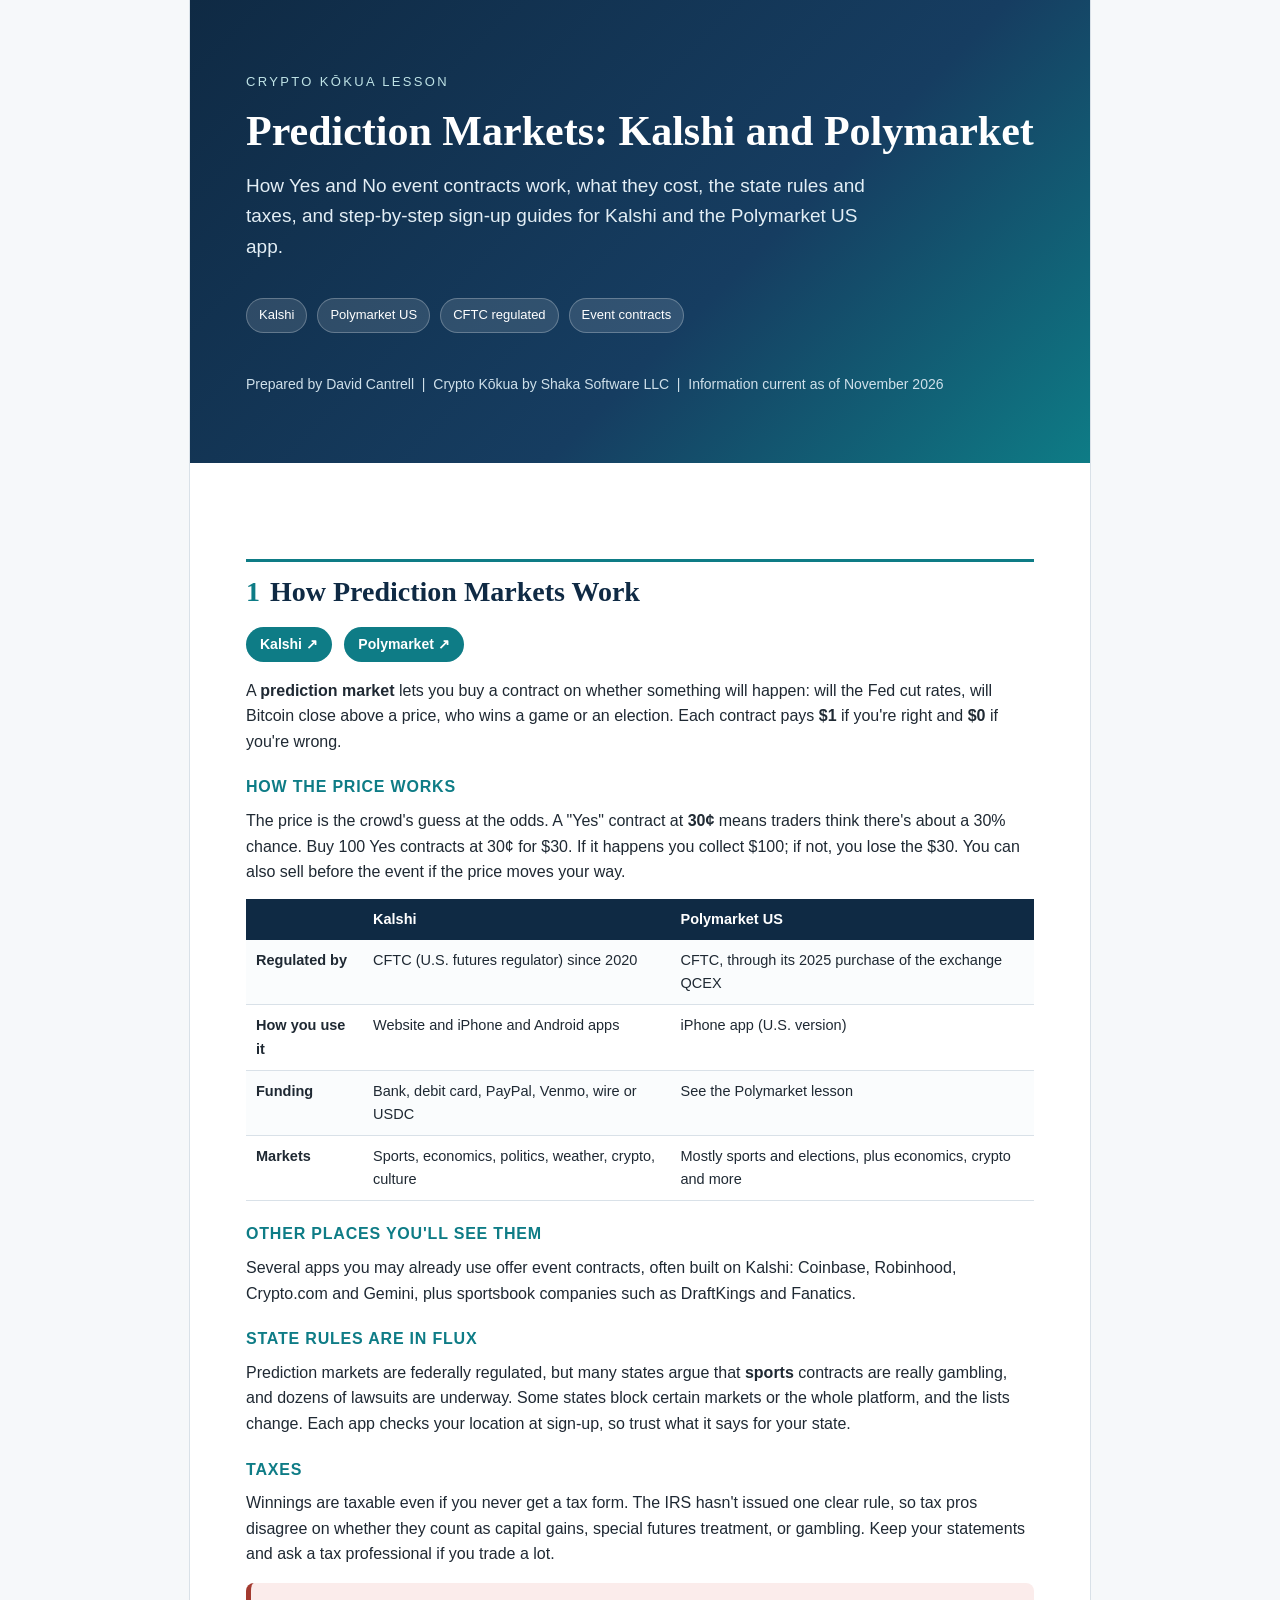
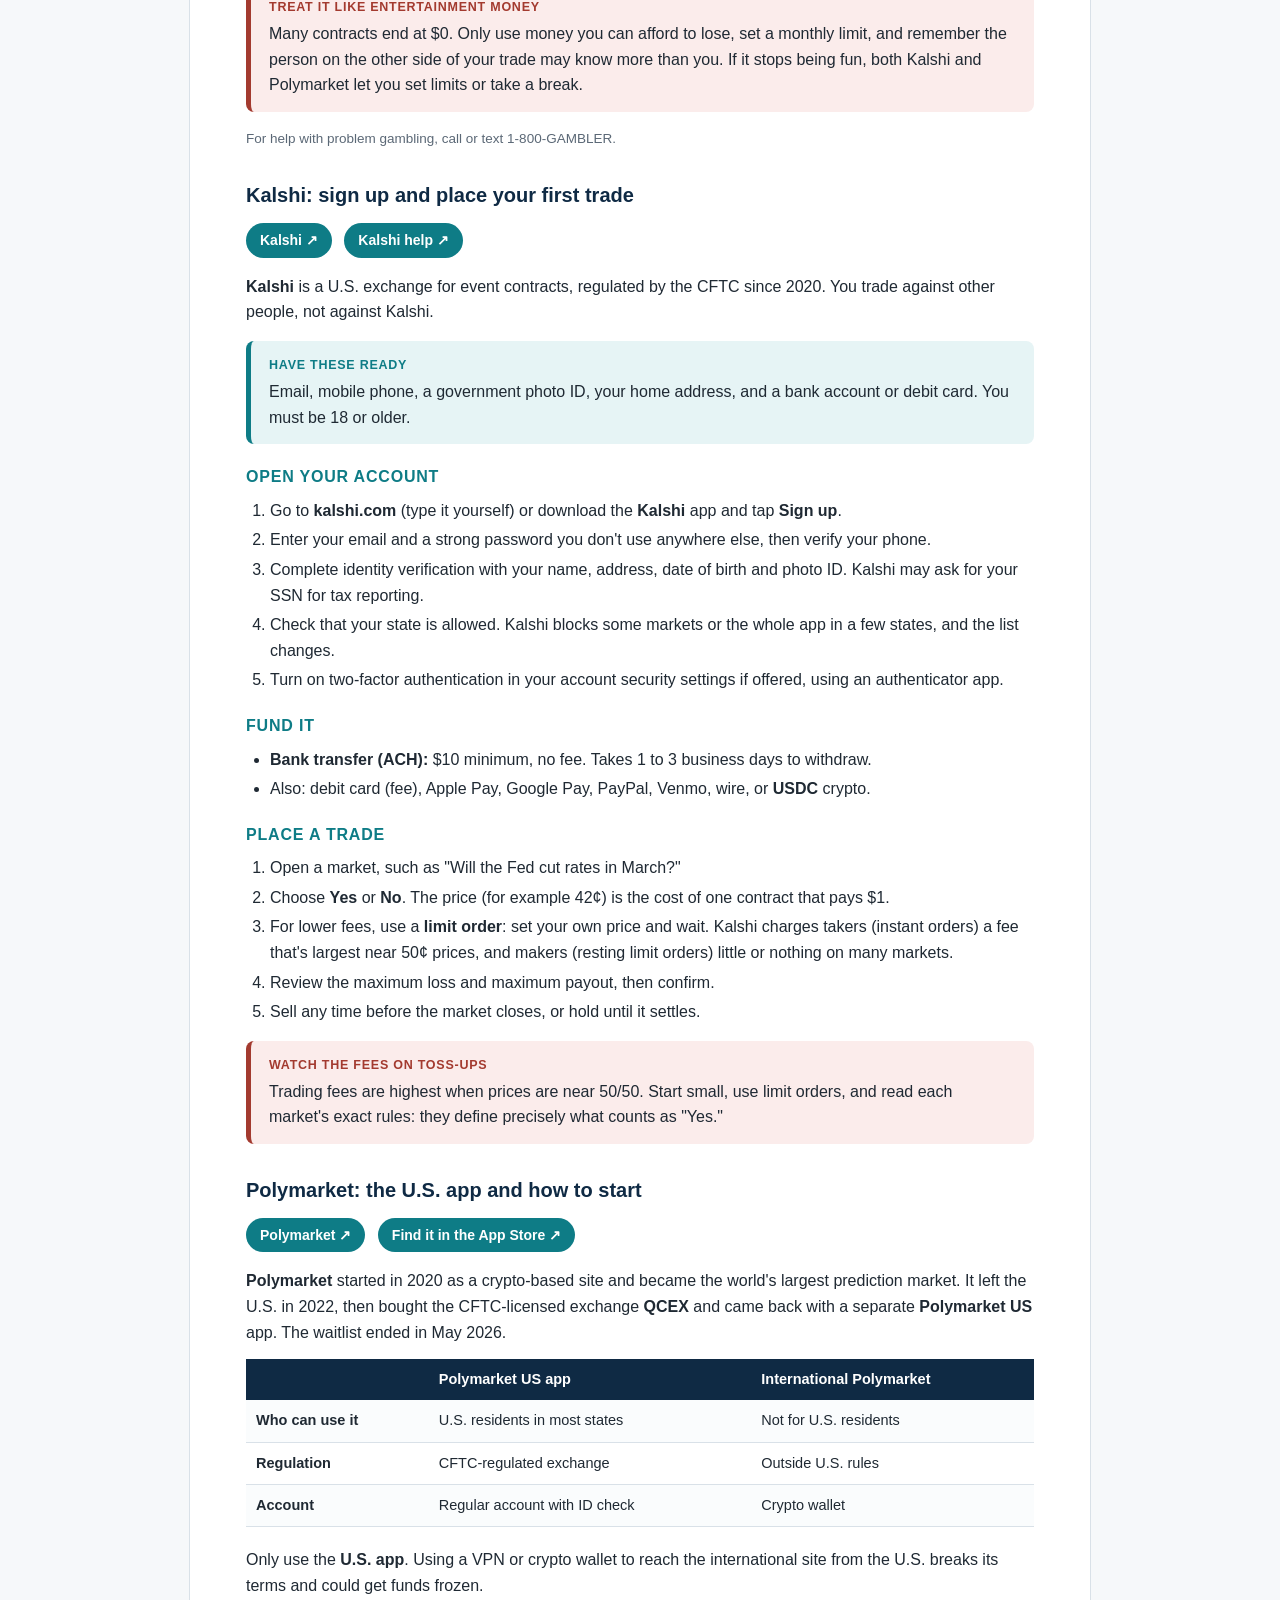
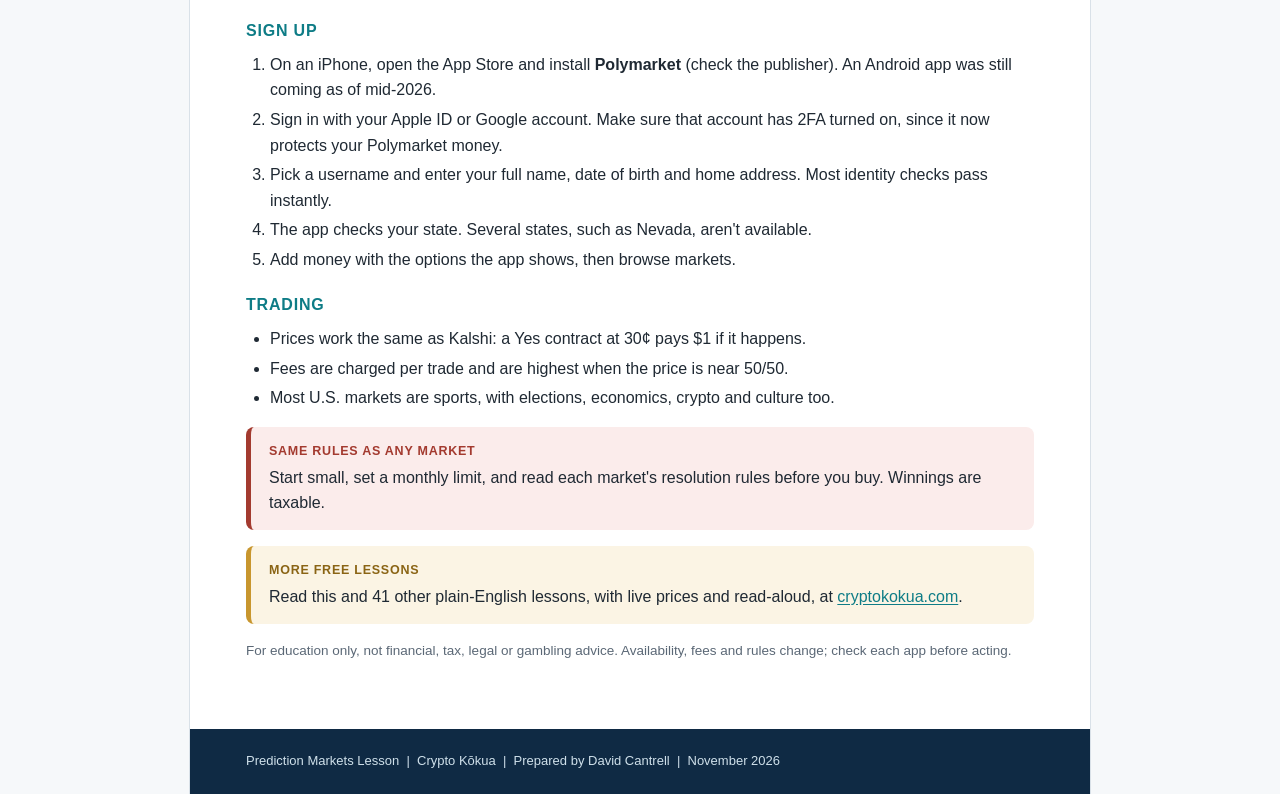
<file: downloads/Crypto_Kokua_Prediction_Markets_Lesson.html>
<!DOCTYPE html>

<html lang="en">
<head>
<meta charset="utf-8"/>
<meta content="width=device-width, initial-scale=1" name="viewport"/>
<title>Prediction Markets: Kalshi and Polymarket | Crypto Kōkua</title>
<style>
  :root{
    --navy:#0f2a44; --teal:#0e7c86; --teal-l:#e6f4f5; --gold:#c8962e; --gold-l:#fbf4e4;
    --red:#a33a2f; --red-l:#fbeceb; --ink:#1f2933; --muted:#5b6876; --line:#d9e1e8; --bg:#f6f8fa;
  }
  *{box-sizing:border-box}
  html{scroll-behavior:smooth}
  body{margin:0;font-family:"Segoe UI",Roboto,"Helvetica Neue",Arial,sans-serif;color:var(--ink);background:var(--bg);line-height:1.6;font-size:16px}
  .page{max-width:900px;margin:0 auto;background:#fff;box-shadow:0 0 0 1px var(--line)}
  .cover{background:linear-gradient(135deg,var(--navy) 0%,#163d61 60%,var(--teal) 100%);color:#fff;padding:72px 56px 56px}
  .cover .eyebrow{letter-spacing:.18em;text-transform:uppercase;font-size:13px;color:#bfe3e6;margin:0 0 14px}
  .cover h1{font-family:Georgia,"Times New Roman",serif;font-size:42px;line-height:1.15;margin:0 0 16px;font-weight:700}
  .cover .sub{font-size:19px;color:#e3eef5;max-width:640px;margin:0 0 36px}
  .cover .meta{display:flex;flex-wrap:wrap;gap:10px}
  .cover .chip{background:rgba(255,255,255,.12);border:1px solid rgba(255,255,255,.25);padding:6px 12px;border-radius:999px;font-size:13px}
  .cover .prepared{margin-top:40px;font-size:14px;color:#cfe0ea}
  main{padding:40px 56px 56px}
  h2{font-family:Georgia,"Times New Roman",serif;color:var(--navy);font-size:28px;margin:56px 0 8px;padding-top:8px;border-top:3px solid var(--teal)}
  h2 .num{color:var(--teal);margin-right:10px}
  h3{color:var(--navy);font-size:20px;margin:30px 0 6px}
  h4{color:var(--teal);font-size:16px;margin:20px 0 4px;text-transform:uppercase;letter-spacing:.05em}
  p{margin:8px 0 12px}
  .lead{font-size:17px;color:var(--muted)}
  ul,ol{padding-left:24px;margin:8px 0 14px}
  li{margin:4px 0}
  a{color:var(--teal);text-decoration:underline;text-underline-offset:2px}
  .toc a,.profile .hd a{text-decoration:none}
  .profile .hd a{color:#fff}
  .profile .hd span a{color:#bfe3e6}
  .go{display:inline-block;margin:4px 8px 4px 0;padding:6px 14px;border-radius:999px;background:var(--teal);color:#fff !important;text-decoration:none !important;font-weight:600;font-size:14px}
  table{width:100%;border-collapse:collapse;margin:14px 0 20px;font-size:14.5px}
  th{background:var(--navy);color:#fff;text-align:left;padding:9px 10px;font-weight:600}
  td{padding:9px 10px;border-bottom:1px solid var(--line);vertical-align:top}
  tr:nth-child(even) td{background:#fafcfd}
  .box{border-radius:8px;padding:14px 18px;margin:16px 0;border-left:5px solid}
  .tip{background:var(--teal-l);border-color:var(--teal)}
  .warn{background:var(--red-l);border-color:var(--red)}
  .note{background:var(--gold-l);border-color:var(--gold)}
  .box strong.label{display:block;text-transform:uppercase;letter-spacing:.06em;font-size:12.5px;margin-bottom:4px}
  .tip strong.label{color:var(--teal)} .warn strong.label{color:var(--red)} .note strong.label{color:#8a6414}
  .toc{background:var(--bg);border:1px solid var(--line);border-radius:10px;padding:20px 26px;margin:10px 0 0}
  .toc h3{margin-top:0}
  .toc ol{columns:2;column-gap:36px;margin:0}
  .toc li{break-inside:avoid}
  .toc a{text-decoration:none;color:var(--ink)}
  .toc a:hover{color:var(--teal)}
  .steps{counter-reset:s;list-style:none;padding-left:0}
  .steps>li{counter-increment:s;position:relative;padding:4px 0 8px 44px;margin:6px 0}
  .steps>li::before{content:counter(s);position:absolute;left:0;top:3px;width:30px;height:30px;border-radius:50%;background:var(--teal);color:#fff;font-weight:700;display:flex;align-items:center;justify-content:center;font-size:14px}
  .grid2{display:grid;grid-template-columns:1fr 1fr;gap:16px;margin:14px 0}
  .card{border:1px solid var(--line);border-radius:10px;padding:16px 18px;background:#fff}
  .card h4{margin-top:0}
  .profile{border:1px solid var(--line);border-radius:12px;overflow:hidden;margin:22px 0}
  .profile .hd{background:var(--navy);color:#fff;padding:14px 20px;display:flex;justify-content:space-between;align-items:baseline;flex-wrap:wrap;gap:8px}
  .profile .hd h3{color:#fff;margin:0;font-size:21px}
  .profile .hd span{font-size:13px;color:#bfe3e6}
  .profile .bd{padding:6px 20px 14px}
  .kv{display:grid;grid-template-columns:170px 1fr;gap:4px 14px;margin:10px 0}
  .kv div:nth-child(odd){font-weight:600;color:var(--navy)}
  .small{font-size:13.5px;color:var(--muted)}
  .disclaimer{margin-top:48px;padding:18px 22px;background:var(--bg);border:1px solid var(--line);border-radius:8px;font-size:13.5px;color:var(--muted)}
  footer{padding:22px 56px;background:var(--navy);color:#cfe0ea;font-size:13px}
  @media (max-width:720px){
    .cover,main,footer{padding-left:22px;padding-right:22px}
    .cover h1{font-size:32px}
    .toc ol{columns:1}
    .grid2{grid-template-columns:1fr}
    .kv{grid-template-columns:1fr}
    table{font-size:13px}
  }
  @media print{
    body{background:#fff;font-size:11.5pt}
    .page{box-shadow:none;max-width:none}
    .cover{-webkit-print-color-adjust:exact;print-color-adjust:exact;page-break-after:always;min-height:96vh}
    th,.box,.profile .hd,footer,.steps>li::before{-webkit-print-color-adjust:exact;print-color-adjust:exact}
    h2{page-break-before:always;margin-top:0}
    h2.nobreak{page-break-before:avoid}
    h3,h4{page-break-after:avoid}
    tr,.box,.card{page-break-inside:avoid}
    thead{display:table-header-group}
    a{color:var(--teal);text-decoration:underline}
  }
</style>
</head>
<body>
<div class="page">
<header class="cover">
<p class="eyebrow">Crypto Kōkua Lesson</p>
<h1>Prediction Markets: Kalshi and Polymarket</h1>
<p class="sub">How Yes and No event contracts work, what they cost, the state rules and taxes, and step-by-step sign-up guides for Kalshi and the Polymarket US app.</p>
<div class="meta"><span class="chip">Kalshi</span><span class="chip">Polymarket US</span><span class="chip">CFTC regulated</span><span class="chip">Event contracts</span></div>
<p class="prepared">Prepared by David Cantrell  |  Crypto Kōkua by Shaka Software LLC  |  Information current as of November 2026</p>
</header>
<main>
<h2 id="p1"><span class="num">1</span>How Prediction Markets Work</h2>
<p><a class="go" href="https://kalshi.com">Kalshi ↗</a> <a class="go" href="https://polymarket.com">Polymarket ↗</a></p>

<p>A <strong>prediction market</strong> lets you buy a contract on whether something will happen: will the Fed cut rates, will Bitcoin close above a price, who wins a game or an election. Each contract pays <strong>$1</strong> if you're right and <strong>$0</strong> if you're wrong.</p>
<h4>How the price works</h4><p>The price is the crowd's guess at the odds. A "Yes" contract at <strong>30¢</strong> means traders think there's about a 30% chance. Buy 100 Yes contracts at 30¢ for $30. If it happens you collect $100; if not, you lose the $30. You can also sell before the event if the price moves your way.</p>
<table><tr><th></th><th>Kalshi</th><th>Polymarket US</th></tr>
<tr><td><strong>Regulated by</strong></td><td>CFTC (U.S. futures regulator) since 2020</td><td>CFTC, through its 2025 purchase of the exchange QCEX</td></tr>
<tr><td><strong>How you use it</strong></td><td>Website and iPhone and Android apps</td><td>iPhone app (U.S. version)</td></tr>
<tr><td><strong>Funding</strong></td><td>Bank, debit card, PayPal, Venmo, wire or USDC</td><td>See the Polymarket lesson</td></tr>
<tr><td><strong>Markets</strong></td><td>Sports, economics, politics, weather, crypto, culture</td><td>Mostly sports and elections, plus economics, crypto and more</td></tr></table>
<h4>Other places you'll see them</h4><p>Several apps you may already use offer event contracts, often built on Kalshi: Coinbase, Robinhood, Crypto.com and Gemini, plus sportsbook companies such as DraftKings and Fanatics.</p>
<h4>State rules are in flux</h4><p>Prediction markets are federally regulated, but many states argue that <strong>sports</strong> contracts are really gambling, and dozens of lawsuits are underway. Some states block certain markets or the whole platform, and the lists change. Each app checks your location at sign-up, so trust what it says for your state.</p>
<h4>Taxes</h4><p>Winnings are taxable even if you never get a tax form. The IRS hasn't issued one clear rule, so tax pros disagree on whether they count as capital gains, special futures treatment, or gambling. Keep your statements and ask a tax professional if you trade a lot.</p>
<div class="box warn"><strong class="label">Treat it like entertainment money</strong>Many contracts end at $0. Only use money you can afford to lose, set a monthly limit, and remember the person on the other side of your trade may know more than you. If it stops being fun, both Kalshi and Polymarket let you set limits or take a break.</div>
<p class="small">For help with problem gambling, call or text 1-800-GAMBLER.</p>
<h3>Kalshi: sign up and place your first trade</h3>
<p><a class="go" href="https://kalshi.com">Kalshi ↗</a> <a class="go" href="https://help.kalshi.com">Kalshi help ↗</a></p>

<p><strong>Kalshi</strong> is a U.S. exchange for event contracts, regulated by the CFTC since 2020. You trade against other people, not against Kalshi.</p>
<div class="box tip"><strong class="label">Have these ready</strong>Email, mobile phone, a government photo ID, your home address, and a bank account or debit card. You must be 18 or older.</div>
<h4>Open your account</h4><ol><li>Go to <strong>kalshi.com</strong> (type it yourself) or download the <strong>Kalshi</strong> app and tap <strong>Sign up</strong>.</li><li>Enter your email and a strong password you don't use anywhere else, then verify your phone.</li><li>Complete identity verification with your name, address, date of birth and photo ID. Kalshi may ask for your SSN for tax reporting.</li><li>Check that your state is allowed. Kalshi blocks some markets or the whole app in a few states, and the list changes.</li><li>Turn on two-factor authentication in your account security settings if offered, using an authenticator app.</li></ol>
<h4>Fund it</h4><ul><li><strong>Bank transfer (ACH):</strong> $10 minimum, no fee. Takes 1 to 3 business days to withdraw.</li><li>Also: debit card (fee), Apple Pay, Google Pay, PayPal, Venmo, wire, or <strong>USDC</strong> crypto.</li></ul>
<h4>Place a trade</h4><ol><li>Open a market, such as "Will the Fed cut rates in March?"</li><li>Choose <strong>Yes</strong> or <strong>No</strong>. The price (for example 42¢) is the cost of one contract that pays $1.</li><li>For lower fees, use a <strong>limit order</strong>: set your own price and wait. Kalshi charges takers (instant orders) a fee that's largest near 50¢ prices, and makers (resting limit orders) little or nothing on many markets.</li><li>Review the maximum loss and maximum payout, then confirm.</li><li>Sell any time before the market closes, or hold until it settles.</li></ol>
<div class="box warn"><strong class="label">Watch the fees on toss-ups</strong>Trading fees are highest when prices are near 50/50. Start small, use limit orders, and read each market's exact rules: they define precisely what counts as "Yes."</div>
<h3>Polymarket: the U.S. app and how to start</h3>
<p><a class="go" href="https://polymarket.com">Polymarket ↗</a> <a class="go" href="https://apps.apple.com/us/search?term=polymarket">Find it in the App Store ↗</a></p>

<p><strong>Polymarket</strong> started in 2020 as a crypto-based site and became the world's largest prediction market. It left the U.S. in 2022, then bought the CFTC-licensed exchange <strong>QCEX</strong> and came back with a separate <strong>Polymarket US</strong> app. The waitlist ended in May 2026.</p>
<table><tr><th></th><th>Polymarket US app</th><th>International Polymarket</th></tr>
<tr><td><strong>Who can use it</strong></td><td>U.S. residents in most states</td><td>Not for U.S. residents</td></tr>
<tr><td><strong>Regulation</strong></td><td>CFTC-regulated exchange</td><td>Outside U.S. rules</td></tr>
<tr><td><strong>Account</strong></td><td>Regular account with ID check</td><td>Crypto wallet</td></tr></table>
<p>Only use the <strong>U.S. app</strong>. Using a VPN or crypto wallet to reach the international site from the U.S. breaks its terms and could get funds frozen.</p>
<h4>Sign up</h4><ol><li>On an iPhone, open the App Store and install <strong>Polymarket</strong> (check the publisher). An Android app was still coming as of mid-2026.</li><li>Sign in with your Apple ID or Google account. Make sure that account has 2FA turned on, since it now protects your Polymarket money.</li><li>Pick a username and enter your full name, date of birth and home address. Most identity checks pass instantly.</li><li>The app checks your state. Several states, such as Nevada, aren't available.</li><li>Add money with the options the app shows, then browse markets.</li></ol>
<h4>Trading</h4><ul><li>Prices work the same as Kalshi: a Yes contract at 30¢ pays $1 if it happens.</li><li>Fees are charged per trade and are highest when the price is near 50/50.</li><li>Most U.S. markets are sports, with elections, economics, crypto and culture too.</li></ul>
<div class="box warn"><strong class="label">Same rules as any market</strong>Start small, set a monthly limit, and read each market's resolution rules before you buy. Winnings are taxable.</div>

<div class="box note"><strong class="label">More free lessons</strong>Read this and 41 other plain-English lessons, with live prices and read-aloud, at <a href="https://www.cryptokokua.com">cryptokokua.com</a>.</div>
<p class="small">For education only, not financial, tax, legal or gambling advice. Availability, fees and rules change; check each app before acting.</p>
</main>
<footer>Prediction Markets Lesson  |  Crypto Kōkua  |  Prepared by David Cantrell  |  November 2026</footer>
</div>
</body></html>
</file>
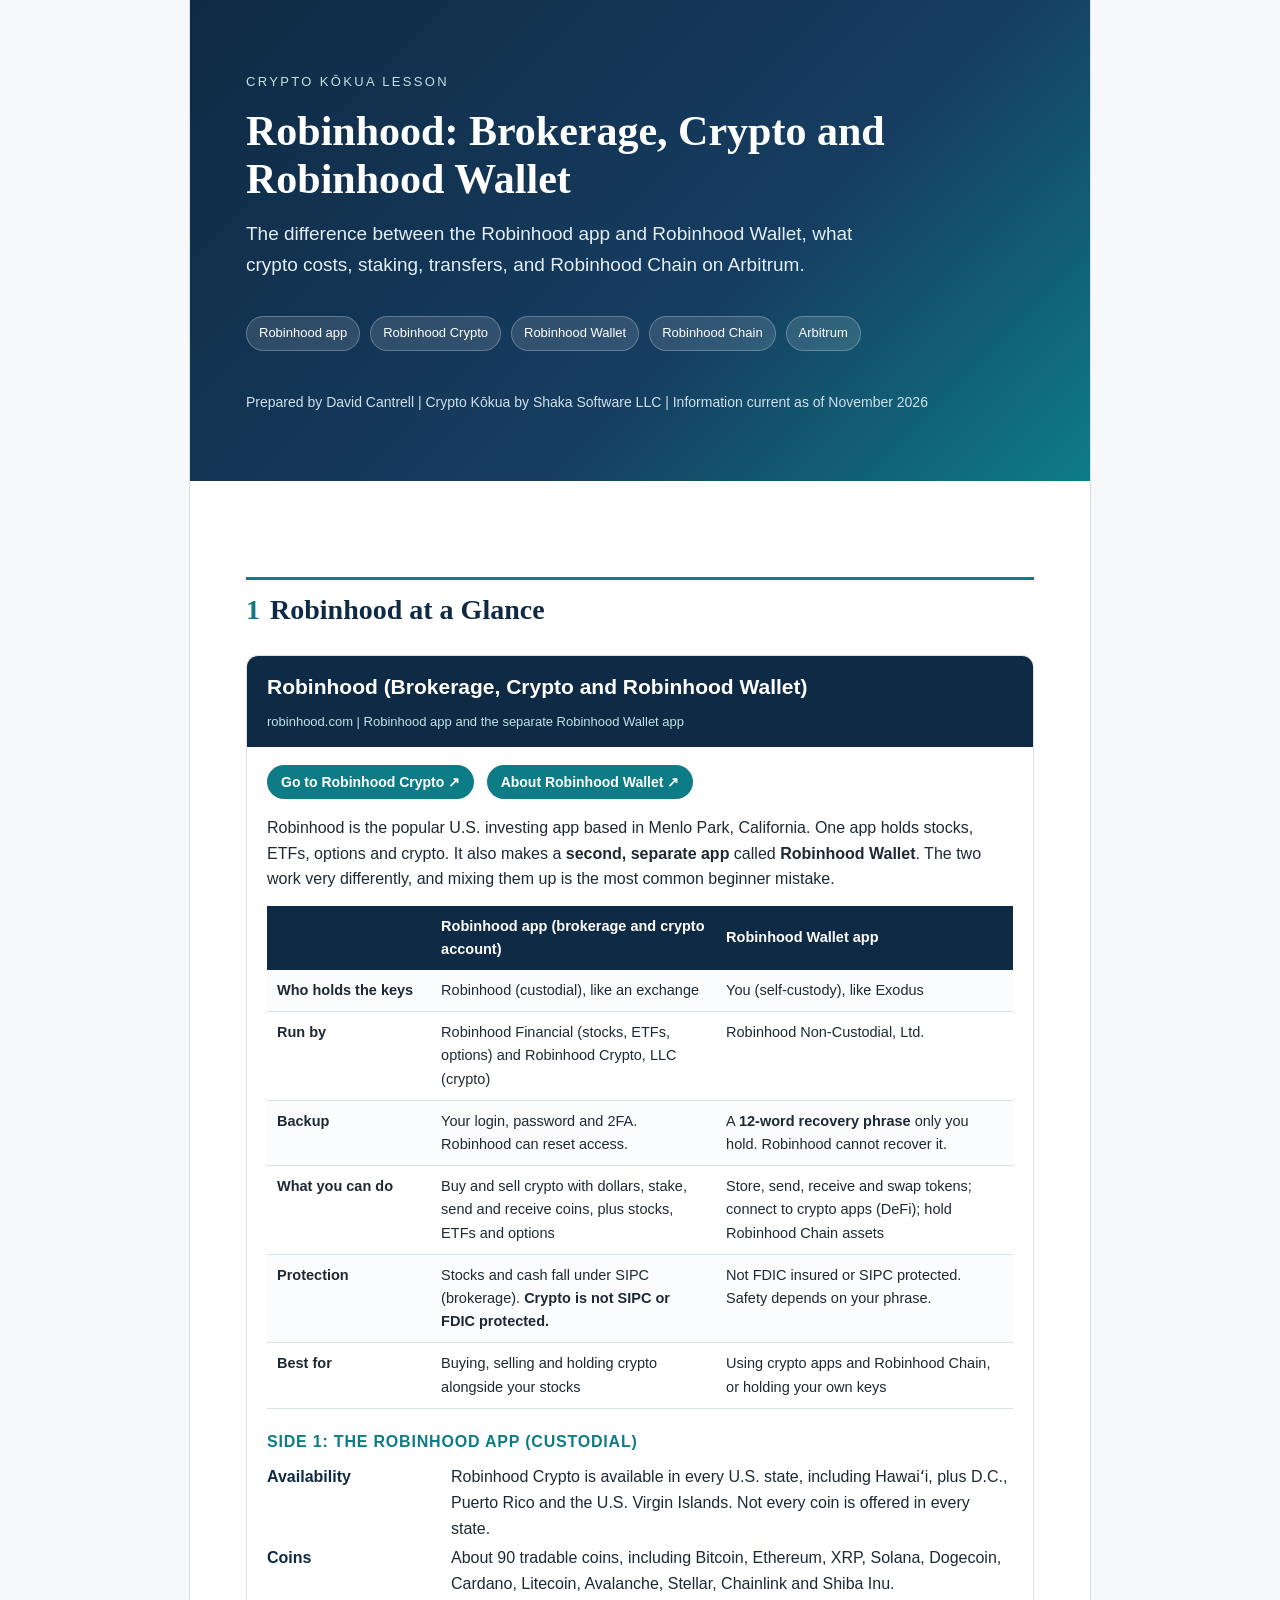
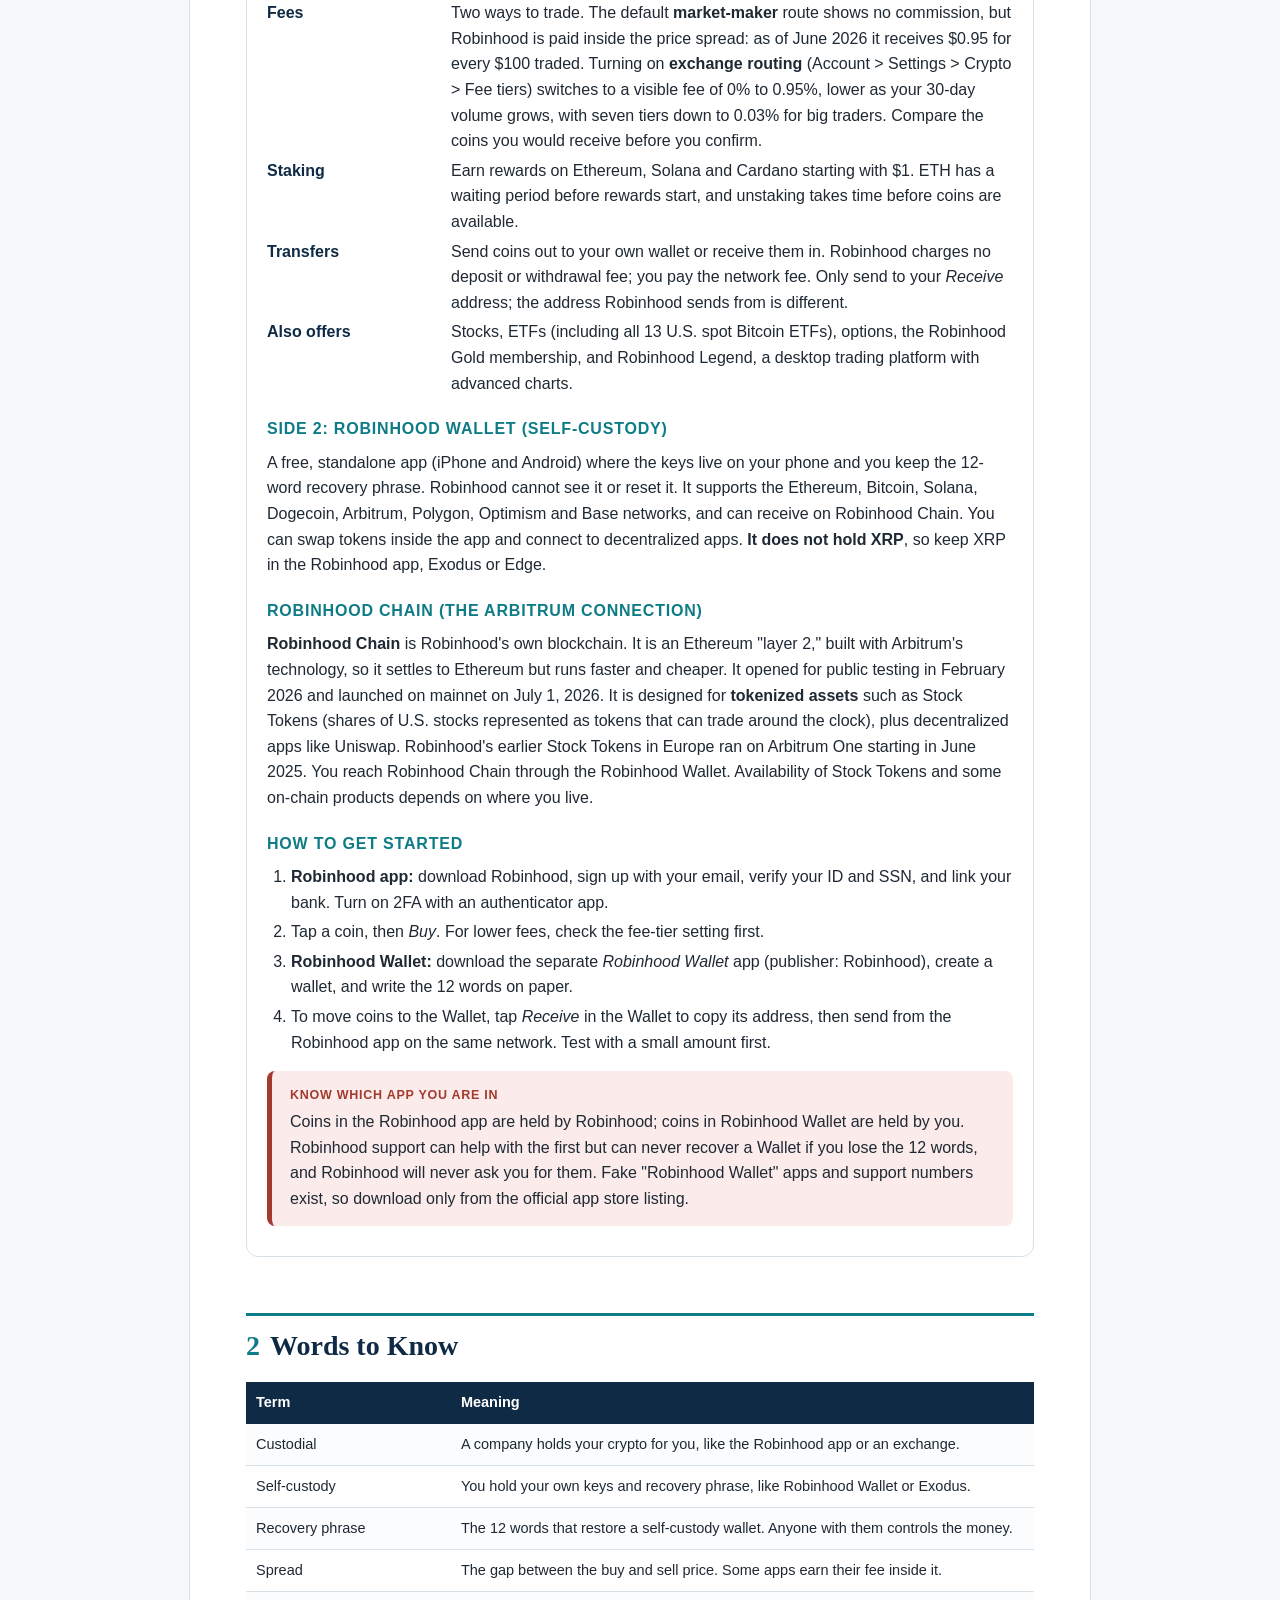
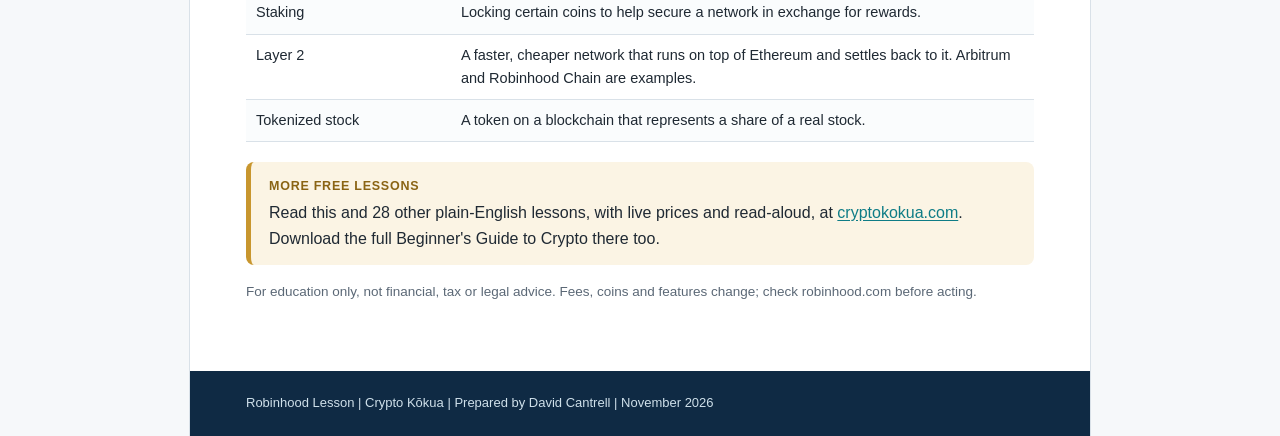
<file: downloads/Crypto_Kokua_Robinhood_Lesson.html>
<!DOCTYPE html>

<html lang="en">
<head>
<meta charset="utf-8"/>
<meta content="width=device-width, initial-scale=1" name="viewport"/>
<title>Robinhood: Brokerage, Crypto and Robinhood Wallet | Crypto Kōkua</title>
<style>
  :root{
    --navy:#0f2a44; --teal:#0e7c86; --teal-l:#e6f4f5; --gold:#c8962e; --gold-l:#fbf4e4;
    --red:#a33a2f; --red-l:#fbeceb; --ink:#1f2933; --muted:#5b6876; --line:#d9e1e8; --bg:#f6f8fa;
  }
  *{box-sizing:border-box}
  html{scroll-behavior:smooth}
  body{margin:0;font-family:"Segoe UI",Roboto,"Helvetica Neue",Arial,sans-serif;color:var(--ink);background:var(--bg);line-height:1.6;font-size:16px}
  .page{max-width:900px;margin:0 auto;background:#fff;box-shadow:0 0 0 1px var(--line)}
  .cover{background:linear-gradient(135deg,var(--navy) 0%,#163d61 60%,var(--teal) 100%);color:#fff;padding:72px 56px 56px}
  .cover .eyebrow{letter-spacing:.18em;text-transform:uppercase;font-size:13px;color:#bfe3e6;margin:0 0 14px}
  .cover h1{font-family:Georgia,"Times New Roman",serif;font-size:42px;line-height:1.15;margin:0 0 16px;font-weight:700}
  .cover .sub{font-size:19px;color:#e3eef5;max-width:640px;margin:0 0 36px}
  .cover .meta{display:flex;flex-wrap:wrap;gap:10px}
  .cover .chip{background:rgba(255,255,255,.12);border:1px solid rgba(255,255,255,.25);padding:6px 12px;border-radius:999px;font-size:13px}
  .cover .prepared{margin-top:40px;font-size:14px;color:#cfe0ea}
  main{padding:40px 56px 56px}
  h2{font-family:Georgia,"Times New Roman",serif;color:var(--navy);font-size:28px;margin:56px 0 8px;padding-top:8px;border-top:3px solid var(--teal)}
  h2 .num{color:var(--teal);margin-right:10px}
  h3{color:var(--navy);font-size:20px;margin:30px 0 6px}
  h4{color:var(--teal);font-size:16px;margin:20px 0 4px;text-transform:uppercase;letter-spacing:.05em}
  p{margin:8px 0 12px}
  .lead{font-size:17px;color:var(--muted)}
  ul,ol{padding-left:24px;margin:8px 0 14px}
  li{margin:4px 0}
  a{color:var(--teal);text-decoration:underline;text-underline-offset:2px}
  .toc a,.profile .hd a{text-decoration:none}
  .profile .hd a{color:#fff}
  .profile .hd span a{color:#bfe3e6}
  .go{display:inline-block;margin:4px 8px 4px 0;padding:6px 14px;border-radius:999px;background:var(--teal);color:#fff !important;text-decoration:none !important;font-weight:600;font-size:14px}
  table{width:100%;border-collapse:collapse;margin:14px 0 20px;font-size:14.5px}
  th{background:var(--navy);color:#fff;text-align:left;padding:9px 10px;font-weight:600}
  td{padding:9px 10px;border-bottom:1px solid var(--line);vertical-align:top}
  tr:nth-child(even) td{background:#fafcfd}
  .box{border-radius:8px;padding:14px 18px;margin:16px 0;border-left:5px solid}
  .tip{background:var(--teal-l);border-color:var(--teal)}
  .warn{background:var(--red-l);border-color:var(--red)}
  .note{background:var(--gold-l);border-color:var(--gold)}
  .box strong.label{display:block;text-transform:uppercase;letter-spacing:.06em;font-size:12.5px;margin-bottom:4px}
  .tip strong.label{color:var(--teal)} .warn strong.label{color:var(--red)} .note strong.label{color:#8a6414}
  .toc{background:var(--bg);border:1px solid var(--line);border-radius:10px;padding:20px 26px;margin:10px 0 0}
  .toc h3{margin-top:0}
  .toc ol{columns:2;column-gap:36px;margin:0}
  .toc li{break-inside:avoid}
  .toc a{text-decoration:none;color:var(--ink)}
  .toc a:hover{color:var(--teal)}
  .steps{counter-reset:s;list-style:none;padding-left:0}
  .steps>li{counter-increment:s;position:relative;padding:4px 0 8px 44px;margin:6px 0}
  .steps>li::before{content:counter(s);position:absolute;left:0;top:3px;width:30px;height:30px;border-radius:50%;background:var(--teal);color:#fff;font-weight:700;display:flex;align-items:center;justify-content:center;font-size:14px}
  .grid2{display:grid;grid-template-columns:1fr 1fr;gap:16px;margin:14px 0}
  .card{border:1px solid var(--line);border-radius:10px;padding:16px 18px;background:#fff}
  .card h4{margin-top:0}
  .profile{border:1px solid var(--line);border-radius:12px;overflow:hidden;margin:22px 0}
  .profile .hd{background:var(--navy);color:#fff;padding:14px 20px;display:flex;justify-content:space-between;align-items:baseline;flex-wrap:wrap;gap:8px}
  .profile .hd h3{color:#fff;margin:0;font-size:21px}
  .profile .hd span{font-size:13px;color:#bfe3e6}
  .profile .bd{padding:6px 20px 14px}
  .kv{display:grid;grid-template-columns:170px 1fr;gap:4px 14px;margin:10px 0}
  .kv div:nth-child(odd){font-weight:600;color:var(--navy)}
  .small{font-size:13.5px;color:var(--muted)}
  .disclaimer{margin-top:48px;padding:18px 22px;background:var(--bg);border:1px solid var(--line);border-radius:8px;font-size:13.5px;color:var(--muted)}
  footer{padding:22px 56px;background:var(--navy);color:#cfe0ea;font-size:13px}
  @media (max-width:720px){
    .cover,main,footer{padding-left:22px;padding-right:22px}
    .cover h1{font-size:32px}
    .toc ol{columns:1}
    .grid2{grid-template-columns:1fr}
    .kv{grid-template-columns:1fr}
    table{font-size:13px}
  }
  @media print{
    body{background:#fff;font-size:11.5pt}
    .page{box-shadow:none;max-width:none}
    .cover{-webkit-print-color-adjust:exact;print-color-adjust:exact;page-break-after:always;min-height:96vh}
    th,.box,.profile .hd,footer,.steps>li::before{-webkit-print-color-adjust:exact;print-color-adjust:exact}
    h2{page-break-before:always;margin-top:0}
    h2.nobreak{page-break-before:avoid}
    h3,h4{page-break-after:avoid}
    tr,.box,.card{page-break-inside:avoid}
    thead{display:table-header-group}
    a{color:var(--teal);text-decoration:underline}
  }
</style>
</head>
<body>
<div class="page">
<header class="cover">
<p class="eyebrow">Crypto Kōkua Lesson</p>
<h1>Robinhood: Brokerage, Crypto and Robinhood Wallet</h1>
<p class="sub">The difference between the Robinhood app and Robinhood Wallet, what crypto costs, staking, transfers, and Robinhood Chain on Arbitrum.</p>
<div class="meta"><span class="chip">Robinhood app</span><span class="chip">Robinhood Crypto</span><span class="chip">Robinhood Wallet</span><span class="chip">Robinhood Chain</span><span class="chip">Arbitrum</span></div>
<p class="prepared">Prepared by David Cantrell  |  Crypto Kōkua by Shaka Software LLC  |  Information current as of November 2026</p>
</header>
<main>
<h2 id="r1"><span class="num">1</span>Robinhood at a Glance</h2>
<div class="profile"><div class="hd"><h3><a href="https://robinhood.com">Robinhood (Brokerage, Crypto and Robinhood Wallet)</a></h3><span><a href="https://robinhood.com">robinhood.com</a>  |  Robinhood app and the separate Robinhood Wallet app</span></div><div class="bd"><p><a class="go" href="https://robinhood.com/us/en/about/crypto/">Go to Robinhood Crypto ↗</a> <a class="go" href="https://robinhood.com/us/en/support/articles/robinhood-wallet/">About Robinhood Wallet ↗</a></p>
<p>Robinhood is the popular U.S. investing app based in Menlo Park, California. One app holds stocks, ETFs, options and crypto. It also makes a <strong>second, separate app</strong> called <strong>Robinhood Wallet</strong>. The two work very differently, and mixing them up is the most common beginner mistake.</p>
<table>
<tr><th style="width:22%"></th><th>Robinhood app (brokerage and crypto account)</th><th>Robinhood Wallet app</th></tr>
<tr><td><strong>Who holds the keys</strong></td><td>Robinhood (custodial), like an exchange</td><td>You (self-custody), like Exodus</td></tr>
<tr><td><strong>Run by</strong></td><td>Robinhood Financial (stocks, ETFs, options) and Robinhood Crypto, LLC (crypto)</td><td>Robinhood Non-Custodial, Ltd.</td></tr>
<tr><td><strong>Backup</strong></td><td>Your login, password and 2FA. Robinhood can reset access.</td><td>A <strong>12-word recovery phrase</strong> only you hold. Robinhood cannot recover it.</td></tr>
<tr><td><strong>What you can do</strong></td><td>Buy and sell crypto with dollars, stake, send and receive coins, plus stocks, ETFs and options</td><td>Store, send, receive and swap tokens; connect to crypto apps (DeFi); hold Robinhood Chain assets</td></tr>
<tr><td><strong>Protection</strong></td><td>Stocks and cash fall under SIPC (brokerage). <strong>Crypto is not SIPC or FDIC protected.</strong></td><td>Not FDIC insured or SIPC protected. Safety depends on your phrase.</td></tr>
<tr><td><strong>Best for</strong></td><td>Buying, selling and holding crypto alongside your stocks</td><td>Using crypto apps and Robinhood Chain, or holding your own keys</td></tr>
</table>
<h4>Side 1: the Robinhood app (custodial)</h4>
<div class="kv">
<div>Availability</div><div>Robinhood Crypto is available in every U.S. state, including Hawaiʻi, plus D.C., Puerto Rico and the U.S. Virgin Islands. Not every coin is offered in every state.</div>
<div>Coins</div><div>About 90 tradable coins, including Bitcoin, Ethereum, XRP, Solana, Dogecoin, Cardano, Litecoin, Avalanche, Stellar, Chainlink and Shiba Inu.</div>
<div>Fees</div><div>Two ways to trade. The default <strong>market-maker</strong> route shows no commission, but Robinhood is paid inside the price spread: as of June 2026 it receives $0.95 for every $100 traded. Turning on <strong>exchange routing</strong> (Account &gt; Settings &gt; Crypto &gt; Fee tiers) switches to a visible fee of 0% to 0.95%, lower as your 30-day volume grows, with seven tiers down to 0.03% for big traders. Compare the coins you would receive before you confirm.</div>
<div>Staking</div><div>Earn rewards on Ethereum, Solana and Cardano starting with $1. ETH has a waiting period before rewards start, and unstaking takes time before coins are available.</div>
<div>Transfers</div><div>Send coins out to your own wallet or receive them in. Robinhood charges no deposit or withdrawal fee; you pay the network fee. Only send to your <em>Receive</em> address; the address Robinhood sends from is different.</div>
<div>Also offers</div><div>Stocks, ETFs (including all 13 U.S. spot Bitcoin ETFs), options, the Robinhood Gold membership, and Robinhood Legend, a desktop trading platform with advanced charts.</div>
</div>
<h4>Side 2: Robinhood Wallet (self-custody)</h4>
<p>A free, standalone app (iPhone and Android) where the keys live on your phone and you keep the 12-word recovery phrase. Robinhood cannot see it or reset it. It supports the Ethereum, Bitcoin, Solana, Dogecoin, Arbitrum, Polygon, Optimism and Base networks, and can receive on Robinhood Chain. You can swap tokens inside the app and connect to decentralized apps. <strong>It does not hold XRP</strong>, so keep XRP in the Robinhood app, Exodus or Edge.</p>
<h4>Robinhood Chain (the Arbitrum connection)</h4>
<p><strong>Robinhood Chain</strong> is Robinhood's own blockchain. It is an Ethereum "layer 2," built with Arbitrum's technology, so it settles to Ethereum but runs faster and cheaper. It opened for public testing in February 2026 and launched on mainnet on July 1, 2026. It is designed for <strong>tokenized assets</strong> such as Stock Tokens (shares of U.S. stocks represented as tokens that can trade around the clock), plus decentralized apps like Uniswap. Robinhood's earlier Stock Tokens in Europe ran on Arbitrum One starting in June 2025. You reach Robinhood Chain through the Robinhood Wallet. Availability of Stock Tokens and some on-chain products depends on where you live.</p>
<h4>How to get started</h4>
<ol><li><strong>Robinhood app:</strong> download Robinhood, sign up with your email, verify your ID and SSN, and link your bank. Turn on 2FA with an authenticator app.</li><li>Tap a coin, then <em>Buy</em>. For lower fees, check the fee-tier setting first.</li><li><strong>Robinhood Wallet:</strong> download the separate <em>Robinhood Wallet</em> app (publisher: Robinhood), create a wallet, and write the 12 words on paper.</li><li>To move coins to the Wallet, tap <em>Receive</em> in the Wallet to copy its address, then send from the Robinhood app on the same network. Test with a small amount first.</li></ol>
<div class="box warn"><strong class="label">Know which app you are in</strong>Coins in the Robinhood app are held by Robinhood; coins in Robinhood Wallet are held by you. Robinhood support can help with the first but can never recover a Wallet if you lose the 12 words, and Robinhood will never ask you for them. Fake "Robinhood Wallet" apps and support numbers exist, so download only from the official app store listing.</div>
</div></div>

<h2 id="r2"><span class="num">2</span>Words to Know</h2>
<table>
<tr><th style="width:26%">Term</th><th>Meaning</th></tr>
<tr><td>Custodial</td><td>A company holds your crypto for you, like the Robinhood app or an exchange.</td></tr>
<tr><td>Self-custody</td><td>You hold your own keys and recovery phrase, like Robinhood Wallet or Exodus.</td></tr>
<tr><td>Recovery phrase</td><td>The 12 words that restore a self-custody wallet. Anyone with them controls the money.</td></tr>
<tr><td>Spread</td><td>The gap between the buy and sell price. Some apps earn their fee inside it.</td></tr>
<tr><td>Staking</td><td>Locking certain coins to help secure a network in exchange for rewards.</td></tr>
<tr><td>Layer 2</td><td>A faster, cheaper network that runs on top of Ethereum and settles back to it. Arbitrum and Robinhood Chain are examples.</td></tr>
<tr><td>Tokenized stock</td><td>A token on a blockchain that represents a share of a real stock.</td></tr>
</table>
<div class="box note"><strong class="label">More free lessons</strong>Read this and 28 other plain-English lessons, with live prices and read-aloud, at <a href="https://www.cryptokokua.com">cryptokokua.com</a>. Download the full Beginner's Guide to Crypto there too.</div>
<p class="small">For education only, not financial, tax or legal advice. Fees, coins and features change; check robinhood.com before acting.</p>
</main>
<footer>Robinhood Lesson  |  Crypto Kōkua  |  Prepared by David Cantrell  |  November 2026</footer>
</div>
</body></html>
</file>
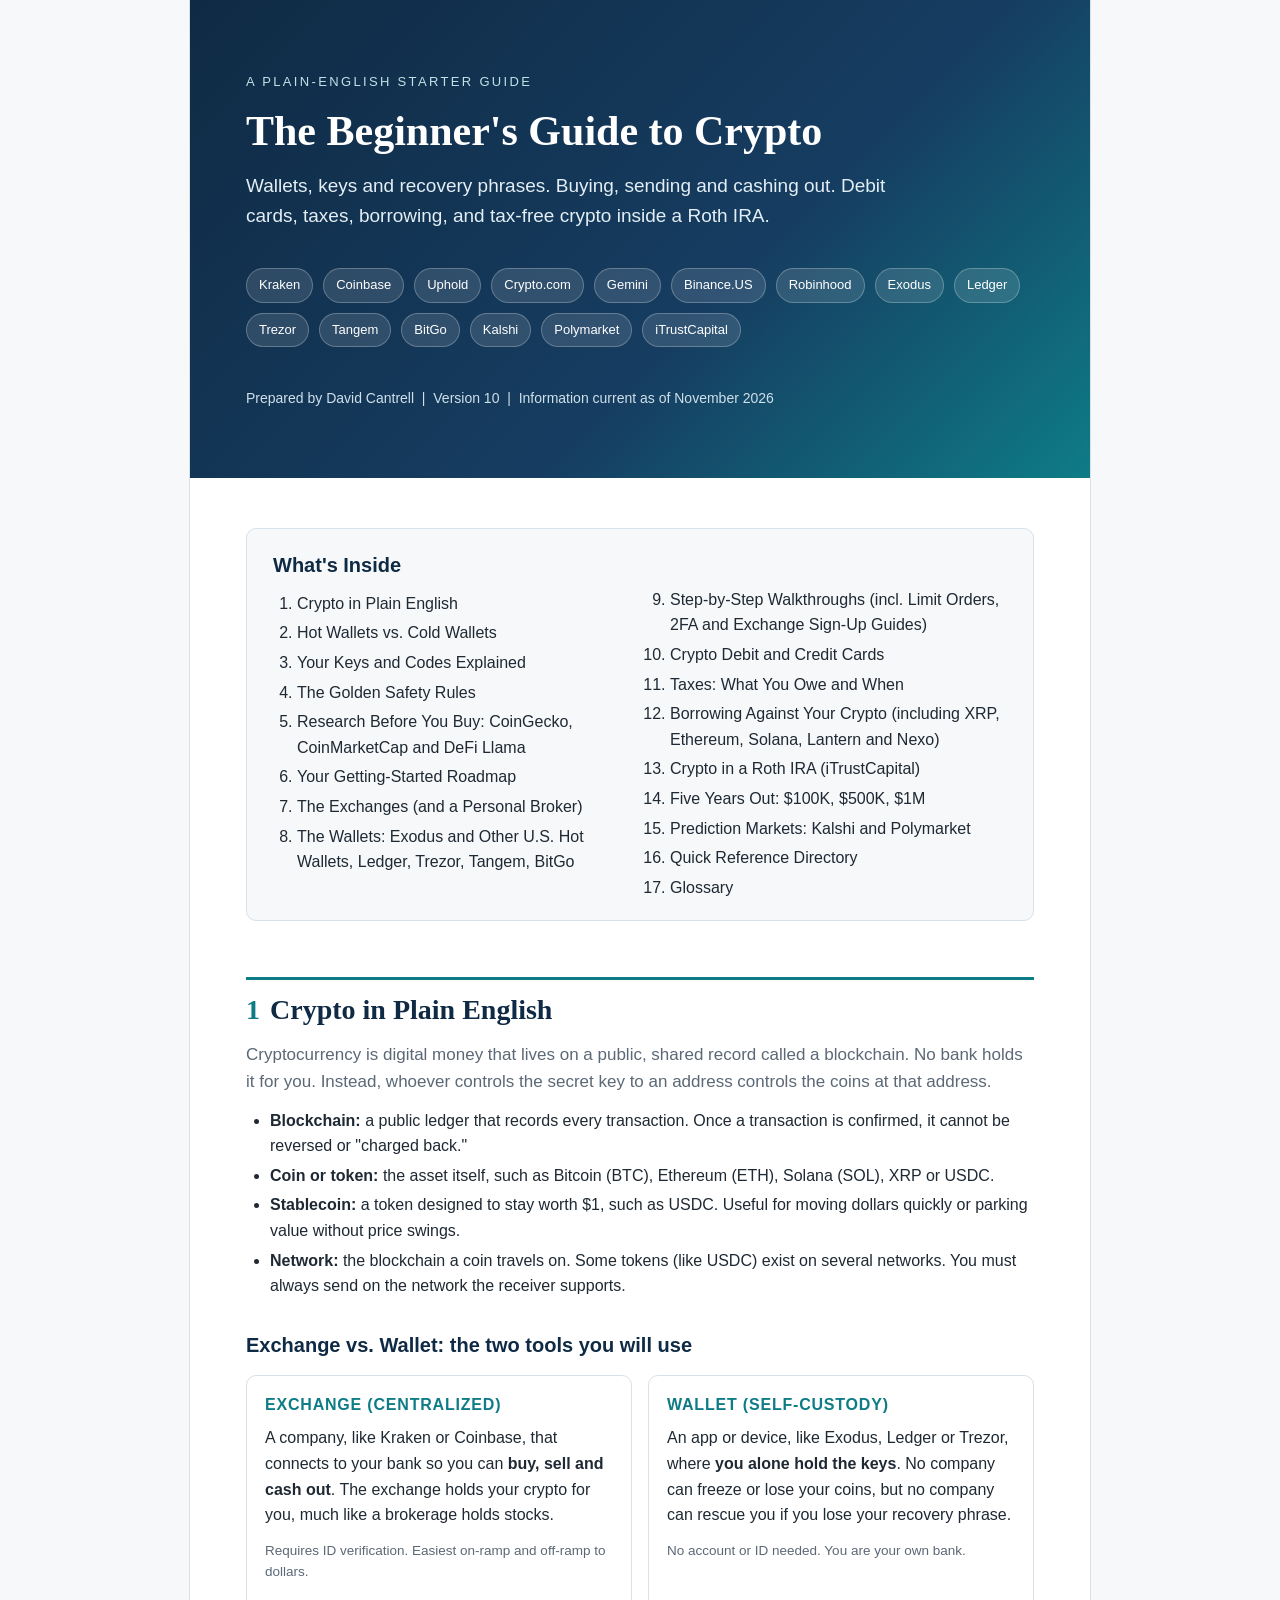
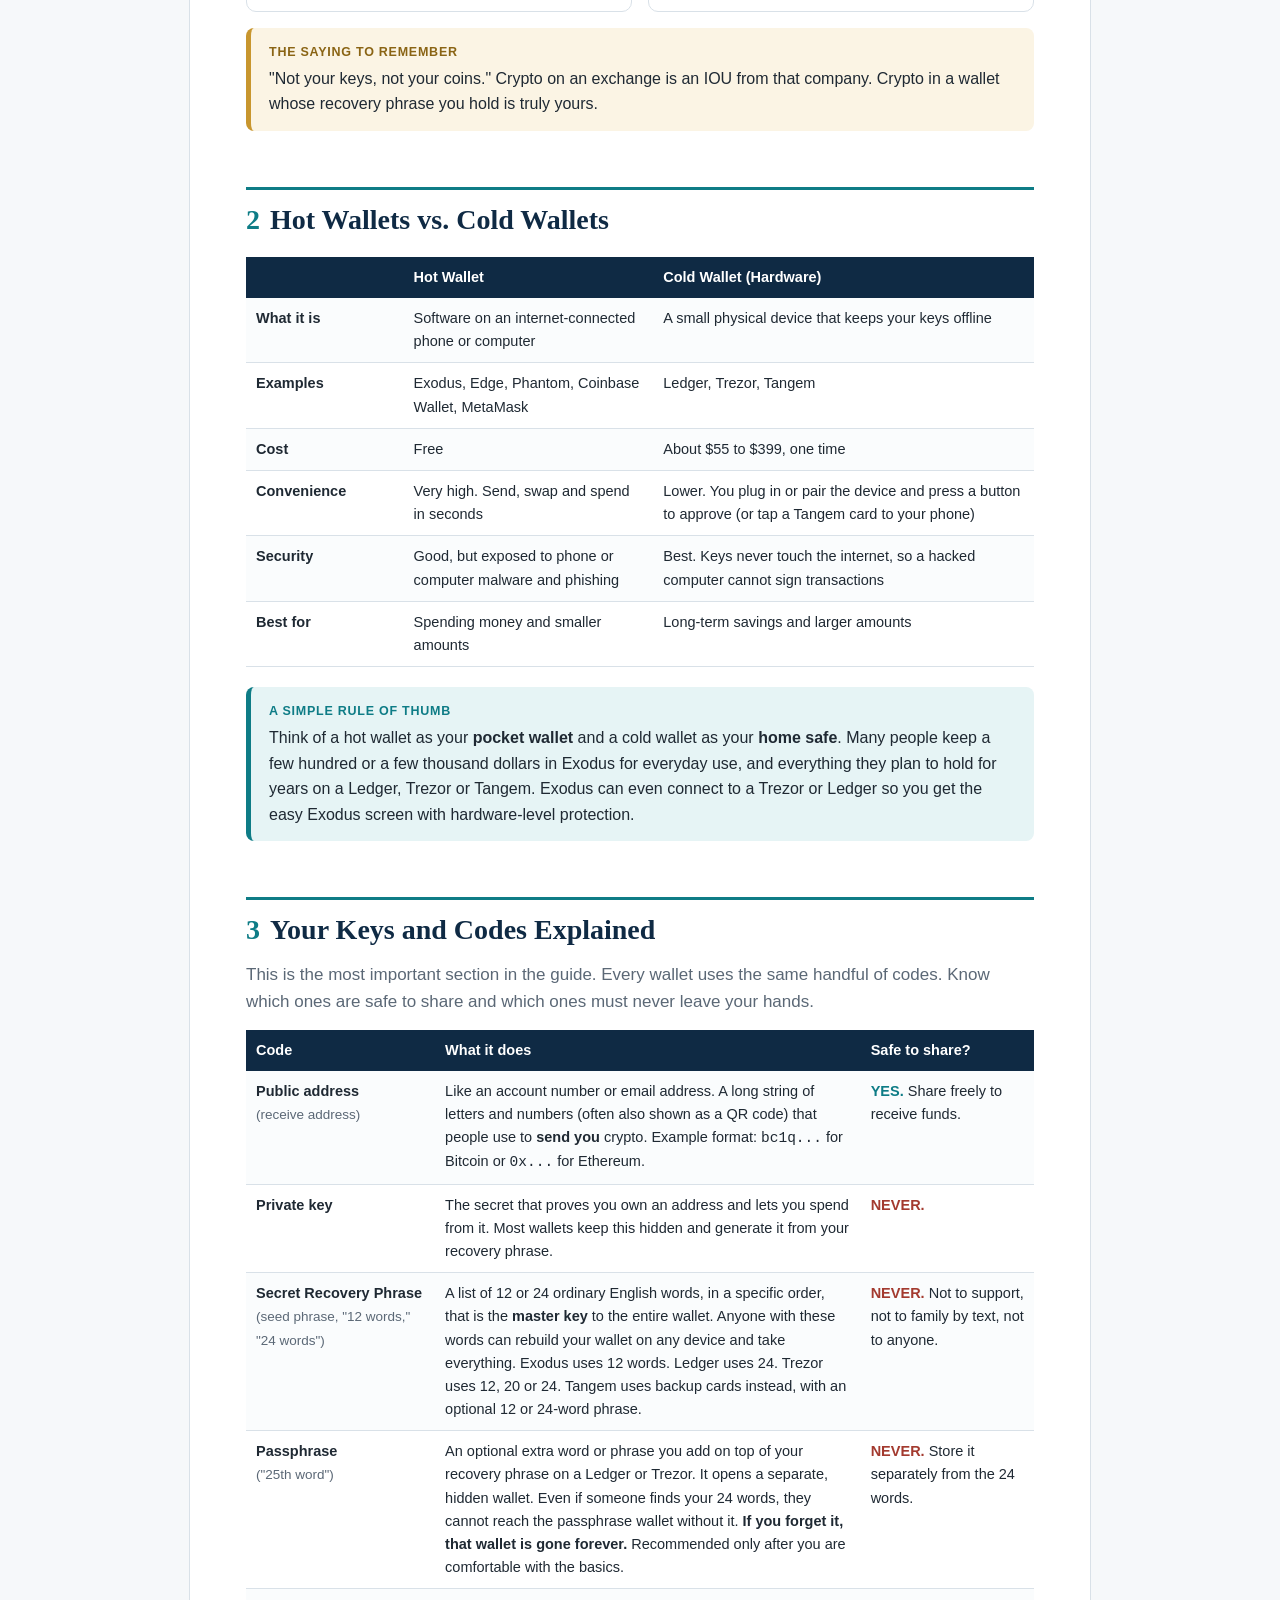
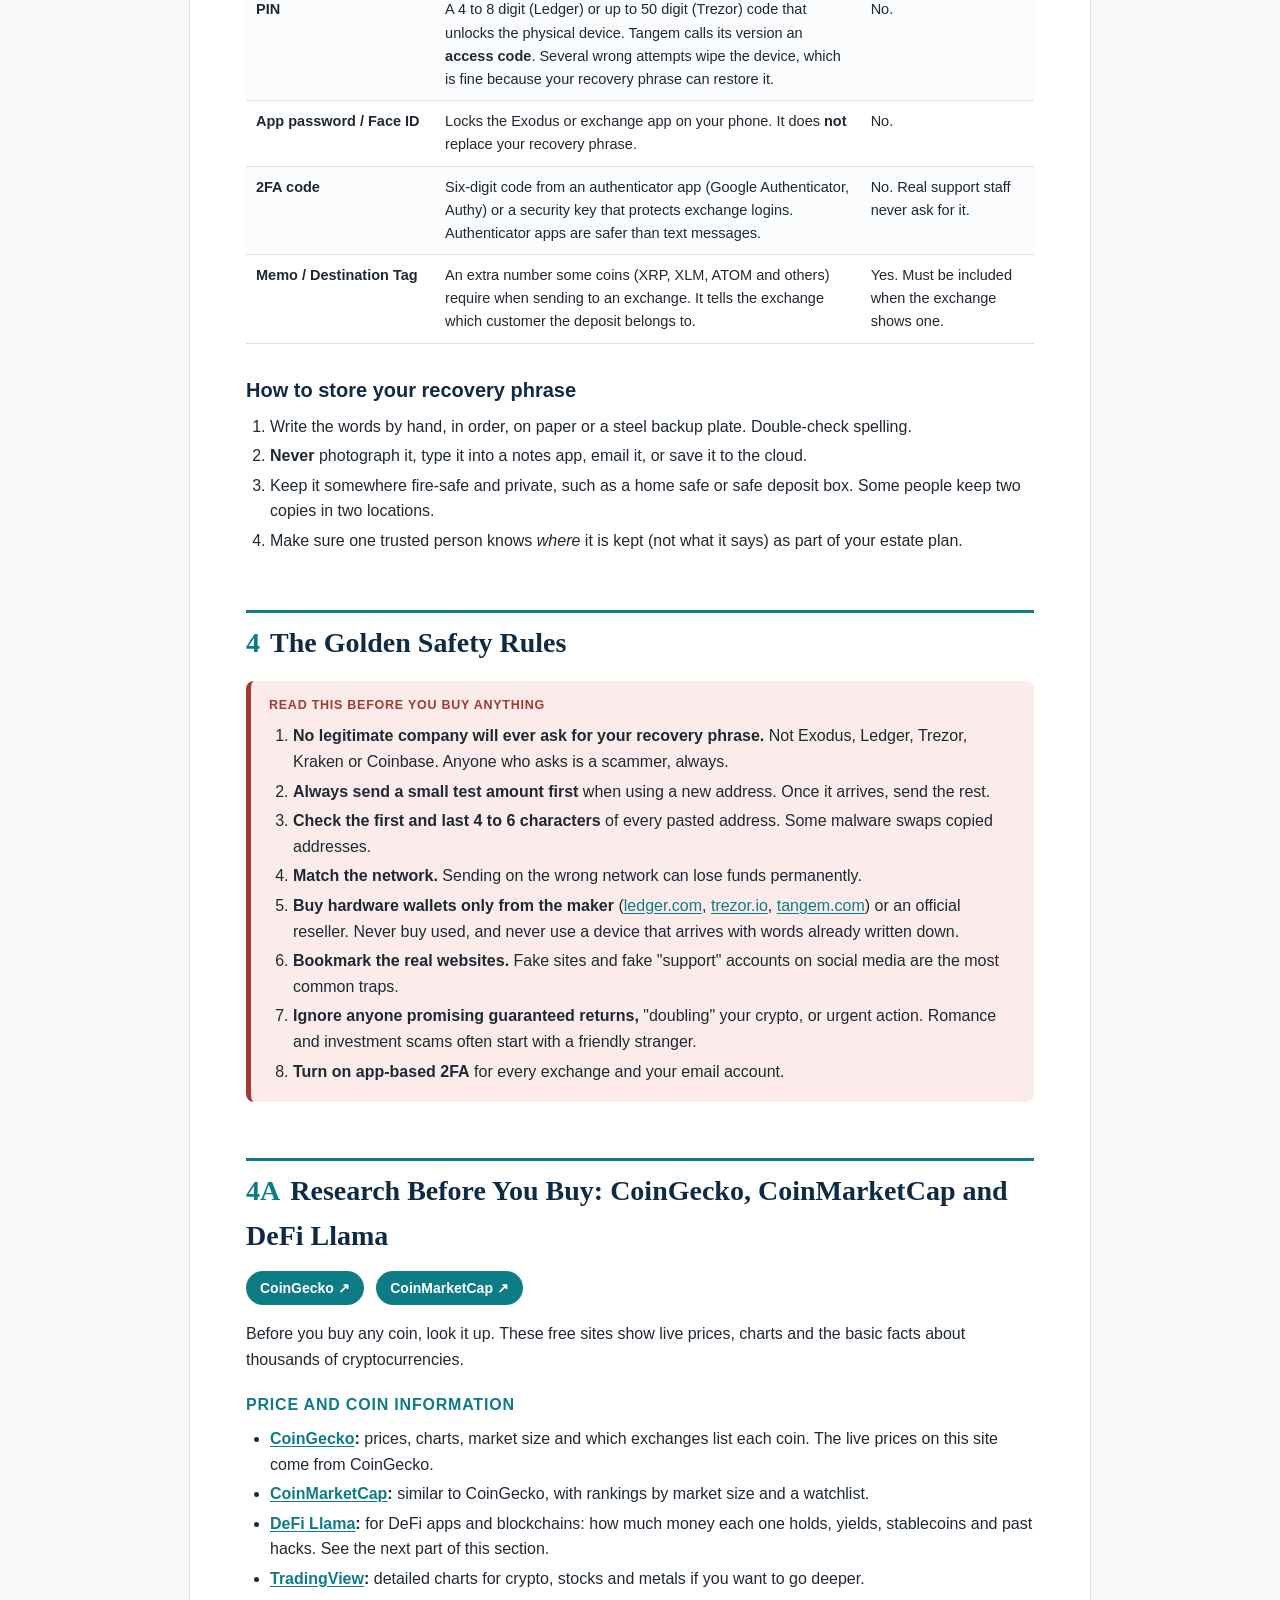
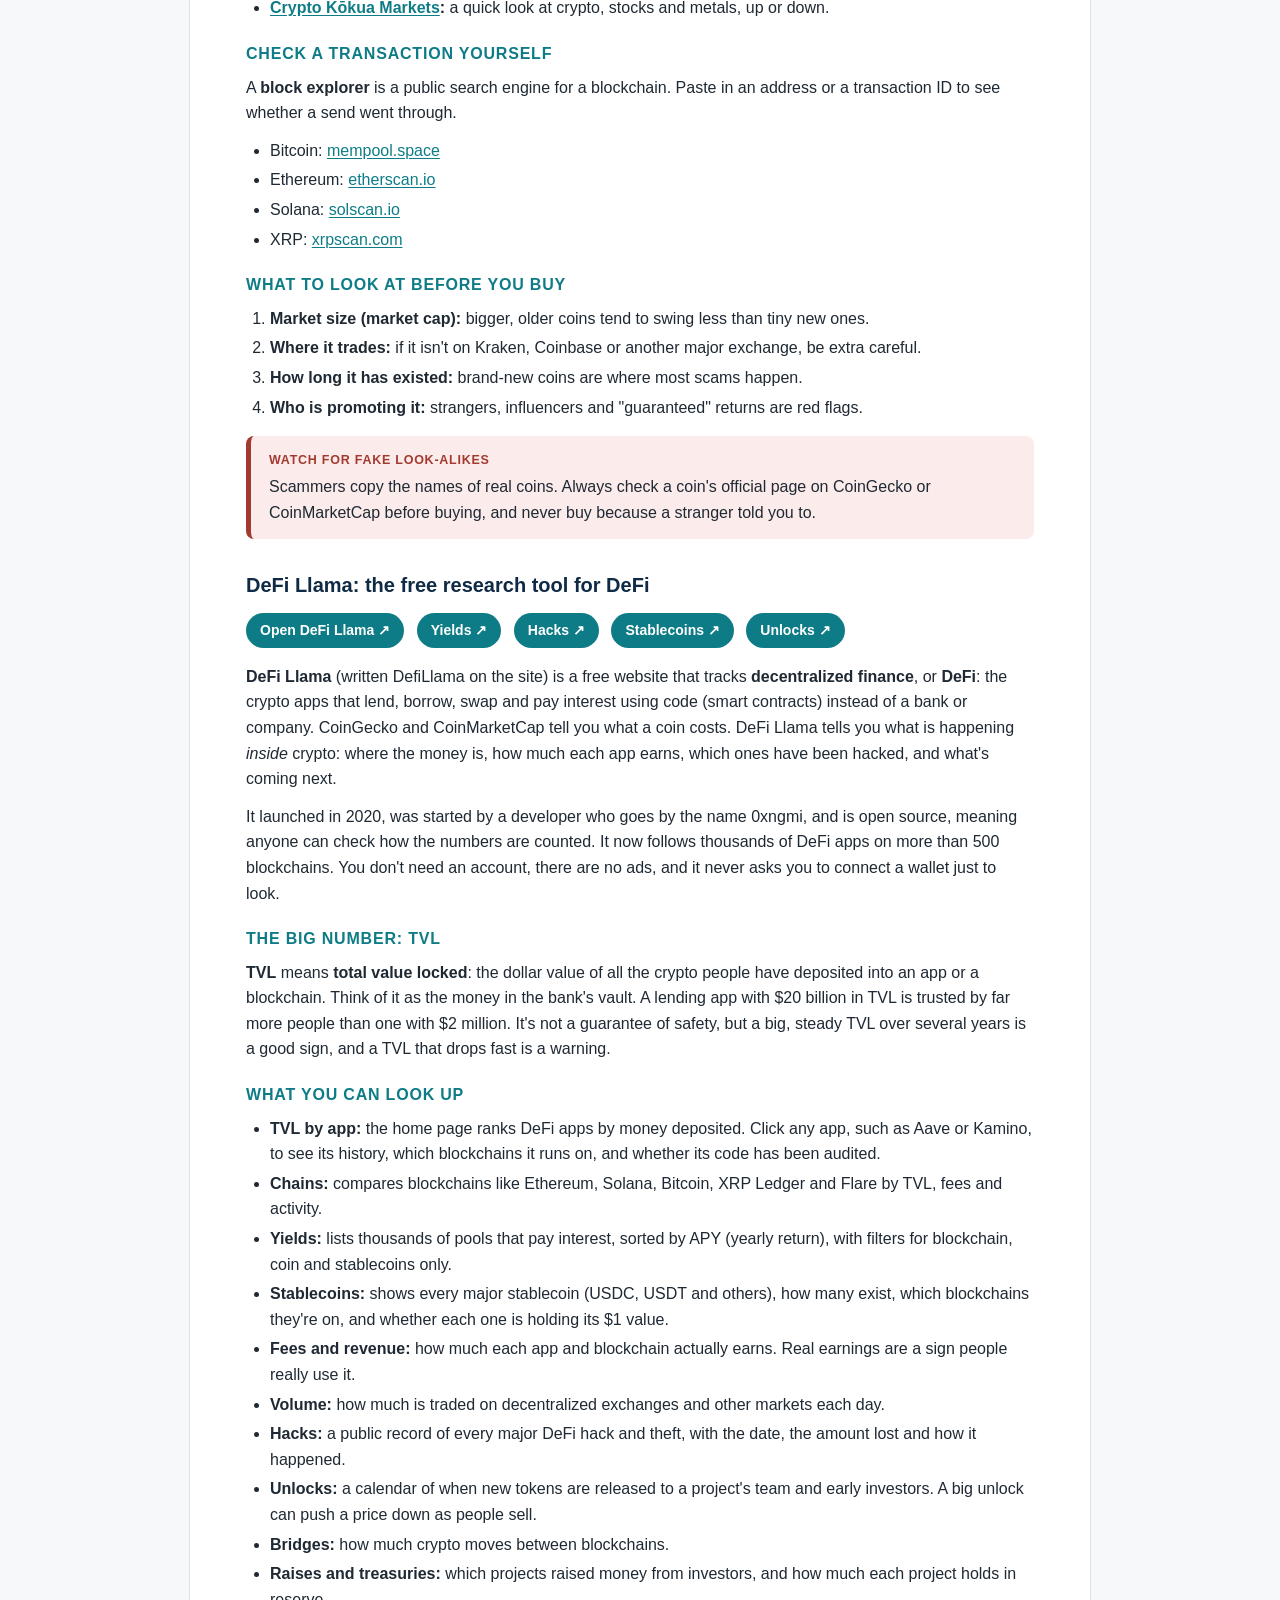
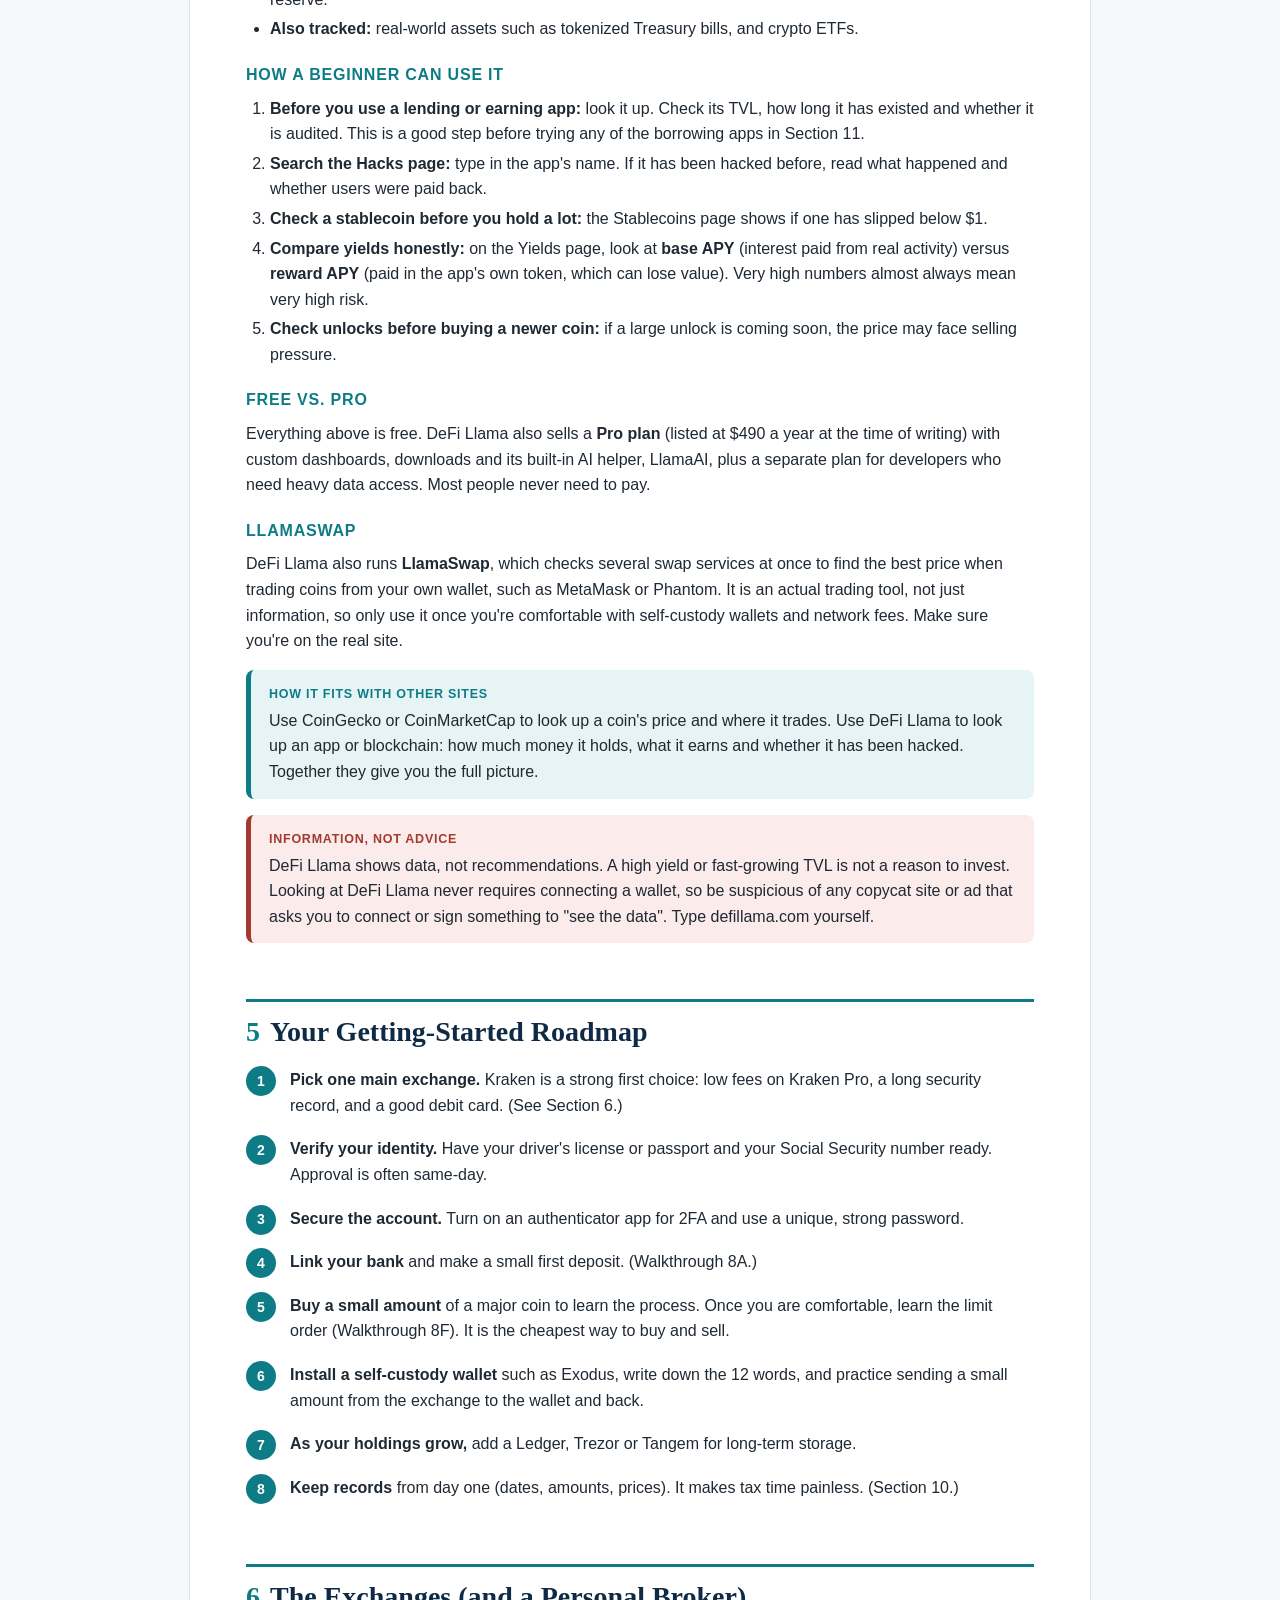
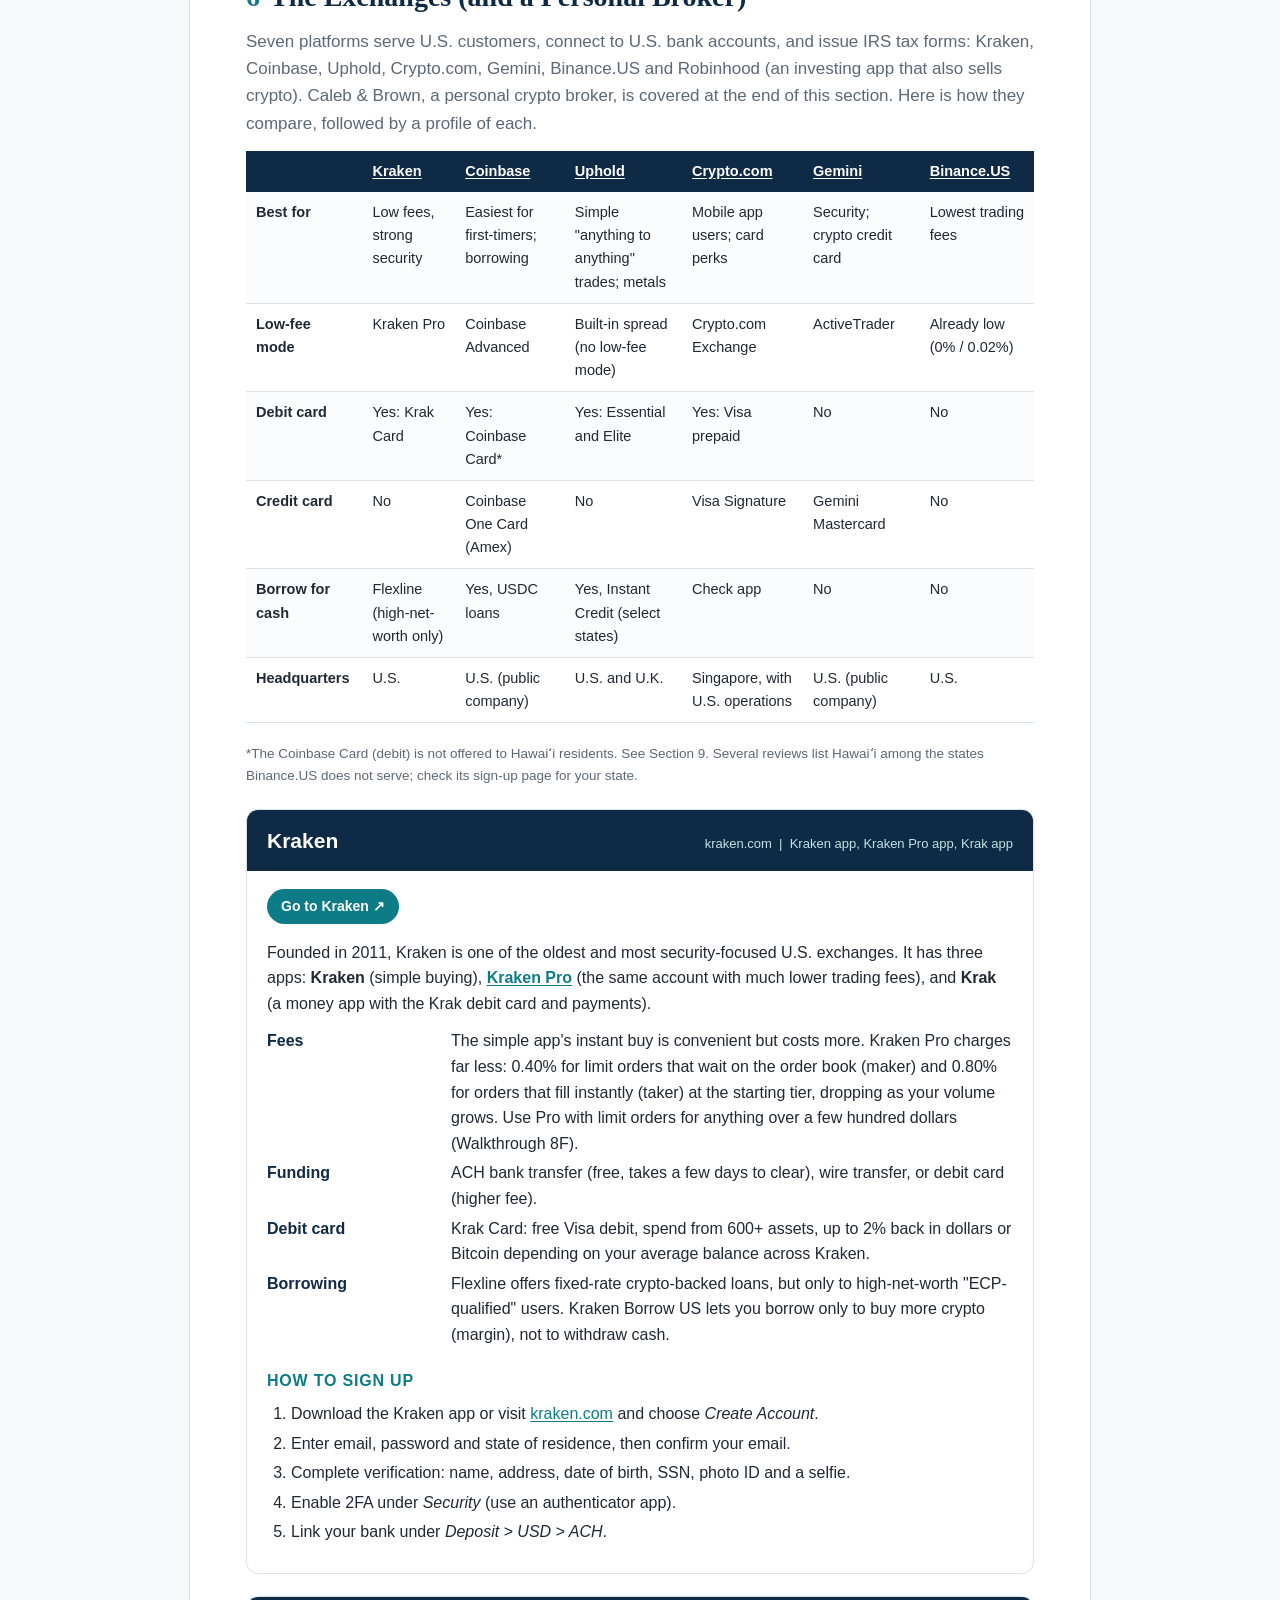
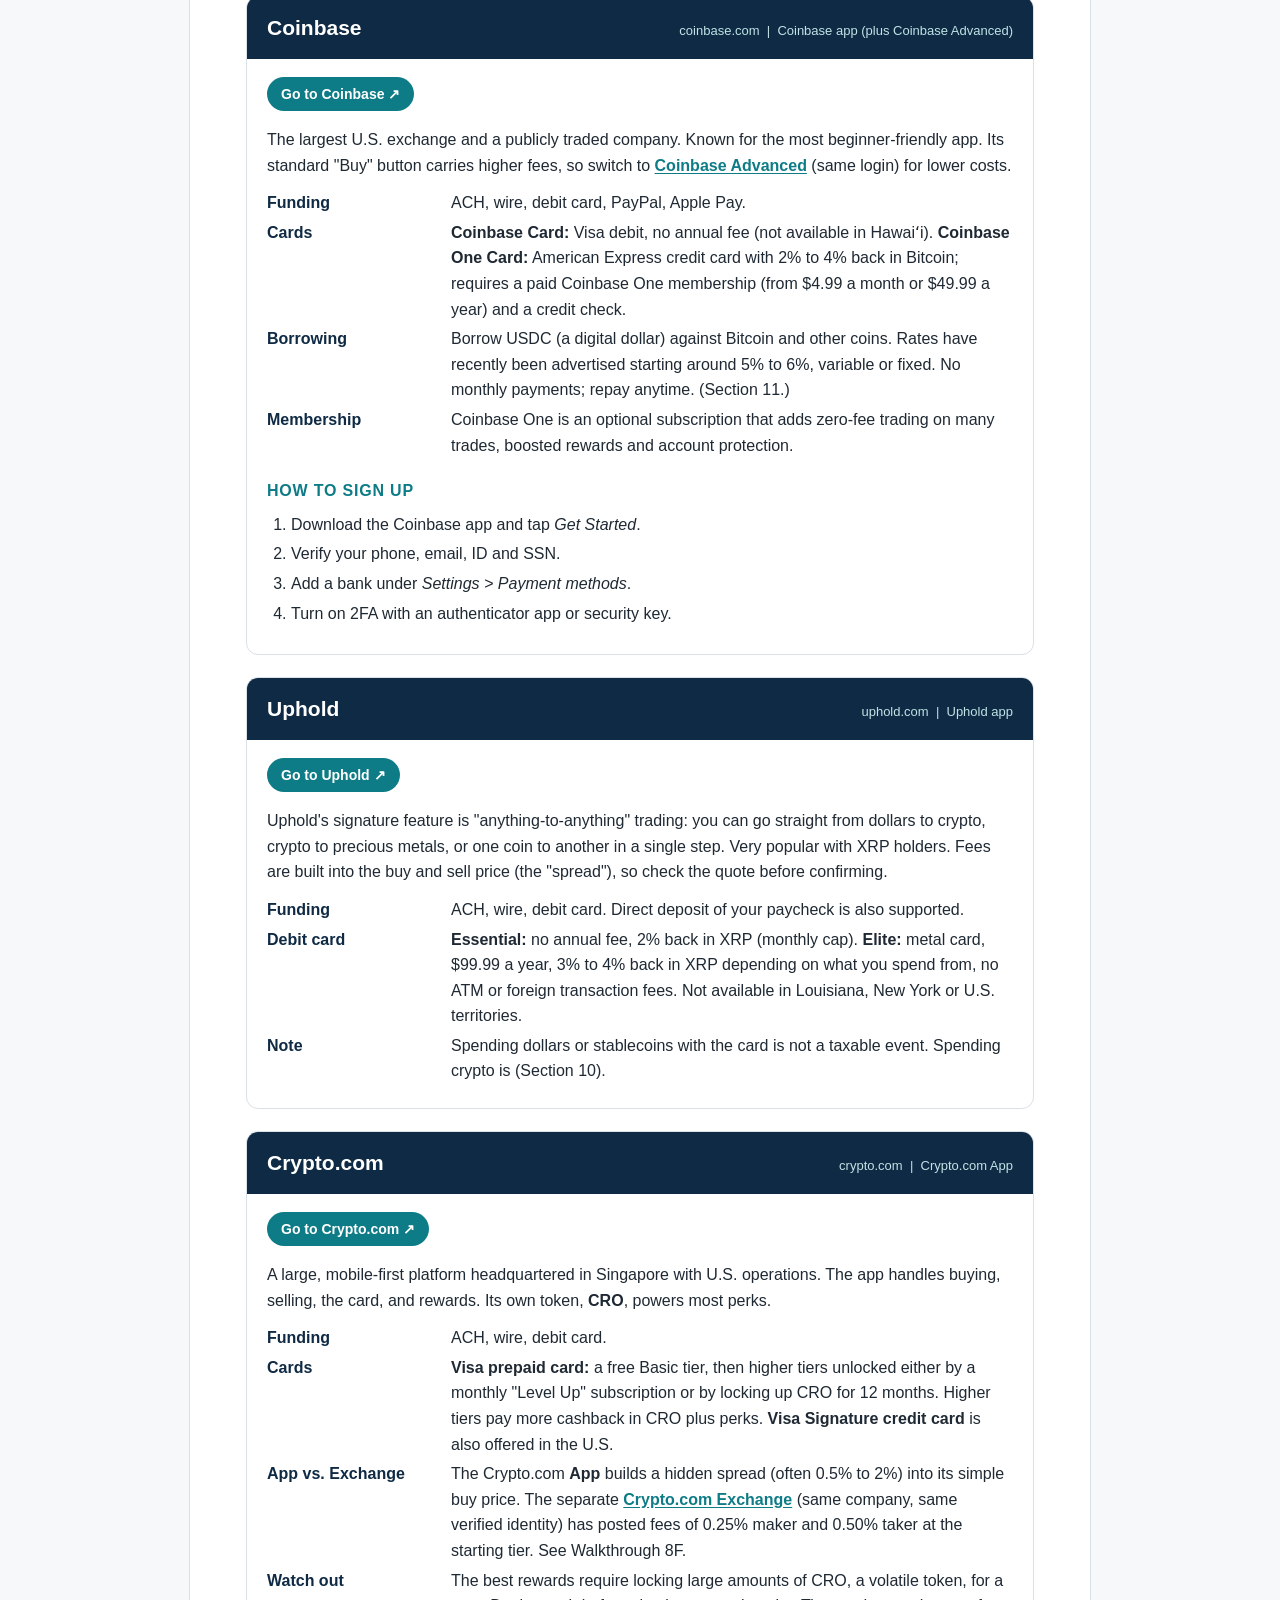
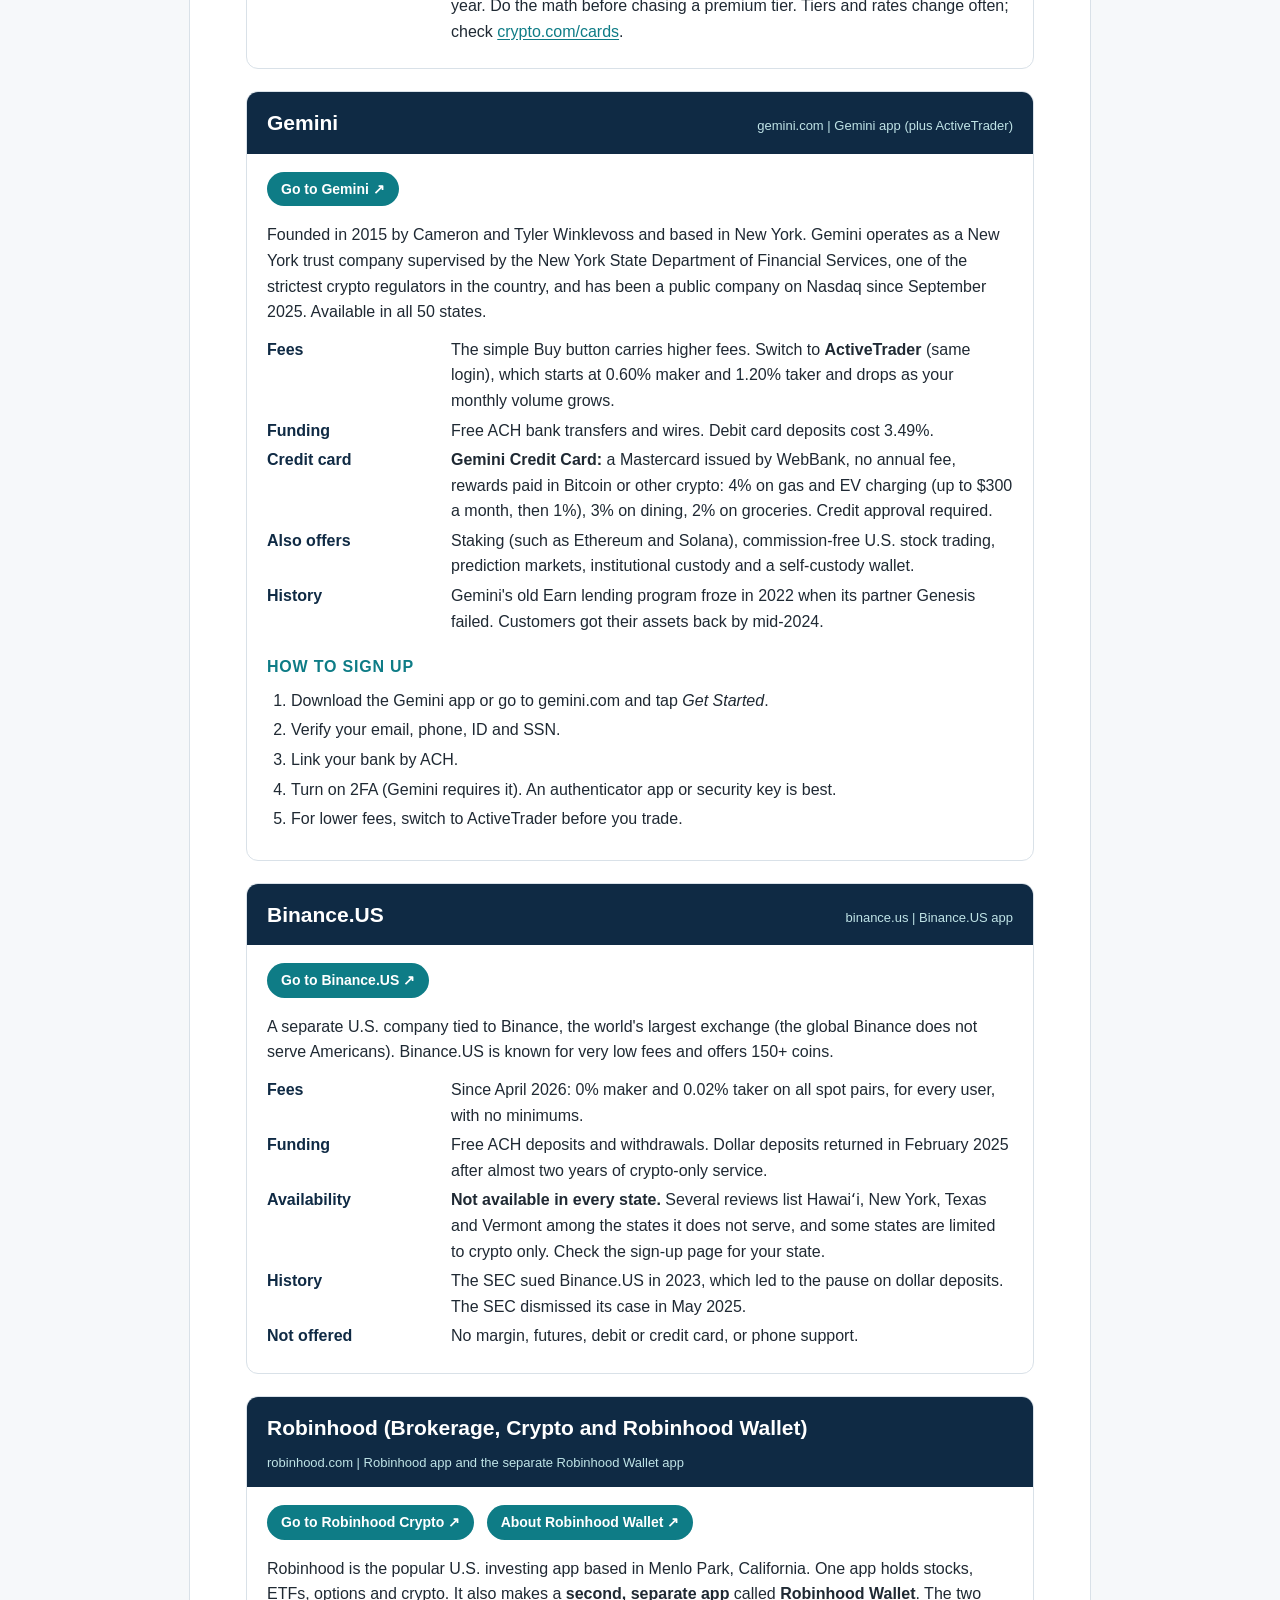
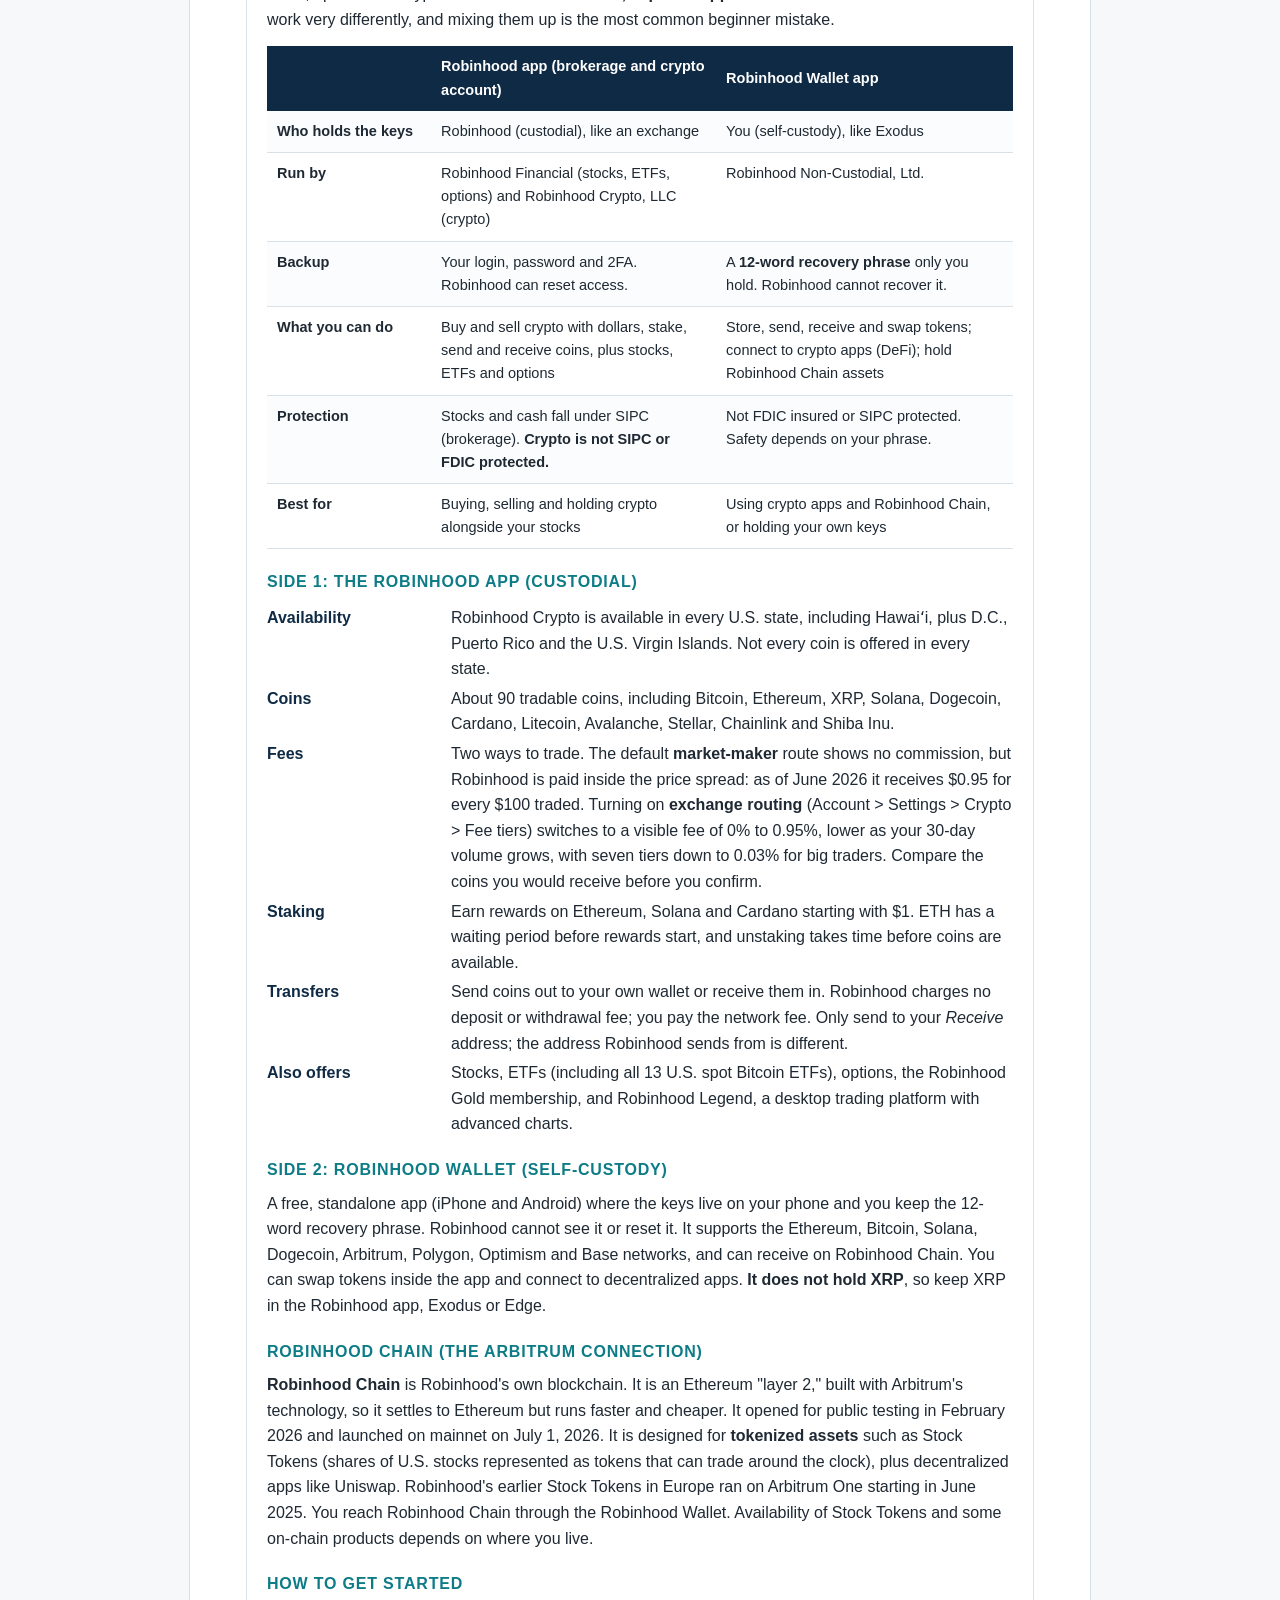
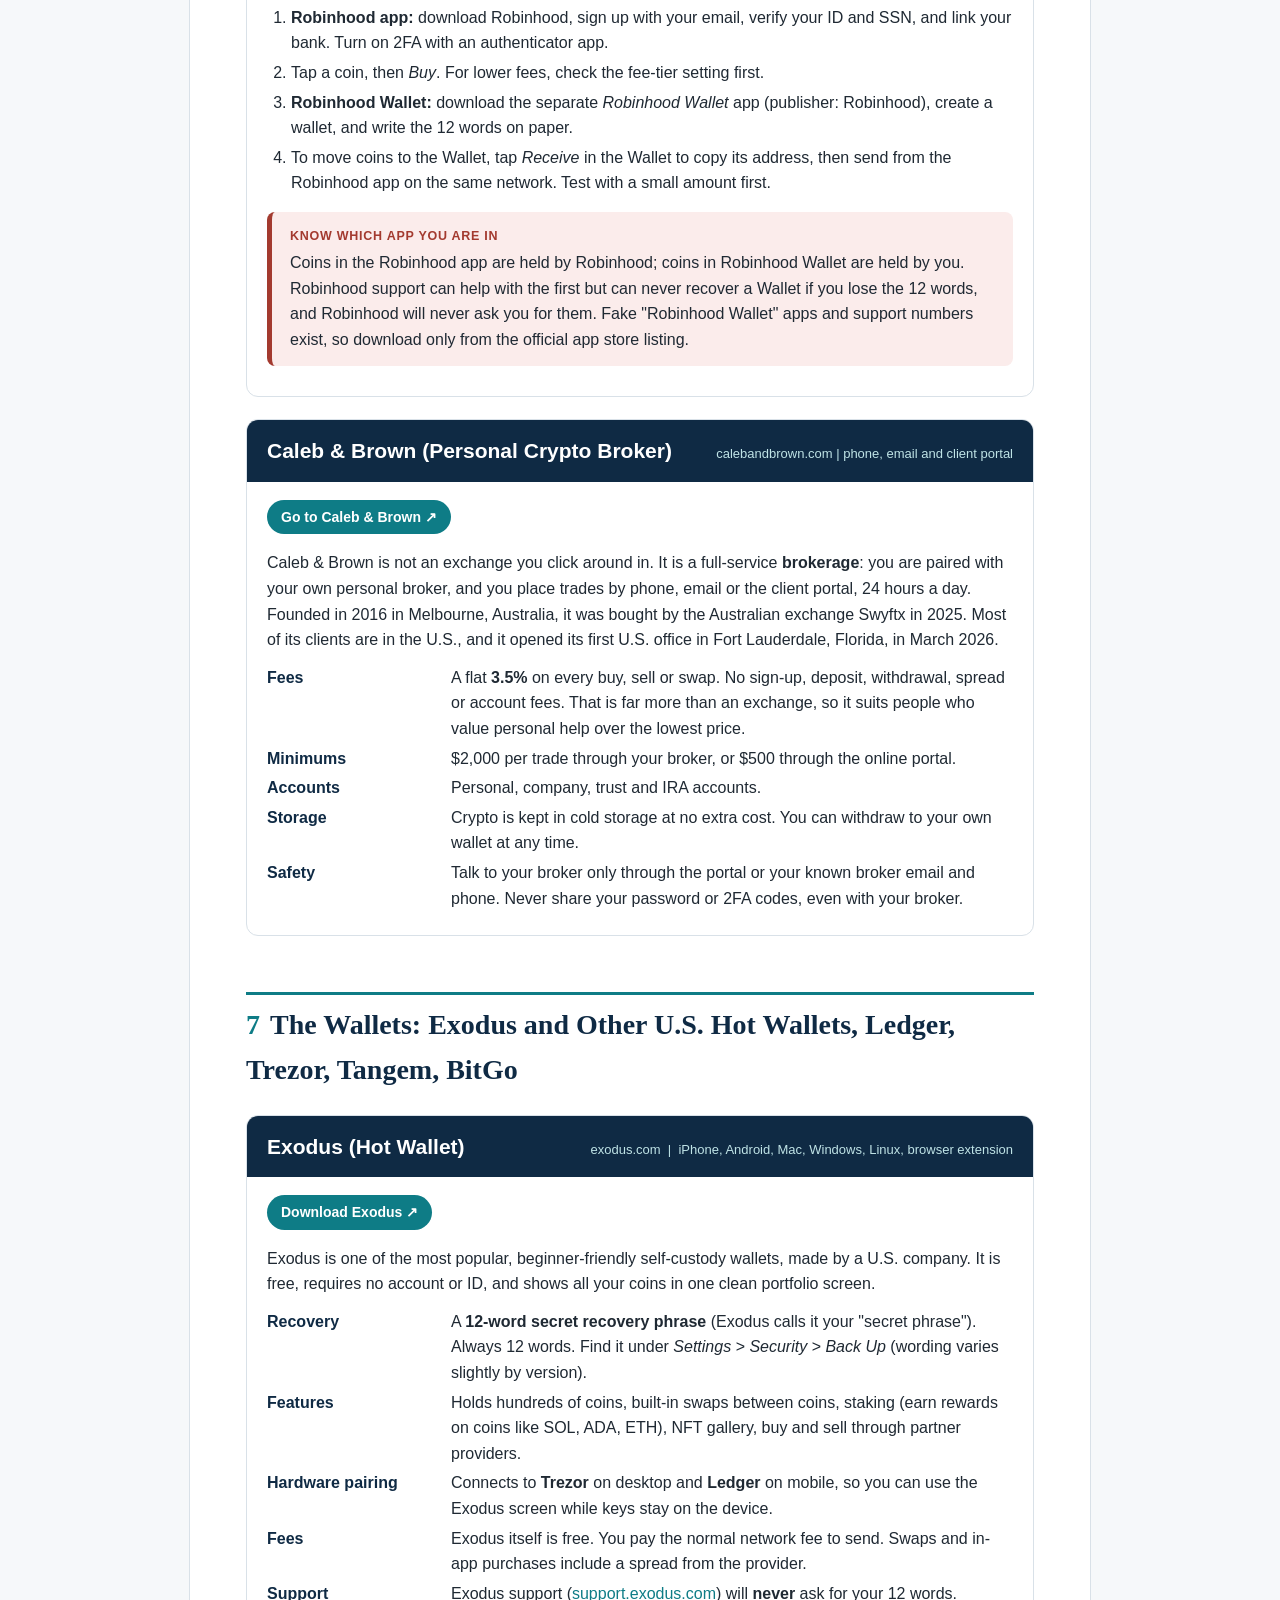
<file: downloads/Crypto_Kokua_Starter_Guide.html>
<!DOCTYPE html>

<html lang="en">
<head>
<meta charset="utf-8"/>
<meta content="width=device-width, initial-scale=1" name="viewport"/>
<title>The Beginner's Guide to Crypto: Wallets, Exchanges, Taxes and Retirement</title>
<style>
  :root{
    --navy:#0f2a44; --teal:#0e7c86; --teal-l:#e6f4f5; --gold:#c8962e; --gold-l:#fbf4e4;
    --red:#a33a2f; --red-l:#fbeceb; --ink:#1f2933; --muted:#5b6876; --line:#d9e1e8; --bg:#f6f8fa;
  }
  *{box-sizing:border-box}
  html{scroll-behavior:smooth}
  body{margin:0;font-family:"Segoe UI",Roboto,"Helvetica Neue",Arial,sans-serif;color:var(--ink);background:var(--bg);line-height:1.6;font-size:16px}
  .page{max-width:900px;margin:0 auto;background:#fff;box-shadow:0 0 0 1px var(--line)}
  .cover{background:linear-gradient(135deg,var(--navy) 0%,#163d61 60%,var(--teal) 100%);color:#fff;padding:72px 56px 56px}
  .cover .eyebrow{letter-spacing:.18em;text-transform:uppercase;font-size:13px;color:#bfe3e6;margin:0 0 14px}
  .cover h1{font-family:Georgia,"Times New Roman",serif;font-size:42px;line-height:1.15;margin:0 0 16px;font-weight:700}
  .cover .sub{font-size:19px;color:#e3eef5;max-width:640px;margin:0 0 36px}
  .cover .meta{display:flex;flex-wrap:wrap;gap:10px}
  .cover .chip{background:rgba(255,255,255,.12);border:1px solid rgba(255,255,255,.25);padding:6px 12px;border-radius:999px;font-size:13px}
  .cover .prepared{margin-top:40px;font-size:14px;color:#cfe0ea}
  main{padding:40px 56px 56px}
  h2{font-family:Georgia,"Times New Roman",serif;color:var(--navy);font-size:28px;margin:56px 0 8px;padding-top:8px;border-top:3px solid var(--teal)}
  h2 .num{color:var(--teal);margin-right:10px}
  h3{color:var(--navy);font-size:20px;margin:30px 0 6px}
  h4{color:var(--teal);font-size:16px;margin:20px 0 4px;text-transform:uppercase;letter-spacing:.05em}
  p{margin:8px 0 12px}
  .lead{font-size:17px;color:var(--muted)}
  ul,ol{padding-left:24px;margin:8px 0 14px}
  li{margin:4px 0}
  a{color:var(--teal);text-decoration:underline;text-underline-offset:2px}
  .toc a,.profile .hd a{text-decoration:none}
  .profile .hd a{color:#fff}
  .profile .hd span a{color:#bfe3e6}
  .go{display:inline-block;margin:4px 8px 4px 0;padding:6px 14px;border-radius:999px;background:var(--teal);color:#fff !important;text-decoration:none !important;font-weight:600;font-size:14px}
  table{width:100%;border-collapse:collapse;margin:14px 0 20px;font-size:14.5px}
  th{background:var(--navy);color:#fff;text-align:left;padding:9px 10px;font-weight:600}
  td{padding:9px 10px;border-bottom:1px solid var(--line);vertical-align:top}
  tr:nth-child(even) td{background:#fafcfd}
  .box{border-radius:8px;padding:14px 18px;margin:16px 0;border-left:5px solid}
  .tip{background:var(--teal-l);border-color:var(--teal)}
  .warn{background:var(--red-l);border-color:var(--red)}
  .note{background:var(--gold-l);border-color:var(--gold)}
  .box strong.label{display:block;text-transform:uppercase;letter-spacing:.06em;font-size:12.5px;margin-bottom:4px}
  .tip strong.label{color:var(--teal)} .warn strong.label{color:var(--red)} .note strong.label{color:#8a6414}
  .toc{background:var(--bg);border:1px solid var(--line);border-radius:10px;padding:20px 26px;margin:10px 0 0}
  .toc h3{margin-top:0}
  .toc ol{columns:2;column-gap:36px;margin:0}
  .toc li{break-inside:avoid}
  .toc a{text-decoration:none;color:var(--ink)}
  .toc a:hover{color:var(--teal)}
  .steps{counter-reset:s;list-style:none;padding-left:0}
  .steps>li{counter-increment:s;position:relative;padding:4px 0 8px 44px;margin:6px 0}
  .steps>li::before{content:counter(s);position:absolute;left:0;top:3px;width:30px;height:30px;border-radius:50%;background:var(--teal);color:#fff;font-weight:700;display:flex;align-items:center;justify-content:center;font-size:14px}
  .grid2{display:grid;grid-template-columns:1fr 1fr;gap:16px;margin:14px 0}
  .card{border:1px solid var(--line);border-radius:10px;padding:16px 18px;background:#fff}
  .card h4{margin-top:0}
  .profile{border:1px solid var(--line);border-radius:12px;overflow:hidden;margin:22px 0}
  .profile .hd{background:var(--navy);color:#fff;padding:14px 20px;display:flex;justify-content:space-between;align-items:baseline;flex-wrap:wrap;gap:8px}
  .profile .hd h3{color:#fff;margin:0;font-size:21px}
  .profile .hd span{font-size:13px;color:#bfe3e6}
  .profile .bd{padding:6px 20px 14px}
  .kv{display:grid;grid-template-columns:170px 1fr;gap:4px 14px;margin:10px 0}
  .kv div:nth-child(odd){font-weight:600;color:var(--navy)}
  .small{font-size:13.5px;color:var(--muted)}
  .disclaimer{margin-top:48px;padding:18px 22px;background:var(--bg);border:1px solid var(--line);border-radius:8px;font-size:13.5px;color:var(--muted)}
  footer{padding:22px 56px;background:var(--navy);color:#cfe0ea;font-size:13px}
  @media (max-width:720px){
    .cover,main,footer{padding-left:22px;padding-right:22px}
    .cover h1{font-size:32px}
    .toc ol{columns:1}
    .grid2{grid-template-columns:1fr}
    .kv{grid-template-columns:1fr}
    table{font-size:13px}
  }
  @media print{
    body{background:#fff;font-size:11.5pt}
    .page{box-shadow:none;max-width:none}
    .cover{-webkit-print-color-adjust:exact;print-color-adjust:exact;page-break-after:always;min-height:96vh}
    th,.box,.profile .hd,footer,.steps>li::before{-webkit-print-color-adjust:exact;print-color-adjust:exact}
    h2{page-break-before:always;margin-top:0}
    h2.nobreak{page-break-before:avoid}
    h3,h4{page-break-after:avoid}
    tr,.box,.card{page-break-inside:avoid}
    thead{display:table-header-group}
    a{color:var(--teal);text-decoration:underline}
  }
</style>
</head>
<body>
<div class="page">
<header class="cover">
<p class="eyebrow">A Plain-English Starter Guide</p>
<h1>The Beginner's Guide to Crypto</h1>
<p class="sub">Wallets, keys and recovery phrases. Buying, sending and cashing out. Debit cards, taxes, borrowing, and tax-free crypto inside a Roth IRA.</p>
<div class="meta">
<span class="chip">Kraken</span><span class="chip">Coinbase</span><span class="chip">Uphold</span><span class="chip">Crypto.com</span><span class="chip">Gemini</span><span class="chip">Binance.US</span><span class="chip">Robinhood</span>
<span class="chip">Exodus</span><span class="chip">Ledger</span><span class="chip">Trezor</span><span class="chip">Tangem</span><span class="chip">BitGo</span><span class="chip">Kalshi</span><span class="chip">Polymarket</span><span class="chip">iTrustCapital</span>
</div>
<p class="prepared">Prepared by David Cantrell  |  Version 10  |  Information current as of November 2026</p>
</header>
<main>
<div class="toc">
<h3>What's Inside</h3>
<ol>
<li><a href="#s1">Crypto in Plain English</a></li>
<li><a href="#s2">Hot Wallets vs. Cold Wallets</a></li>
<li><a href="#s3">Your Keys and Codes Explained</a></li>
<li><a href="#s4">The Golden Safety Rules</a></li>
<li><a href="#s4a">Research Before You Buy: CoinGecko, CoinMarketCap and DeFi Llama</a></li>
<li><a href="#s5">Your Getting-Started Roadmap</a></li>
<li><a href="#s6">The Exchanges (and a Personal Broker)</a></li>
<li><a href="#s7">The Wallets: Exodus and Other U.S. Hot Wallets, Ledger, Trezor, Tangem, BitGo</a></li>
<li><a href="#s8">Step-by-Step Walkthroughs (incl. Limit Orders, 2FA and Exchange Sign-Up Guides)</a></li>
<li><a href="#s9">Crypto Debit and Credit Cards</a></li>
<li><a href="#s10">Taxes: What You Owe and When</a></li>
<li><a href="#s11">Borrowing Against Your Crypto</a> (including XRP, Ethereum, Solana, Lantern and Nexo)</li>
<li><a href="#s12">Crypto in a Roth IRA (iTrustCapital)</a></li>
<li><a href="#s13">Five Years Out: $100K, $500K, $1M</a></li>
<li><a href="#s13b">Prediction Markets: Kalshi and Polymarket</a></li>
<li><a href="#s14">Quick Reference Directory</a></li>
<li><a href="#s15">Glossary</a></li>
</ol>
</div>
<!-- 1 -->
<h2 id="s1"><span class="num">1</span>Crypto in Plain English</h2>
<p class="lead">Cryptocurrency is digital money that lives on a public, shared record called a blockchain. No bank holds it for you. Instead, whoever controls the secret key to an address controls the coins at that address.</p>
<ul>
<li><strong>Blockchain:</strong> a public ledger that records every transaction. Once a transaction is confirmed, it cannot be reversed or "charged back."</li>
<li><strong>Coin or token:</strong> the asset itself, such as Bitcoin (BTC), Ethereum (ETH), Solana (SOL), XRP or USDC.</li>
<li><strong>Stablecoin:</strong> a token designed to stay worth $1, such as USDC. Useful for moving dollars quickly or parking value without price swings.</li>
<li><strong>Network:</strong> the blockchain a coin travels on. Some tokens (like USDC) exist on several networks. You must always send on the network the receiver supports.</li>
</ul>
<h3>Exchange vs. Wallet: the two tools you will use</h3>
<div class="grid2">
<div class="card"><h4>Exchange (Centralized)</h4>
<p>A company, like Kraken or Coinbase, that connects to your bank so you can <strong>buy, sell and cash out</strong>. The exchange holds your crypto for you, much like a brokerage holds stocks.</p>
<p class="small">Requires ID verification. Easiest on-ramp and off-ramp to dollars.</p></div>
<div class="card"><h4>Wallet (Self-Custody)</h4>
<p>An app or device, like Exodus, Ledger or Trezor, where <strong>you alone hold the keys</strong>. No company can freeze or lose your coins, but no company can rescue you if you lose your recovery phrase.</p>
<p class="small">No account or ID needed. You are your own bank.</p></div>
</div>
<div class="box note"><strong class="label">The saying to remember</strong>"Not your keys, not your coins." Crypto on an exchange is an IOU from that company. Crypto in a wallet whose recovery phrase you hold is truly yours.</div>
<!-- 2 -->
<h2 id="s2"><span class="num">2</span>Hot Wallets vs. Cold Wallets</h2>
<table>
<tr><th style="width:20%"></th><th>Hot Wallet</th><th>Cold Wallet (Hardware)</th></tr>
<tr><td><strong>What it is</strong></td><td>Software on an internet-connected phone or computer</td><td>A small physical device that keeps your keys offline</td></tr>
<tr><td><strong>Examples</strong></td><td>Exodus, Edge, Phantom, Coinbase Wallet, MetaMask</td><td>Ledger, Trezor, Tangem</td></tr>
<tr><td><strong>Cost</strong></td><td>Free</td><td>About $55 to $399, one time</td></tr>
<tr><td><strong>Convenience</strong></td><td>Very high. Send, swap and spend in seconds</td><td>Lower. You plug in or pair the device and press a button to approve (or tap a Tangem card to your phone)</td></tr>
<tr><td><strong>Security</strong></td><td>Good, but exposed to phone or computer malware and phishing</td><td>Best. Keys never touch the internet, so a hacked computer cannot sign transactions</td></tr>
<tr><td><strong>Best for</strong></td><td>Spending money and smaller amounts</td><td>Long-term savings and larger amounts</td></tr>
</table>
<div class="box tip"><strong class="label">A simple rule of thumb</strong>Think of a hot wallet as your <strong>pocket wallet</strong> and a cold wallet as your <strong>home safe</strong>. Many people keep a few hundred or a few thousand dollars in Exodus for everyday use, and everything they plan to hold for years on a Ledger, Trezor or Tangem. Exodus can even connect to a Trezor or Ledger so you get the easy Exodus screen with hardware-level protection.</div>
<!-- 3 -->
<h2 id="s3"><span class="num">3</span>Your Keys and Codes Explained</h2>
<p class="lead">This is the most important section in the guide. Every wallet uses the same handful of codes. Know which ones are safe to share and which ones must never leave your hands.</p>
<table>
<tr><th style="width:24%">Code</th><th>What it does</th><th style="width:22%">Safe to share?</th></tr>
<tr><td><strong>Public address</strong><br/><span class="small">(receive address)</span></td><td>Like an account number or email address. A long string of letters and numbers (often also shown as a QR code) that people use to <strong>send you</strong> crypto. Example format: <code>bc1q...</code> for Bitcoin or <code>0x...</code> for Ethereum.</td><td><strong style="color:var(--teal)">YES.</strong> Share freely to receive funds.</td></tr>
<tr><td><strong>Private key</strong></td><td>The secret that proves you own an address and lets you spend from it. Most wallets keep this hidden and generate it from your recovery phrase.</td><td><strong style="color:var(--red)">NEVER.</strong></td></tr>
<tr><td><strong>Secret Recovery Phrase</strong><br/><span class="small">(seed phrase, "12 words," "24 words")</span></td><td>A list of 12 or 24 ordinary English words, in a specific order, that is the <strong>master key</strong> to the entire wallet. Anyone with these words can rebuild your wallet on any device and take everything. Exodus uses 12 words. Ledger uses 24. Trezor uses 12, 20 or 24. Tangem uses backup cards instead, with an optional 12 or 24-word phrase.</td><td><strong style="color:var(--red)">NEVER.</strong> Not to support, not to family by text, not to anyone.</td></tr>
<tr><td><strong>Passphrase</strong><br/><span class="small">("25th word")</span></td><td>An optional extra word or phrase you add on top of your recovery phrase on a Ledger or Trezor. It opens a separate, hidden wallet. Even if someone finds your 24 words, they cannot reach the passphrase wallet without it. <strong>If you forget it, that wallet is gone forever.</strong> Recommended only after you are comfortable with the basics.</td><td><strong style="color:var(--red)">NEVER.</strong> Store it separately from the 24 words.</td></tr>
<tr><td><strong>PIN</strong></td><td>A 4 to 8 digit (Ledger) or up to 50 digit (Trezor) code that unlocks the physical device. Tangem calls its version an <strong>access code</strong>. Several wrong attempts wipe the device, which is fine because your recovery phrase can restore it.</td><td>No.</td></tr>
<tr><td><strong>App password / Face ID</strong></td><td>Locks the Exodus or exchange app on your phone. It does <strong>not</strong> replace your recovery phrase.</td><td>No.</td></tr>
<tr><td><strong>2FA code</strong></td><td>Six-digit code from an authenticator app (Google Authenticator, Authy) or a security key that protects exchange logins. Authenticator apps are safer than text messages.</td><td>No. Real support staff never ask for it.</td></tr>
<tr><td><strong>Memo / Destination Tag</strong></td><td>An extra number some coins (XRP, XLM, ATOM and others) require when sending to an exchange. It tells the exchange which customer the deposit belongs to.</td><td>Yes. Must be included when the exchange shows one.</td></tr>
</table>
<h3>How to store your recovery phrase</h3>
<ol>
<li>Write the words by hand, in order, on paper or a steel backup plate. Double-check spelling.</li>
<li><strong>Never</strong> photograph it, type it into a notes app, email it, or save it to the cloud.</li>
<li>Keep it somewhere fire-safe and private, such as a home safe or safe deposit box. Some people keep two copies in two locations.</li>
<li>Make sure one trusted person knows <em>where</em> it is kept (not what it says) as part of your estate plan.</li>
</ol>
<!-- 4 -->
<h2 id="s4"><span class="num">4</span>The Golden Safety Rules</h2>
<div class="box warn"><strong class="label">Read this before you buy anything</strong>
<ol style="margin-bottom:0">
<li><strong>No legitimate company will ever ask for your recovery phrase.</strong> Not Exodus, Ledger, Trezor, Kraken or Coinbase. Anyone who asks is a scammer, always.</li>
<li><strong>Always send a small test amount first</strong> when using a new address. Once it arrives, send the rest.</li>
<li><strong>Check the first and last 4 to 6 characters</strong> of every pasted address. Some malware swaps copied addresses.</li>
<li><strong>Match the network.</strong> Sending on the wrong network can lose funds permanently.</li>
<li><strong>Buy hardware wallets only from the maker</strong> (<a href="https://www.ledger.com">ledger.com</a>, <a href="https://trezor.io">trezor.io</a>, <a href="https://tangem.com">tangem.com</a>) or an official reseller. Never buy used, and never use a device that arrives with words already written down.</li>
<li><strong>Bookmark the real websites.</strong> Fake sites and fake "support" accounts on social media are the most common traps.</li>
<li><strong>Ignore anyone promising guaranteed returns,</strong> "doubling" your crypto, or urgent action. Romance and investment scams often start with a friendly stranger.</li>
<li><strong>Turn on app-based 2FA</strong> for every exchange and your email account.</li>
</ol></div>
<!-- 5 -->
<h2 id="s4a"><span class="num">4A</span>Research Before You Buy: CoinGecko, CoinMarketCap and DeFi Llama</h2>
<p><a class="go" href="https://www.coingecko.com">CoinGecko ↗</a> <a class="go" href="https://coinmarketcap.com">CoinMarketCap ↗</a></p>

<p>Before you buy any coin, look it up. These free sites show live prices, charts and the basic facts about thousands of cryptocurrencies.</p>
<h4>Price and coin information</h4>
<ul><li><strong><a href="https://www.coingecko.com">CoinGecko</a>:</strong> prices, charts, market size and which exchanges list each coin. The live prices on this site come from CoinGecko.</li>
<li><strong><a href="https://coinmarketcap.com">CoinMarketCap</a>:</strong> similar to CoinGecko, with rankings by market size and a watchlist.</li>
<li><strong><a href="https://defillama.com">DeFi Llama</a>:</strong> for DeFi apps and blockchains: how much money each one holds, yields, stablecoins and past hacks. See the next part of this section.</li>
<li><strong><a href="https://www.tradingview.com">TradingView</a>:</strong> detailed charts for crypto, stocks and metals if you want to go deeper.</li>
<li><strong><a href="https://www.cryptokokua.com/markets.html">Crypto Kōkua Markets</a>:</strong> a quick look at crypto, stocks and metals, up or down.</li></ul>
<h4>Check a transaction yourself</h4>
<p>A <strong>block explorer</strong> is a public search engine for a blockchain. Paste in an address or a transaction ID to see whether a send went through.</p>
<ul><li>Bitcoin: <a href="https://mempool.space">mempool.space</a></li><li>Ethereum: <a href="https://etherscan.io">etherscan.io</a></li><li>Solana: <a href="https://solscan.io">solscan.io</a></li><li>XRP: <a href="https://xrpscan.com">xrpscan.com</a></li></ul>
<h4>What to look at before you buy</h4>
<ol><li><strong>Market size (market cap):</strong> bigger, older coins tend to swing less than tiny new ones.</li><li><strong>Where it trades:</strong> if it isn't on Kraken, Coinbase or another major exchange, be extra careful.</li><li><strong>How long it has existed:</strong> brand-new coins are where most scams happen.</li><li><strong>Who is promoting it:</strong> strangers, influencers and "guaranteed" returns are red flags.</li></ol>
<div class="box warn"><strong class="label">Watch for fake look-alikes</strong>Scammers copy the names of real coins. Always check a coin's official page on CoinGecko or CoinMarketCap before buying, and never buy because a stranger told you to.</div>
<h3>DeFi Llama: the free research tool for DeFi</h3>
<p><a class="go" href="https://defillama.com">Open DeFi Llama ↗</a> <a class="go" href="https://defillama.com/yields">Yields ↗</a> <a class="go" href="https://defillama.com/hacks">Hacks ↗</a> <a class="go" href="https://defillama.com/stablecoins">Stablecoins ↗</a> <a class="go" href="https://defillama.com/unlocks">Unlocks ↗</a></p>

<p><strong>DeFi Llama</strong> (written DefiLlama on the site) is a free website that tracks <strong>decentralized finance</strong>, or <strong>DeFi</strong>: the crypto apps that lend, borrow, swap and pay interest using code (smart contracts) instead of a bank or company. CoinGecko and CoinMarketCap tell you what a coin costs. DeFi Llama tells you what is happening <i>inside</i> crypto: where the money is, how much each app earns, which ones have been hacked, and what's coming next.</p>
<p>It launched in 2020, was started by a developer who goes by the name 0xngmi, and is open source, meaning anyone can check how the numbers are counted. It now follows thousands of DeFi apps on more than 500 blockchains. You don't need an account, there are no ads, and it never asks you to connect a wallet just to look.</p>
<h4>The big number: TVL</h4>
<p><strong>TVL</strong> means <strong>total value locked</strong>: the dollar value of all the crypto people have deposited into an app or a blockchain. Think of it as the money in the bank's vault. A lending app with $20 billion in TVL is trusted by far more people than one with $2 million. It's not a guarantee of safety, but a big, steady TVL over several years is a good sign, and a TVL that drops fast is a warning.</p>
<h4>What you can look up</h4>
<ul><li><strong>TVL by app:</strong> the home page ranks DeFi apps by money deposited. Click any app, such as Aave or Kamino, to see its history, which blockchains it runs on, and whether its code has been audited.</li>
<li><strong>Chains:</strong> compares blockchains like Ethereum, Solana, Bitcoin, XRP Ledger and Flare by TVL, fees and activity.</li>
<li><strong>Yields:</strong> lists thousands of pools that pay interest, sorted by APY (yearly return), with filters for blockchain, coin and stablecoins only.</li>
<li><strong>Stablecoins:</strong> shows every major stablecoin (USDC, USDT and others), how many exist, which blockchains they're on, and whether each one is holding its $1 value.</li>
<li><strong>Fees and revenue:</strong> how much each app and blockchain actually earns. Real earnings are a sign people really use it.</li>
<li><strong>Volume:</strong> how much is traded on decentralized exchanges and other markets each day.</li>
<li><strong>Hacks:</strong> a public record of every major DeFi hack and theft, with the date, the amount lost and how it happened.</li>
<li><strong>Unlocks:</strong> a calendar of when new tokens are released to a project's team and early investors. A big unlock can push a price down as people sell.</li>
<li><strong>Bridges:</strong> how much crypto moves between blockchains.</li>
<li><strong>Raises and treasuries:</strong> which projects raised money from investors, and how much each project holds in reserve.</li>
<li><strong>Also tracked:</strong> real-world assets such as tokenized Treasury bills, and crypto ETFs.</li></ul>
<h4>How a beginner can use it</h4>
<ol><li><strong>Before you use a lending or earning app:</strong> look it up. Check its TVL, how long it has existed and whether it is audited. This is a good step before trying any of the borrowing apps in Section 11.</li>
<li><strong>Search the Hacks page:</strong> type in the app's name. If it has been hacked before, read what happened and whether users were paid back.</li>
<li><strong>Check a stablecoin before you hold a lot:</strong> the Stablecoins page shows if one has slipped below $1.</li>
<li><strong>Compare yields honestly:</strong> on the Yields page, look at <strong>base APY</strong> (interest paid from real activity) versus <strong>reward APY</strong> (paid in the app's own token, which can lose value). Very high numbers almost always mean very high risk.</li>
<li><strong>Check unlocks before buying a newer coin:</strong> if a large unlock is coming soon, the price may face selling pressure.</li></ol>
<h4>Free vs. Pro</h4>
<p>Everything above is free. DeFi Llama also sells a <strong>Pro plan</strong> (listed at $490 a year at the time of writing) with custom dashboards, downloads and its built-in AI helper, LlamaAI, plus a separate plan for developers who need heavy data access. Most people never need to pay.</p>
<h4>LlamaSwap</h4>
<p>DeFi Llama also runs <strong>LlamaSwap</strong>, which checks several swap services at once to find the best price when trading coins from your own wallet, such as MetaMask or Phantom. It is an actual trading tool, not just information, so only use it once you're comfortable with self-custody wallets and network fees. Make sure you're on the real site.</p>
<div class="box tip"><strong class="label">How it fits with other sites</strong>Use CoinGecko or CoinMarketCap to look up a coin's price and where it trades. Use DeFi Llama to look up an app or blockchain: how much money it holds, what it earns and whether it has been hacked. Together they give you the full picture.</div>
<div class="box warn"><strong class="label">Information, not advice</strong>DeFi Llama shows data, not recommendations. A high yield or fast-growing TVL is not a reason to invest. Looking at DeFi Llama never requires connecting a wallet, so be suspicious of any copycat site or ad that asks you to connect or sign something to "see the data". Type defillama.com yourself.</div>
<h2 id="s5"><span class="num">5</span>Your Getting-Started Roadmap</h2>
<ol class="steps">
<li><strong>Pick one main exchange.</strong> Kraken is a strong first choice: low fees on Kraken Pro, a long security record, and a good debit card. (See Section 6.)</li>
<li><strong>Verify your identity.</strong> Have your driver's license or passport and your Social Security number ready. Approval is often same-day.</li>
<li><strong>Secure the account.</strong> Turn on an authenticator app for 2FA and use a unique, strong password.</li>
<li><strong>Link your bank</strong> and make a small first deposit. (Walkthrough 8A.)</li>
<li><strong>Buy a small amount</strong> of a major coin to learn the process. Once you are comfortable, learn the limit order (Walkthrough 8F). It is the cheapest way to buy and sell.</li>
<li><strong>Install a self-custody wallet</strong> such as Exodus, write down the 12 words, and practice sending a small amount from the exchange to the wallet and back.</li>
<li><strong>As your holdings grow,</strong> add a Ledger, Trezor or Tangem for long-term storage.</li>
<li><strong>Keep records</strong> from day one (dates, amounts, prices). It makes tax time painless. (Section 10.)</li>
</ol>
<!-- 6 -->
<h2 id="s6"><span class="num">6</span>The Exchanges (and a Personal Broker)</h2>
<p class="lead">Seven platforms serve U.S. customers, connect to U.S. bank accounts, and issue IRS tax forms: Kraken, Coinbase, Uphold, Crypto.com, Gemini, Binance.US and Robinhood (an investing app that also sells crypto). Caleb &amp; Brown, a personal crypto broker, is covered at the end of this section. Here is how they compare, followed by a profile of each.</p>
<table>
<tr><th> </th><th><a href="https://www.kraken.com" style="color:#fff">Kraken</a></th><th><a href="https://www.coinbase.com" style="color:#fff">Coinbase</a></th><th><a href="https://uphold.com" style="color:#fff">Uphold</a></th><th><a href="https://crypto.com" style="color:#fff">Crypto.com</a></th><th><a href="https://www.gemini.com" style="color:#fff">Gemini</a></th><th><a href="https://www.binance.us" style="color:#fff">Binance.US</a></th></tr>
<tr><td><strong>Best for</strong></td><td>Low fees, strong security</td><td>Easiest for first-timers; borrowing</td><td>Simple "anything to anything" trades; metals</td><td>Mobile app users; card perks</td><td>Security; crypto credit card</td><td>Lowest trading fees</td></tr>
<tr><td><strong>Low-fee mode</strong></td><td>Kraken Pro</td><td>Coinbase Advanced</td><td>Built-in spread (no low-fee mode)</td><td>Crypto.com Exchange</td><td>ActiveTrader</td><td>Already low (0% / 0.02%)</td></tr>
<tr><td><strong>Debit card</strong></td><td>Yes: Krak Card</td><td>Yes: Coinbase Card*</td><td>Yes: Essential and Elite</td><td>Yes: Visa prepaid</td><td>No</td><td>No</td></tr>
<tr><td><strong>Credit card</strong></td><td>No</td><td>Coinbase One Card (Amex)</td><td>No</td><td>Visa Signature</td><td>Gemini Mastercard</td><td>No</td></tr>
<tr><td><strong>Borrow for cash</strong></td><td>Flexline (high-net-worth only)</td><td>Yes, USDC loans</td><td>Yes, Instant Credit (select states)</td><td>Check app</td><td>No</td><td>No</td></tr>
<tr><td><strong>Headquarters</strong></td><td>U.S.</td><td>U.S. (public company)</td><td>U.S. and U.K.</td><td>Singapore, with U.S. operations</td><td>U.S. (public company)</td><td>U.S.</td></tr>
</table>
<p class="small">*The Coinbase Card (debit) is not offered to Hawaiʻi residents. See Section 9. Several reviews list Hawaiʻi among the states Binance.US does not serve; check its sign-up page for your state.</p>
<div class="profile"><div class="hd"><h3><a href="https://www.kraken.com">Kraken</a></h3><span><a href="https://www.kraken.com">kraken.com</a>  |  Kraken app, Kraken Pro app, Krak app</span></div><div class="bd"><p><a class="go" href="https://www.kraken.com">Go to Kraken ↗</a></p>
<p>Founded in 2011, Kraken is one of the oldest and most security-focused U.S. exchanges. It has three apps: <strong>Kraken</strong> (simple buying), <a href="https://pro.kraken.com"><strong>Kraken Pro</strong></a> (the same account with much lower trading fees), and <strong>Krak</strong> (a money app with the Krak debit card and payments).</p>
<div class="kv">
<div>Fees</div><div>The simple app's instant buy is convenient but costs more. Kraken Pro charges far less: 0.40% for limit orders that wait on the order book (maker) and 0.80% for orders that fill instantly (taker) at the starting tier, dropping as your volume grows. Use Pro with limit orders for anything over a few hundred dollars (Walkthrough 8F).</div>
<div>Funding</div><div>ACH bank transfer (free, takes a few days to clear), wire transfer, or debit card (higher fee).</div>
<div>Debit card</div><div>Krak Card: free Visa debit, spend from 600+ assets, up to 2% back in dollars or Bitcoin depending on your average balance across Kraken.</div>
<div>Borrowing</div><div>Flexline offers fixed-rate crypto-backed loans, but only to high-net-worth "ECP-qualified" users. Kraken Borrow US lets you borrow only to buy more crypto (margin), not to withdraw cash.</div>
</div>
<h4>How to sign up</h4>
<ol>
<li>Download the Kraken app or visit <a href="https://www.kraken.com">kraken.com</a> and choose <em>Create Account</em>.</li>
<li>Enter email, password and state of residence, then confirm your email.</li>
<li>Complete verification: name, address, date of birth, SSN, photo ID and a selfie.</li>
<li>Enable 2FA under <em>Security</em> (use an authenticator app).</li>
<li>Link your bank under <em>Deposit &gt; USD &gt; ACH</em>.</li>
</ol>
</div></div>
<div class="profile"><div class="hd"><h3><a href="https://www.coinbase.com">Coinbase</a></h3><span><a href="https://www.coinbase.com">coinbase.com</a>  |  Coinbase app (plus Coinbase Advanced)</span></div><div class="bd"><p><a class="go" href="https://www.coinbase.com">Go to Coinbase ↗</a></p>
<p>The largest U.S. exchange and a publicly traded company. Known for the most beginner-friendly app. Its standard "Buy" button carries higher fees, so switch to <a href="https://www.coinbase.com/advanced-trade"><strong>Coinbase Advanced</strong></a> (same login) for lower costs.</p>
<div class="kv">
<div>Funding</div><div>ACH, wire, debit card, PayPal, Apple Pay.</div>
<div>Cards</div><div><strong>Coinbase Card:</strong> Visa debit, no annual fee (not available in Hawaiʻi). <strong>Coinbase One Card:</strong> American Express credit card with 2% to 4% back in Bitcoin; requires a paid Coinbase One membership (from $4.99 a month or $49.99 a year) and a credit check.</div>
<div>Borrowing</div><div>Borrow USDC (a digital dollar) against Bitcoin and other coins. Rates have recently been advertised starting around 5% to 6%, variable or fixed. No monthly payments; repay anytime. (Section 11.)</div>
<div>Membership</div><div>Coinbase One is an optional subscription that adds zero-fee trading on many trades, boosted rewards and account protection.</div>
</div>
<h4>How to sign up</h4>
<ol><li>Download the Coinbase app and tap <em>Get Started</em>.</li><li>Verify your phone, email, ID and SSN.</li><li>Add a bank under <em>Settings &gt; Payment methods</em>.</li><li>Turn on 2FA with an authenticator app or security key.</li></ol>
</div></div>
<div class="profile"><div class="hd"><h3><a href="https://uphold.com">Uphold</a></h3><span><a href="https://uphold.com">uphold.com</a>  |  Uphold app</span></div><div class="bd"><p><a class="go" href="https://uphold.com">Go to Uphold ↗</a></p>
<p>Uphold's signature feature is "anything-to-anything" trading: you can go straight from dollars to crypto, crypto to precious metals, or one coin to another in a single step. Very popular with XRP holders. Fees are built into the buy and sell price (the "spread"), so check the quote before confirming.</p>
<div class="kv">
<div>Funding</div><div>ACH, wire, debit card. Direct deposit of your paycheck is also supported.</div>
<div>Debit card</div><div><strong>Essential:</strong> no annual fee, 2% back in XRP (monthly cap). <strong>Elite:</strong> metal card, $99.99 a year, 3% to 4% back in XRP depending on what you spend from, no ATM or foreign transaction fees. Not available in Louisiana, New York or U.S. territories.</div>
<div>Note</div><div>Spending dollars or stablecoins with the card is not a taxable event. Spending crypto is (Section 10).</div>
</div>
</div></div>
<div class="profile"><div class="hd"><h3><a href="https://crypto.com">Crypto.com</a></h3><span><a href="https://crypto.com">crypto.com</a>  |  Crypto.com App</span></div><div class="bd"><p><a class="go" href="https://crypto.com">Go to Crypto.com ↗</a></p>
<p>A large, mobile-first platform headquartered in Singapore with U.S. operations. The app handles buying, selling, the card, and rewards. Its own token, <strong>CRO</strong>, powers most perks.</p>
<div class="kv">
<div>Funding</div><div>ACH, wire, debit card.</div>
<div>Cards</div><div><strong>Visa prepaid card:</strong> a free Basic tier, then higher tiers unlocked either by a monthly "Level Up" subscription or by locking up CRO for 12 months. Higher tiers pay more cashback in CRO plus perks. <strong>Visa Signature credit card</strong> is also offered in the U.S.</div>
<div>App vs. Exchange</div><div>The Crypto.com <strong>App</strong> builds a hidden spread (often 0.5% to 2%) into its simple buy price. The separate <a href="https://crypto.com/exchange"><strong>Crypto.com Exchange</strong></a> (same company, same verified identity) has posted fees of 0.25% maker and 0.50% taker at the starting tier. See Walkthrough 8F.</div>
<div>Watch out</div><div>The best rewards require locking large amounts of CRO, a volatile token, for a year. Do the math before chasing a premium tier. Tiers and rates change often; check <a href="https://crypto.com/cards">crypto.com/cards</a>.</div>
</div>
</div></div>
<div class="profile"><div class="hd"><h3><a href="https://www.gemini.com">Gemini</a></h3><span><a href="https://www.gemini.com">gemini.com</a>  |  Gemini app (plus ActiveTrader)</span></div><div class="bd"><p><a class="go" href="https://www.gemini.com">Go to Gemini ↗</a></p>
<p>Founded in 2015 by Cameron and Tyler Winklevoss and based in New York. Gemini operates as a New York trust company supervised by the New York State Department of Financial Services, one of the strictest crypto regulators in the country, and has been a public company on Nasdaq since September 2025. Available in all 50 states.</p>
<div class="kv">
<div>Fees</div><div>The simple Buy button carries higher fees. Switch to <strong>ActiveTrader</strong> (same login), which starts at 0.60% maker and 1.20% taker and drops as your monthly volume grows.</div>
<div>Funding</div><div>Free ACH bank transfers and wires. Debit card deposits cost 3.49%.</div>
<div>Credit card</div><div><strong>Gemini Credit Card:</strong> a Mastercard issued by WebBank, no annual fee, rewards paid in Bitcoin or other crypto: 4% on gas and EV charging (up to $300 a month, then 1%), 3% on dining, 2% on groceries. Credit approval required.</div>
<div>Also offers</div><div>Staking (such as Ethereum and Solana), commission-free U.S. stock trading, prediction markets, institutional custody and a self-custody wallet.</div>
<div>History</div><div>Gemini's old Earn lending program froze in 2022 when its partner Genesis failed. Customers got their assets back by mid-2024.</div>
</div>
<h4>How to sign up</h4>
<ol><li>Download the Gemini app or go to gemini.com and tap <em>Get Started</em>.</li><li>Verify your email, phone, ID and SSN.</li><li>Link your bank by ACH.</li><li>Turn on 2FA (Gemini requires it). An authenticator app or security key is best.</li><li>For lower fees, switch to ActiveTrader before you trade.</li></ol>
</div></div>
<div class="profile"><div class="hd"><h3><a href="https://www.binance.us">Binance.US</a></h3><span><a href="https://www.binance.us">binance.us</a>  |  Binance.US app</span></div><div class="bd"><p><a class="go" href="https://www.binance.us">Go to Binance.US ↗</a></p>
<p>A separate U.S. company tied to Binance, the world's largest exchange (the global Binance does not serve Americans). Binance.US is known for very low fees and offers 150+ coins.</p>
<div class="kv">
<div>Fees</div><div>Since April 2026: 0% maker and 0.02% taker on all spot pairs, for every user, with no minimums.</div>
<div>Funding</div><div>Free ACH deposits and withdrawals. Dollar deposits returned in February 2025 after almost two years of crypto-only service.</div>
<div>Availability</div><div><strong>Not available in every state.</strong> Several reviews list Hawaiʻi, New York, Texas and Vermont among the states it does not serve, and some states are limited to crypto only. Check the sign-up page for your state.</div>
<div>History</div><div>The SEC sued Binance.US in 2023, which led to the pause on dollar deposits. The SEC dismissed its case in May 2025.</div>
<div>Not offered</div><div>No margin, futures, debit or credit card, or phone support.</div>
</div>
</div></div>
<div class="profile"><div class="hd"><h3><a href="https://robinhood.com">Robinhood (Brokerage, Crypto and Robinhood Wallet)</a></h3><span><a href="https://robinhood.com">robinhood.com</a>  |  Robinhood app and the separate Robinhood Wallet app</span></div><div class="bd"><p><a class="go" href="https://robinhood.com/us/en/about/crypto/">Go to Robinhood Crypto ↗</a> <a class="go" href="https://robinhood.com/us/en/support/articles/robinhood-wallet/">About Robinhood Wallet ↗</a></p>
<p>Robinhood is the popular U.S. investing app based in Menlo Park, California. One app holds stocks, ETFs, options and crypto. It also makes a <strong>second, separate app</strong> called <strong>Robinhood Wallet</strong>. The two work very differently, and mixing them up is the most common beginner mistake.</p>
<table>
<tr><th style="width:22%"></th><th>Robinhood app (brokerage and crypto account)</th><th>Robinhood Wallet app</th></tr>
<tr><td><strong>Who holds the keys</strong></td><td>Robinhood (custodial), like an exchange</td><td>You (self-custody), like Exodus</td></tr>
<tr><td><strong>Run by</strong></td><td>Robinhood Financial (stocks, ETFs, options) and Robinhood Crypto, LLC (crypto)</td><td>Robinhood Non-Custodial, Ltd.</td></tr>
<tr><td><strong>Backup</strong></td><td>Your login, password and 2FA. Robinhood can reset access.</td><td>A <strong>12-word recovery phrase</strong> only you hold. Robinhood cannot recover it.</td></tr>
<tr><td><strong>What you can do</strong></td><td>Buy and sell crypto with dollars, stake, send and receive coins, plus stocks, ETFs and options</td><td>Store, send, receive and swap tokens; connect to crypto apps (DeFi); hold Robinhood Chain assets</td></tr>
<tr><td><strong>Protection</strong></td><td>Stocks and cash fall under SIPC (brokerage). <strong>Crypto is not SIPC or FDIC protected.</strong></td><td>Not FDIC insured or SIPC protected. Safety depends on your phrase.</td></tr>
<tr><td><strong>Best for</strong></td><td>Buying, selling and holding crypto alongside your stocks</td><td>Using crypto apps and Robinhood Chain, or holding your own keys</td></tr>
</table>
<h4>Side 1: the Robinhood app (custodial)</h4>
<div class="kv">
<div>Availability</div><div>Robinhood Crypto is available in every U.S. state, including Hawaiʻi, plus D.C., Puerto Rico and the U.S. Virgin Islands. Not every coin is offered in every state.</div>
<div>Coins</div><div>About 90 tradable coins, including Bitcoin, Ethereum, XRP, Solana, Dogecoin, Cardano, Litecoin, Avalanche, Stellar, Chainlink and Shiba Inu.</div>
<div>Fees</div><div>Two ways to trade. The default <strong>market-maker</strong> route shows no commission, but Robinhood is paid inside the price spread: as of June 2026 it receives $0.95 for every $100 traded. Turning on <strong>exchange routing</strong> (Account &gt; Settings &gt; Crypto &gt; Fee tiers) switches to a visible fee of 0% to 0.95%, lower as your 30-day volume grows, with seven tiers down to 0.03% for big traders. Compare the coins you would receive before you confirm.</div>
<div>Staking</div><div>Earn rewards on Ethereum, Solana and Cardano starting with $1. ETH has a waiting period before rewards start, and unstaking takes time before coins are available.</div>
<div>Transfers</div><div>Send coins out to your own wallet or receive them in. Robinhood charges no deposit or withdrawal fee; you pay the network fee. Only send to your <em>Receive</em> address; the address Robinhood sends from is different.</div>
<div>Also offers</div><div>Stocks, ETFs (including all 13 U.S. spot Bitcoin ETFs), options, the Robinhood Gold membership, and Robinhood Legend, a desktop trading platform with advanced charts.</div>
</div>
<h4>Side 2: Robinhood Wallet (self-custody)</h4>
<p>A free, standalone app (iPhone and Android) where the keys live on your phone and you keep the 12-word recovery phrase. Robinhood cannot see it or reset it. It supports the Ethereum, Bitcoin, Solana, Dogecoin, Arbitrum, Polygon, Optimism and Base networks, and can receive on Robinhood Chain. You can swap tokens inside the app and connect to decentralized apps. <strong>It does not hold XRP</strong>, so keep XRP in the Robinhood app, Exodus or Edge.</p>
<h4>Robinhood Chain (the Arbitrum connection)</h4>
<p><strong>Robinhood Chain</strong> is Robinhood's own blockchain. It is an Ethereum "layer 2," built with Arbitrum's technology, so it settles to Ethereum but runs faster and cheaper. It opened for public testing in February 2026 and launched on mainnet on July 1, 2026. It is designed for <strong>tokenized assets</strong> such as Stock Tokens (shares of U.S. stocks represented as tokens that can trade around the clock), plus decentralized apps like Uniswap. Robinhood's earlier Stock Tokens in Europe ran on Arbitrum One starting in June 2025. You reach Robinhood Chain through the Robinhood Wallet. Availability of Stock Tokens and some on-chain products depends on where you live.</p>
<h4>How to get started</h4>
<ol><li><strong>Robinhood app:</strong> download Robinhood, sign up with your email, verify your ID and SSN, and link your bank. Turn on 2FA with an authenticator app.</li><li>Tap a coin, then <em>Buy</em>. For lower fees, check the fee-tier setting first.</li><li><strong>Robinhood Wallet:</strong> download the separate <em>Robinhood Wallet</em> app (publisher: Robinhood), create a wallet, and write the 12 words on paper.</li><li>To move coins to the Wallet, tap <em>Receive</em> in the Wallet to copy its address, then send from the Robinhood app on the same network. Test with a small amount first.</li></ol>
<div class="box warn"><strong class="label">Know which app you are in</strong>Coins in the Robinhood app are held by Robinhood; coins in Robinhood Wallet are held by you. Robinhood support can help with the first but can never recover a Wallet if you lose the 12 words, and Robinhood will never ask you for them. Fake "Robinhood Wallet" apps and support numbers exist, so download only from the official app store listing.</div>
</div></div>
<div class="profile"><div class="hd"><h3><a href="https://calebandbrown.com">Caleb &amp; Brown (Personal Crypto Broker)</a></h3><span><a href="https://calebandbrown.com">calebandbrown.com</a>  |  phone, email and client portal</span></div><div class="bd"><p><a class="go" href="https://calebandbrown.com">Go to Caleb &amp; Brown ↗</a></p>
<p>Caleb &amp; Brown is not an exchange you click around in. It is a full-service <strong>brokerage</strong>: you are paired with your own personal broker, and you place trades by phone, email or the client portal, 24 hours a day. Founded in 2016 in Melbourne, Australia, it was bought by the Australian exchange Swyftx in 2025. Most of its clients are in the U.S., and it opened its first U.S. office in Fort Lauderdale, Florida, in March 2026.</p>
<div class="kv">
<div>Fees</div><div>A flat <strong>3.5%</strong> on every buy, sell or swap. No sign-up, deposit, withdrawal, spread or account fees. That is far more than an exchange, so it suits people who value personal help over the lowest price.</div>
<div>Minimums</div><div>$2,000 per trade through your broker, or $500 through the online portal.</div>
<div>Accounts</div><div>Personal, company, trust and IRA accounts.</div>
<div>Storage</div><div>Crypto is kept in cold storage at no extra cost. You can withdraw to your own wallet at any time.</div>
<div>Safety</div><div>Talk to your broker only through the portal or your known broker email and phone. Never share your password or 2FA codes, even with your broker.</div>
</div>
</div></div>
<!-- 7 -->
<h2 id="s7"><span class="num">7</span>The Wallets: Exodus and Other U.S. Hot Wallets, Ledger, Trezor, Tangem, BitGo</h2>
<div class="profile"><div class="hd"><h3><a href="https://www.exodus.com">Exodus (Hot Wallet)</a></h3><span><a href="https://www.exodus.com">exodus.com</a>  |  iPhone, Android, Mac, Windows, Linux, browser extension</span></div><div class="bd"><p><a class="go" href="https://www.exodus.com">Download Exodus ↗</a></p>
<p>Exodus is one of the most popular, beginner-friendly self-custody wallets, made by a U.S. company. It is free, requires no account or ID, and shows all your coins in one clean portfolio screen.</p>
<div class="kv">
<div>Recovery</div><div>A <strong>12-word secret recovery phrase</strong> (Exodus calls it your "secret phrase"). Always 12 words. Find it under <em>Settings &gt; Security &gt; Back Up</em> (wording varies slightly by version).</div>
<div>Features</div><div>Holds hundreds of coins, built-in swaps between coins, staking (earn rewards on coins like SOL, ADA, ETH), NFT gallery, buy and sell through partner providers.</div>
<div>Hardware pairing</div><div>Connects to <strong>Trezor</strong> on desktop and <strong>Ledger</strong> on mobile, so you can use the Exodus screen while keys stay on the device.</div>
<div>Fees</div><div>Exodus itself is free. You pay the normal network fee to send. Swaps and in-app purchases include a spread from the provider.</div>
<div>Support</div><div>Exodus support (<a href="https://support.exodus.com">support.exodus.com</a>) will <strong>never</strong> ask for your 12 words. Exodus cannot recover your wallet if you lose them.</div>
</div>
<h4>Setting up Exodus</h4>
<ol><li>Download only from <a href="https://www.exodus.com">exodus.com</a> or the official App Store / Google Play listing (publisher: Exodus Movement, Inc.).</li><li>Open the app. A wallet is created instantly.</li><li>Set a passcode or Face ID.</li><li>Immediately back up the 12 words on paper and complete the verification quiz.</li><li>Tap any coin, then <em>Receive</em>, to see your public address.</li></ol>
</div></div>
<h3>Other American-made hot wallets</h3>
<p>Exodus is the main hot wallet in this guide, but these five are also free, non-custodial (you hold the keys) and made by U.S. companies.</p>
<table>
<tr><th style="width:17%">Wallet</th><th style="width:20%">Made in</th><th>Coins</th><th style="width:24%">Best for</th></tr>
<tr><td><strong><a href="https://edge.app">Edge</a></strong></td><td>San Diego, California, since 2014</td><td>130+, including Bitcoin, Ethereum, <strong>XRP</strong>, Dogecoin, Litecoin, Solana</td><td>XRP holders; people who worry about losing a seed phrase</td></tr>
<tr><td><strong><a href="https://phantom.com">Phantom</a></strong></td><td>San Francisco, California</td><td>Solana, Bitcoin, Ethereum, Base, Polygon and more. No XRP.</td><td>Solana and its tokens</td></tr>
<tr><td><strong><a href="https://wallet.coinbase.com">Coinbase Wallet</a></strong></td><td>Coinbase</td><td>Bitcoin, Ethereum, Solana, Base and other networks. No XRP, Dogecoin or Litecoin.</td><td>People who already use Coinbase</td></tr>
<tr><td><strong><a href="https://metamask.io">MetaMask</a></strong></td><td>Consensys</td><td>Ethereum networks, Solana, Bitcoin. No XRP.</td><td>Ethereum apps such as Aave</td></tr>
<tr><td><strong><a href="https://robinhood.com/us/en/support/articles/robinhood-wallet/">Robinhood Wallet</a></strong></td><td>Robinhood, Menlo Park, California</td><td>Ethereum, Bitcoin, Solana, Dogecoin, Arbitrum, Polygon, Optimism, Base and Robinhood Chain. No XRP.</td><td>Robinhood users; Robinhood Chain and Stock Tokens</td></tr>
</table>
<ul>
<li><strong>Edge</strong> backs up your wallet with a <strong>username and password</strong> instead of 12 words. They are encrypted on your phone, so Edge cannot read them and cannot reset a forgotten password. Write them down and store them like a recovery phrase. Its code is fully open source, and a <strong>duress PIN</strong> opens a decoy wallet if someone forces you to unlock it. Phone only.</li>
<li><strong>Phantom</strong> began as a Solana wallet in 2021 and now covers nine networks under one recovery phrase. Browser extension and phone app; can connect to a Ledger.</li>
<li><strong>Coinbase Wallet</strong> is a separate app from your Coinbase exchange account. In the wallet, you hold the keys. It was called Base App from July 2025 until September 2026.</li>
<li><strong>MetaMask</strong> is the wallet most Ethereum apps expect. Since late 2025, one account also holds Solana and Bitcoin.</li>
</ul>
<div class="box tip"><strong class="label">Which hot wallet for which coin?</strong>XRP: Exodus or Edge. Solana: Phantom, Exodus or Edge. Ethereum apps: MetaMask or Coinbase Wallet. A bit of everything on the simplest screen: Exodus.</div>
<div class="box warn"><strong class="label">Beware of fake wallet apps</strong>Download only from the official website or the official App Store or Google Play listing, and check the publisher name. No real wallet support team will ever ask for your recovery phrase or password.</div>
<div class="profile"><div class="hd"><h3><a href="https://www.ledger.com">Ledger (Cold Wallet)</a></h3><span><a href="https://www.ledger.com">ledger.com</a>  |  companion app: Ledger Wallet (formerly Ledger Live)</span></div><div class="bd"><p><a class="go" href="https://www.ledger.com">Shop Ledger ↗</a></p>
<p>The best-selling hardware wallet brand, made by Ledger SAS of France. Keys live inside a certified secure chip and every transaction must be approved on the device itself.</p>
<table>
<tr><th>Model</th><th>Price (USD)</th><th>Highlights</th></tr>
<tr><td>Nano S Plus</td><td>$79</td><td>Best value; USB-C; works with computers and Android</td></tr>
<tr><td>Nano X</td><td>$149</td><td>Bluetooth and battery; works with iPhone</td></tr>
<tr><td>Nano Gen5</td><td>$179</td><td>Newer touchscreen Nano</td></tr>
<tr><td>Flex</td><td>$249</td><td>Large E Ink touchscreen; strong all-around pick</td></tr>
<tr><td>Stax</td><td>$399</td><td>Premium curved E Ink screen</td></tr>
</table>
<p><strong>Recovery:</strong> 24 words. Optional passphrase supported. <strong>Buy only at <a href="https://www.ledger.com">ledger.com</a></strong> or an authorized reseller. Ledger's 2020 customer email leak still fuels phishing letters and emails, so ignore any message asking you to "verify" your device or phrase.</p>
</div></div>
<div class="profile"><div class="hd"><h3><a href="https://trezor.io">Trezor (Cold Wallet)</a></h3><span><a href="https://trezor.io">trezor.io</a>  |  companion app: Trezor Suite</span></div><div class="bd"><p><a class="go" href="https://trezor.io">Shop Trezor ↗</a></p>
<p>The original hardware wallet (2014), made by SatoshiLabs in the Czech Republic. Trezor's firmware is fully open-source, meaning outside experts can inspect the code.</p>
<table>
<tr><th>Model</th><th>Price (USD)</th><th>Highlights</th></tr>
<tr><td>Safe 3</td><td>About $59 to $79</td><td>Best value; buttons and small screen; secure chip</td></tr>
<tr><td>Safe 5</td><td>About $129 to $169</td><td>Color touchscreen; the best fit for most people</td></tr>
<tr><td>Safe 7</td><td>$249</td><td>Bluetooth for iPhone, larger screen, wireless charging</td></tr>
</table>
<p><strong>Recovery:</strong> 12, 20 or 24 words, with optional multi-share backup (splits your backup into several pieces) and an on-device passphrase. Works directly with Exodus on desktop. <strong>Buy only at <a href="https://trezor.io">trezor.io</a></strong> or an authorized reseller.</p>
</div></div>
<div class="profile"><div class="hd"><h3><a href="https://tangem.com">Tangem (Cold Wallet)</a></h3><span><a href="https://tangem.com">tangem.com</a>&nbsp; |&nbsp; companion app: Tangem (iPhone and Android)</span></div><div class="bd"><p><a class="go" href="https://tangem.com">Shop Tangem ↗</a></p>
<p>A cold wallet made by Tangem AG of Zug, Switzerland (founded 2017). Instead of a gadget with buttons and a screen, it is a set of <strong>credit-card-sized cards</strong> (or a ring) with a secure chip inside. You <strong>tap a card to the back of your phone</strong> to approve each transaction. It is one of the most popular cold wallets for everyday people because it is simple and inexpensive.</p>
<table>
<tr><th>Pack</th><th>Price (USD)</th><th>Highlights</th></tr>
<tr><td>2-card set</td><td>$54.90 to $59.90</td><td>One main card and one backup</td></tr>
<tr><td>3-card set</td><td>$69.90</td><td>Two backups; the best choice for most people</td></tr>
<tr><td>Tangem Ring + 2 cards</td><td>About $140 to $160</td><td>A ceramic ring with the same chip, worn on your finger</td></tr>
</table>
<div class="kv">
<div>Security chip</div><div>Certified EAL6+ secure element (the same class of chip used in passports and bank cards), developed with Samsung. Your private key is created inside the card and never leaves it.</div>
<div>How it connects</div><div>NFC tap to an iPhone or Android phone. No battery, no cables, no desktop app.</div>
<div>Recovery</div><div><strong>Backup cards:</strong> every card in the set holds the same wallet, so any card can be used if another is lost. Newer cards also offer an <strong>optional 12 or 24-word recovery phrase</strong>.</div>
<div>Access code</div><div>Set during setup and entered when you use a card, so a lost or stolen card is useless on its own.</div>
<div>Cost to own</div><div>One-time purchase, no subscription. 25-year warranty. Water and dust resistant.</div>
</div>
<h4>Setting up Tangem</h4>
<ol><li>Install the <strong>Tangem</strong> app from the official App Store or Google Play listing.</li><li>Hold your first card flat against the back of your phone until it reads, then choose <em>Create wallet</em>.</li><li>Add your backup cards by scanning each one when asked. If you want, also generate a seed phrase and write it on paper.</li><li>Set an <strong>access code</strong> and keep a written copy somewhere safe.</li><li>To receive, tap the coin, then <em>Receive</em>. To send, enter the details and <strong>tap your card</strong> to approve.</li><li>Store the backup cards in <strong>different safe places</strong>, such as a home safe and a safe deposit box.</li></ol>
<div class="box warn"><strong class="label">Know the limits</strong>If you lose <strong>every</strong> card and did not create a seed phrase, the crypto is gone for good. With a 2-card set, losing one card and forgetting the access code can also lock you out, which is why the 3-card set is recommended. The card has no screen, so you check addresses on your phone, and its firmware is closed-source (it has been independently audited instead). <strong>Buy only at <a href="https://tangem.com">tangem.com</a></strong> or an authorized reseller.</div>
</div></div>
<div class="profile"><div class="hd"><h3><a href="https://www.bitgo.com">BitGo (Insured Custody and Shared-Key Wallets)</a></h3><span><a href="https://www.bitgo.com">bitgo.com</a>  |  web and mobile app</span></div><div class="bd"><p><a class="go" href="https://www.bitgo.com">Go to BitGo ↗</a></p>
<p>BitGo has protected crypto for institutions since 2013. Its trust company became <strong>BitGo Bank &amp; Trust, N.A.</strong>, a federally chartered national trust bank supervised by the OCC, in December 2025, and BitGo has been public on the New York Stock Exchange (ticker BTGO) since January 2026. It is built for businesses, funds, family offices, trusts and high-net-worth investors, and many apps store their customers' crypto with BitGo behind the scenes.</p>
<p>Every BitGo wallet uses <strong>three keys</strong>, and any <strong>two</strong> are needed to move coins ("2-of-3"). BitGo offers two different setups:</p>
<table>
<tr><th style="width:22%"></th><th>Qualified custody</th><th>Self-custody (shared-key) wallet</th></tr>
<tr><td><strong>Who holds the keys</strong></td><td>BitGo holds all three, in separate locations</td><td>You hold two (user key and backup key); BitGo holds one and co-signs</td></tr>
<tr><td><strong>Who signs</strong></td><td>BitGo. You request a withdrawal; BitGo verifies and sends.</td><td>You start and sign; BitGo adds the second signature</td></tr>
<tr><td><strong>Insurance</strong></td><td>Up to $250 million for assets in qualified custody</td><td>Not covered, because BitGo does not control the keys</td></tr>
<tr><td><strong>Storage</strong></td><td>Offline cold storage in bank-grade vaults, segregated by client</td><td>Hot (online) or cold (offline) versions</td></tr>
<tr><td><strong>Best for</strong></td><td>Long-term holdings, trusts, funds, businesses</td><td>Businesses that move crypto often but want a co-signer and spending rules</td></tr>
</table>
<div class="kv">
<div>Qualified custody</div><div>A <strong>qualified custodian</strong> is a regulated bank or trust company with a legal duty to protect client assets. You never handle a key. You request a transfer to a pre-approved address, and BitGo checks and signs it. BitGo Bank &amp; Trust does not take deposits, so this is not FDIC insurance on cash.</div>
<div>Shared-key wallet</div><div>You create your keys on your own device and BitGo never sees your private keys. Everyday sends use your user key plus BitGo's co-signature, so BitGo can enforce rules you set: address whitelists, daily limits and two-person approval. If BitGo disappeared, your user key and backup key together could still move your coins.</div>
<div>Go Account</div><div>A simpler custody account that tracks balances on BitGo's own ledger and uses one key.</div>
<div>Cost</div><div>Quoted by BitGo's sales team. Third-party comparisons report custody minimums ranging from none up to about $1 million, plus setup and annual custody fees based on how much you hold. Ask for a written quote.</div>
</div>
<h4>How to sign up</h4>
<ol><li>Create an account at <a href="https://www.bitgo.com">bitgo.com</a> (business or individual).</li><li>Verify your identity with a government ID and proof of address (a bank statement or utility bill). Businesses and trusts also provide formation documents.</li><li>For qualified custody, schedule the onboarding call with BitGo's team (about an hour) to set up users, approvals and withdrawal addresses.</li><li>For a shared-key wallet, set a strong passphrase and store your backup key offline, the same way you would a recovery phrase.</li><li>Turn on 2FA and whitelist your withdrawal addresses before moving large amounts.</li></ol>
<div class="box warn"><strong class="label">Safety</strong>BitGo staff will never ask for your passphrase, backup key or 2FA codes. If you hold the user and backup keys, losing both means losing access, so store them as carefully as a seed phrase.</div>
</div></div>
<!-- 8 -->
<h2 id="s8"><span class="num">8</span>Step-by-Step Walkthroughs</h2>
<h3>8A. Link your bank and buy crypto (Kraken example)</h3>
<ol class="steps">
<li>Open Kraken and tap <strong>Deposit</strong> (or <em>Transfer &gt; Deposit</em>), then choose <strong>USD</strong>.</li>
<li>Choose <strong>ACH</strong> (free) and connect your bank through the secure login screen (Plaid). Some banks use small test deposits instead.</li>
<li>Enter an amount and confirm. Your bank usually releases funds in 1 to 5 business days. New accounts may have a short hold before you can withdraw crypto bought with ACH funds.</li>
<li>When the dollars appear, open <strong>Kraken Pro</strong>, search the coin (for example, BTC/USD), choose <em>Buy</em>, enter an amount and confirm. For the lowest fee, use a limit order (Walkthrough 8F).</li>
<li>Optional: set up <strong>recurring buys</strong> (for example, $50 every week). Buying a fixed amount on a schedule, called dollar-cost averaging, takes the guesswork out of timing.</li>
</ol>
<p class="small">The same flow works on Coinbase (<em>Settings &gt; Payment methods</em>), Uphold (<em>Transact &gt; From: Bank</em>) and Crypto.com (<em>Transfer &gt; Deposit &gt; Fiat</em>).</p>
<h3>8B. Send crypto from Exodus to Kraken</h3>
<ol class="steps">
<li><strong>In Kraken:</strong> tap <em>Deposit</em>, pick the coin (for example, Bitcoin), and choose the <strong>network</strong>. Copy the deposit address. If Kraken shows a <strong>memo or tag</strong>, copy that too.</li>
<li><strong>In Exodus:</strong> tap the same coin, then <em>Send</em>. Paste the Kraken address into the address field (and memo, if required).</li>
<li><strong>Check:</strong> the coin and the network match on both sides, and the first and last characters of the address match exactly.</li>
<li><strong>Send a small test first</strong> (for example, $20 worth). Review the network fee and confirm.</li>
<li>Wait for confirmations. Bitcoin can take 10 to 60 minutes; many other networks take seconds to minutes. Kraken shows the deposit as pending, then credited.</li>
<li>Once the test arrives, send the remainder the same way.</li>
</ol>
<div class="box note"><strong class="label">Good to know</strong>Moving your own crypto between your own wallets and accounts is <strong>not a taxable event</strong>. Keep a record of what you originally paid so you can report your cost basis when you eventually sell. Exchanges only know the cost of coins you bought on their platform.</div>
<h3>8C. Helping a beginner receive crypto from you</h3>
<p>If you are giving crypto to someone who has never used it, the safest approach is for them to set up <strong>their own</strong> wallet or account and give you only their public receive address.</p>
<ol class="steps">
<li><strong>They choose where to receive it.</strong> Exodus is easiest for holding; Kraken or Coinbase is easiest if they may want to cash out to their bank.</li>
<li><strong>They back up their recovery phrase</strong> (Exodus) or turn on 2FA (exchange) before anything is sent. Sit with them while they do this if you can.</li>
<li><strong>They tap the coin, then <em>Receive</em>,</strong> and send you the address by text or email. For an exchange, they also confirm the network and any memo or tag.</li>
<li><strong>You send a small test</strong> from your Exodus. They confirm it arrived.</li>
<li><strong>You send the rest.</strong> Save the transaction ID (Exodus shows it in the activity list) as your record.</li>
<li><strong>Give them this guide</strong> and the Golden Safety Rules. New crypto owners are prime scam targets.</li>
</ol>
<div class="box warn"><strong class="label">Avoid "handing over" a wallet</strong>Giving someone your recovery phrase so they can "use your wallet" means you both control it forever. Either of you could empty it, and any device that held the words is a risk. Sending to a fresh wallet they create is cleaner and safer.</div>
<div class="box note"><strong class="label">Gift tax basics</strong>A gift is not income to the person receiving it. In 2026 you can give up to $19,000 per person per year without filing anything. Above that, the giver files IRS <a href="https://www.irs.gov/forms-pubs/about-form-709">Form 709</a>, but tax is rarely owed because of the large lifetime exemption. The recipient generally takes over <em>your</em> original cost basis, so tell them what you paid and when.</div>
<h3>8D. Move savings from an exchange to a hardware wallet</h3>
<ol class="steps">
<li>Set up the Ledger or Trezor, write down its recovery words, and install the coin's app (Ledger Wallet or Trezor Suite). With a Tangem, open the Tangem app and tap your card.</li>
<li>In the companion app, choose <em>Receive</em>. <strong>Confirm the address on the device screen</strong>, not just the computer.</li>
<li>In your exchange, choose <em>Withdraw</em> or <em>Send</em>, paste the address, select the matching network, and send a test amount.</li>
<li>After the test arrives, send the rest. Exchanges may charge a small withdrawal fee.</li>
</ol>
<h3>8E. Cash out to your bank</h3>
<ol class="steps">
<li>If your crypto is in a wallet, send it to your exchange first (Walkthrough 8B).</li>
<li>On the exchange, <strong>Sell</strong> the coin for USD.</li>
<li>Choose <strong>Withdraw &gt; USD</strong> to your linked bank. ACH is usually free and arrives in 1 to 3 business days; wires are faster for a fee.</li>
<li>Save the trade confirmation. Selling is a taxable event (Section 10).</li>
</ol>
<div class="box tip"><strong class="label">Need the money today?</strong>Kraken offers <strong>instant USD withdrawals</strong> that arrive in minutes, 24/7, including weekends and holidays, for 1.5% with a <strong>$50 maximum fee</strong> ($20 minimum withdrawal; your bank must support instant payments). Coinbase charges 1.5% with no cap, and Uphold charges 1.75%. On a $10,000 cash-out, that is $50 at Kraken versus $150 at Coinbase.</div>
<h3>8F. Place a limit order (Kraken Pro and Crypto.com Exchange)</h3>
<p>A <strong>limit order</strong> lets you choose the exact price you will pay or accept. A buy limit fills only at your price <strong>or lower</strong>. A sell limit fills only at your price <strong>or higher</strong>. If the market never reaches your price, nothing happens; the order simply waits until you cancel it.</p>
<h4>Why it saves money: maker vs. taker</h4>
<ul>
<li><strong>Maker:</strong> your order waits on the order book. This is the <strong>cheaper</strong> fee.</li>
<li><strong>Taker:</strong> your order fills instantly against someone else's. This is the <strong>more expensive</strong> fee. Market orders are always taker.</li>
</ul>
<table>
<tr><th>Platform (starting tier)</th><th>Maker fee</th><th>Taker fee</th><th>On a $1,000 buy</th></tr>
<tr><td>Kraken Pro</td><td>0.40%</td><td>0.80%</td><td>About $4 vs. $8</td></tr>
<tr><td>Crypto.com Exchange</td><td>0.25%</td><td>0.50%</td><td>About $2.50 vs. $5</td></tr>
<tr><td>Simple app "Buy" buttons</td><td colspan="2">Fee plus hidden spread</td><td>Often $10 to $25 or more</td></tr>
</table>
<div class="box tip"><strong class="label">The golden rule for the maker fee</strong>When <strong>buying</strong>, set your price a little <strong>below</strong> the current price. When <strong>selling</strong>, set it a little <strong>above</strong>. Then turn on <strong>Post Only</strong>, which means "only place this order if it will wait on the book." If your price would fill instantly at the taker fee, the exchange cancels it instead of charging you more.</div>
<div class="box warn"><strong class="label">Common mistake</strong>Setting a <strong>buy</strong> price <strong>above</strong> the current market price (or a sell price below it) makes the order fill immediately at the taker fee. Post Only protects you from this.</div>
<h4>Reading the order book</h4>
<ul>
<li>The order book has two sides: <strong>Bids</strong> (buyers, usually green) and <strong>Asks</strong> (sellers, usually red).</li>
<li>The gap between the highest bid and the lowest ask is the <strong>spread</strong>.</li>
<li>For a maker <strong>buy</strong>, use a price at or below the highest bid. For a maker <strong>sell</strong>, use a price at or above the lowest ask.</li>
</ul>
<h4>On Kraken Pro (pro.kraken.com)</h4>
<p class="small">Same login as your regular Kraken account. The Kraken Pro phone app works the same way. Fund your account first with a free ACH deposit (Walkthrough 8A). Kraken may hold new ACH deposits from being withdrawn for up to 7 days, but you can trade with them right away.</p>
<ol class="steps">
<li><strong>Pick your market.</strong> Use the market search near the top left and choose the pair, for example BTC/USD.</li>
<li><strong>Open the order form</strong> on the right side of the screen and click <strong>Buy</strong>.</li>
<li><strong>Choose the order type:</strong> select <strong>Limit</strong> (not Market).</li>
<li><strong>Enter your Limit price.</strong> Check the order book and enter a price at or slightly below the highest bid.</li>
<li><strong>Enter how much:</strong> type the coin amount in <em>Quantity</em>, or the dollars you want to spend in <em>Total</em>. The two boxes adjust to match each other.</li>
<li><strong>Set the options:</strong> check <strong>Post only</strong> and leave <em>Time in force</em> on <strong>GTC</strong> (good until canceled).</li>
<li><strong>Review</strong> the estimated total and fee at the bottom of the form.</li>
<li><strong>Submit:</strong> click the green <strong>Buy</strong> button, read the confirmation, and confirm.</li>
<li><strong>Track it</strong> under <strong>Open orders</strong> in the panel at the bottom of the screen. You can edit the price or cancel from there at no cost. Filled orders move to your history and the coins appear in your balances.</li>
</ol>
<h4>On the Crypto.com Exchange (crypto.com/exchange)</h4>
<p class="small">This is the Exchange, not the Crypto.com App. Your account must be verified (Starter level or higher). Fund it by transferring USD or crypto over from the App, or by an ACH <em>Instant Deposit</em> on the Exchange, which lets you trade right away while the bank transfer settles. Make sure the money shows in your Exchange <strong>spot</strong> balance before trading.</p>
<ol class="steps">
<li><strong>Log in</strong> at crypto.com/exchange (<em>Log In</em> in the upper right).</li>
<li><strong>Go to spot trading:</strong> click <em>Trade</em>, then <em>Spot</em>, and pick your pair, for example BTC/USD.</li>
<li><strong>In the order panel,</strong> click the <strong>Buy</strong> side and choose <strong>Limit</strong> as the order type.</li>
<li><strong>Enter your Price</strong> at or slightly below the highest bid.</li>
<li><strong>Enter the Quantity</strong> (or the order value in dollars). The minimum order is $1.</li>
<li><strong>Set the options:</strong> turn on <strong>Post Only</strong> and set <em>Time in Force</em> to <strong>GTC</strong>.</li>
<li><strong>Submit:</strong> click <strong>Buy BTC</strong> (the button names the coin you chose), review, and confirm.</li>
<li><strong>Track it</strong> under the <strong>Open Orders</strong> tab below the chart, where you can cancel it. Filled orders move to <em>Order History</em> and <em>Trade History</em>.</li>
</ol>
<p class="small">To cash out from Crypto.com, move USD from the Exchange back to the App if needed, then withdraw by ACH. Crypto.com does not charge for standard ACH withdrawals.</p>
<h4>Selling with a limit order (both platforms)</h4>
<p>Follow the same steps with three changes: choose <strong>Sell</strong> instead of Buy, set your price at or slightly <strong>above</strong> the lowest ask, and keep <strong>Post Only</strong> on.</p>
<div class="box note"><strong class="label">Before-you-click checklist</strong>
<ul style="margin-bottom:0">
<li>Am I on <strong>Kraken Pro</strong> or the <strong>Crypto.com Exchange</strong>, not a simple app buy screen?</li>
<li>Is the order type <strong>Limit</strong>, and did I pick the right side, <strong>Buy</strong> or <strong>Sell</strong>?</li>
<li>Is my buy price <strong>below</strong> the current price, or my sell price <strong>above</strong> it?</li>
<li>Is <strong>Post Only</strong> on and Time in Force set to <strong>GTC</strong>?</li>
<li>Did I double-check the <strong>quantity</strong> and the <strong>dollar total</strong>? An extra zero is the most expensive typo in crypto.</li>
<li>Did I check the <strong>estimated fee</strong> on the confirmation screen?</li>
</ul></div>
<div class="box tip"><strong class="label">If your order does not fill</strong>The price simply has not reached your number. Leave it, edit the price closer to the market, or cancel it for free. If a Post Only order disappears right after you place it, your price would have filled instantly as a taker, so the exchange canceled it. Move your price a little further from the current price and try again.</div>
<p class="small">Button names and screen layouts change from time to time, but the steps stay the same: pick the pair, choose Limit, set the price, set the amount, turn on Post Only, confirm. Fees shown are starting-tier rates as of November 2026.</p>
<h3>8G. Set up 2FA with Google Authenticator</h3>
<p><a class="go" href="https://support.google.com/accounts/answer/1066447">Google Authenticator help ↗</a> <a class="go" href="https://www.microsoft.com/en-us/security/mobile-authenticator-app">Microsoft Authenticator ↗</a></p>

<p><strong>Two-factor authentication (2FA)</strong> means signing in takes two things: your password and a code from something you have, usually your phone. Even if someone steals your password, they can't get in without the code. Every exchange in these guides offers it, and you should turn it on <strong>before you deposit any money</strong>.</p>
<table><tr><th>Method</th><th>How safe</th><th>Notes</th></tr>
<tr><td><strong>Security key</strong> (YubiKey) or <strong>passkey</strong></td><td>Best</td><td>A physical key or your phone's fingerprint or face unlock. Can't be phished.</td></tr>
<tr><td><strong>Authenticator app</strong> (Google or Microsoft Authenticator)</td><td>Very good</td><td>A 6-digit code that changes every 30 seconds. Free.</td></tr>
<tr><td><strong>Text message (SMS)</strong></td><td>Weakest</td><td>Scammers can hijack a phone number ("SIM swap"). Use only if nothing else is offered.</td></tr></table>
<h4>Install Google Authenticator</h4><ol><li>On your phone, open the App Store or Google Play and install <strong>Google Authenticator</strong> (publisher: Google LLC).</li><li>Open it and sign in with your Google account so your codes are <strong>backed up to the cloud</strong>. A cloud icon at the top shows the backup is on.</li><li>Protect that Google account itself with 2FA or a passkey, since it now holds your codes.</li></ol>
<h4>Add an exchange (the same for every site)</h4><ol><li>On the exchange, open <strong>Settings</strong>, then <strong>Security</strong>, and choose <strong>Authenticator app</strong> or <strong>2FA</strong>.</li><li>A <strong>QR code</strong> appears with a long <strong>setup key</strong> under it. Write the setup key on paper and store it with your recovery papers. It lets you rebuild the codes if your phone is lost.</li><li>In Google Authenticator, tap <strong>+</strong>, then <strong>Scan a QR code</strong>, and point your camera at the screen. (On a phone-only setup, copy the setup key and choose <strong>Enter a setup key</strong>.)</li><li>Type the 6-digit code the app shows into the exchange to confirm.</li><li>Save any <strong>backup or recovery codes</strong> the exchange gives you, on paper.</li></ol>
<h4>Getting a new phone</h4><p>If cloud backup is on, sign in to Google Authenticator on the new phone and your codes appear. Without it, use <strong>Transfer accounts</strong>, then <strong>Export accounts</strong> on the old phone and scan the QR code with the new one. Check every code works before you wipe the old phone.</p>
<div class="box warn"><strong class="label">Never share a code</strong>No exchange, bank or "support agent" will ever ask you for a 2FA code, setup key or recovery code. Anyone who asks is a scammer. Also don't keep your crypto recovery phrase and your 2FA backup codes in the same place online.</div>
<p class="small">Prefer video? Each exchange's official YouTube channel and help center has walkthroughs. Find them through the exchange's own website rather than search results, since scammers post fake tutorial videos.</p>
<h3>8H. Kraken: sign up and secure your account</h3>
<p><a class="go" href="https://www.kraken.com">Kraken ↗</a> <a class="go" href="https://support.kraken.com">Kraken support ↗</a></p>

<p>Kraken has three apps: <strong>Kraken</strong> for simple buying, <strong>Kraken Pro</strong> for lower fees, and <strong>Krak</strong> for payments and the debit card. One account and one login work in all three.</p>
<div class="box tip"><strong class="label">Have these ready</strong>Your email and mobile phone, a government photo ID (driver's license or passport), your Social Security number, your home address, and your bank's online login for linking. Plan on 10 to 15 minutes, plus review time.</div>
<h4>Open your account</h4><ol><li>Download the <strong>Kraken</strong> app or go to <strong>kraken.com</strong> (type it yourself) and tap <strong>Create account</strong>.</li><li>Enter your email, a strong password you don't use anywhere else, and your state.</li><li>Confirm the email Kraken sends you.</li><li>Go to <strong>Get verified</strong> and choose the <strong>Intermediate</strong> level. Upload your photo ID, take a face photo, and enter your address and SSN. Approval often takes minutes, sometimes up to a few business days.</li><li>Link your bank under <strong>Deposit</strong>, choose USD, then <strong>ACH bank transfer</strong>, and log in to your bank to connect it.</li></ol>
<h4>Turn on 2FA</h4><ol><li>Select your profile icon, then <strong>Security</strong>.</li><li>Under <strong>Sign-in 2FA</strong>, add a <strong>passkey</strong> (Kraken's top recommendation) or an <strong>authenticator app</strong>. Set up a second passkey as a backup.</li><li>Turn on 2FA for <strong>funding</strong> (withdrawals) too.</li><li>Optional but strong: create a <strong>Master Key</strong> on a different device, then turn on the <strong>Global Settings Lock</strong>, which makes any security change wait 24 hours or more so you have time to react.</li></ol>
<h4>Extra protection</h4><ul><li>Add withdrawal addresses ahead of time so funds can only go to wallets you approved.</li><li>Kraken support will never ask for your password or 2FA codes.</li></ul>
<div class="box tip"><strong class="label">First purchase tip</strong>Buy in <strong>Kraken Pro</strong> with a limit order for much lower fees than the simple Buy button. See the limit orders lesson.</div>
<p class="small">Menu names change from time to time. If a step looks different, open Settings and look for Security. New to authenticator apps? See <a href="https://www.cryptokokua.com/learn.html#setup-2fa">Set up 2FA with Google Authenticator</a>.</p>
<h3>8I. Coinbase: sign up and secure your account</h3>
<p><a class="go" href="https://www.coinbase.com">Coinbase ↗</a> <a class="go" href="https://help.coinbase.com">Coinbase help ↗</a></p>

<p>Coinbase is the largest U.S. exchange and the easiest app for first-timers. Coinbase <strong>requires</strong> 2-step verification for every account, so you'll set it up during sign-up.</p>
<div class="box tip"><strong class="label">Have these ready</strong>Your email and mobile phone, a government photo ID (driver's license or passport), your Social Security number, your home address, and your bank's online login for linking. Plan on 10 to 15 minutes, plus review time.</div>
<h4>Open your account</h4><ol><li>Download the <strong>Coinbase</strong> app (publisher: Coinbase, Inc.) or go to <strong>coinbase.com</strong> and tap <strong>Get started</strong>.</li><li>Enter your name, email and a strong password, then confirm the email.</li><li>Add your phone number and enter the code Coinbase texts you.</li><li>Verify your identity: enter your address and SSN, answer a few questions, and photograph your ID.</li><li>Add your bank under <strong>Settings</strong>, then <strong>Payment methods</strong>.</li></ol>
<h4>Turn on 2FA</h4><ol><li>On a computer, sign in at coinbase.com and open the <strong>2-step verification</strong> settings (Settings, then Security). Coinbase only lets you change methods from a web browser.</li><li>Under <strong>Available methods</strong>, set up a <strong>passkey</strong> or <strong>security key</strong> (strongest), or <strong>Authenticator app</strong>: scan the QR code with Google Authenticator and enter the code.</li><li>Add a second method as a backup, such as a second key or the Coinbase <strong>security prompt</strong> on your phone.</li><li>Turn off text-message codes once a stronger method works, since your account is only as strong as its weakest method.</li></ol>
<h4>Extra protection</h4><ul><li>Turn on the <strong>address allowlist</strong> so crypto can only be sent to addresses you saved.</li><li>Coinbase lets you name <strong>trusted contacts</strong> who can approve account recovery.</li></ul>
<div class="box tip"><strong class="label">First purchase tip</strong>Use <strong>Coinbase Advanced</strong> (same login, in the app or at coinbase.com/advanced-trade) instead of the simple Buy button to pay far lower fees.</div>
<p class="small">Menu names change from time to time. If a step looks different, open Settings and look for Security. New to authenticator apps? See <a href="https://www.cryptokokua.com/learn.html#setup-2fa">Set up 2FA with Google Authenticator</a>.</p>
<h3>8J. Uphold: sign up and secure your account</h3>
<p><a class="go" href="https://uphold.com">Uphold ↗</a> <a class="go" href="https://support.uphold.com">Uphold support ↗</a></p>

<p>Uphold lets you trade anything to anything in one step and is popular with XRP holders. Its fees are built into the price, so check the quote before you confirm.</p>
<div class="box tip"><strong class="label">Have these ready</strong>Your email and mobile phone, a government photo ID (driver's license or passport), your Social Security number, your home address, and your bank's online login for linking. Plan on 10 to 15 minutes, plus review time.</div>
<h4>Open your account</h4><ol><li>Download the <strong>Uphold</strong> app or go to <strong>uphold.com</strong> and tap <strong>Sign up</strong>.</li><li>Choose your country and state, enter your email and a strong password, and confirm the email.</li><li>Add and verify your phone number.</li><li>Verify your identity with your photo ID, a selfie, your address and SSN.</li><li>Link your bank to deposit by ACH, or set up direct deposit if you want part of a paycheck to go in.</li></ol>
<h4>Turn on 2FA</h4><ol><li>Open <strong>Settings</strong>, then <strong>Security</strong>.</li><li>Turn on <strong>2-step verification</strong> and choose the <strong>authenticator app</strong> option.</li><li>Scan the QR code with Google Authenticator, save the setup key on paper, and enter the 6-digit code.</li></ol>
<h4>Extra protection</h4><ul><li>Withdrawals and other sensitive actions will ask for your 2FA code.</li><li>Uphold support will never ask for your password or codes.</li></ul>
<div class="box tip"><strong class="label">First purchase tip</strong>Compare the quote you see against a live price on the Markets page. Buying in larger, less frequent amounts keeps spread costs down.</div>
<p class="small">Menu names change from time to time. If a step looks different, open Settings and look for Security. New to authenticator apps? See <a href="https://www.cryptokokua.com/learn.html#setup-2fa">Set up 2FA with Google Authenticator</a>.</p>
<h3>8K. Crypto.com: sign up and secure your account</h3>
<p><a class="go" href="https://crypto.com">Crypto.com ↗</a> <a class="go" href="https://help.crypto.com">Crypto.com help ↗</a></p>

<p>Crypto.com is a phone-first app. The <strong>Crypto.com Exchange</strong> is a separate login with lower fees and its own 2FA setup.</p>
<div class="box tip"><strong class="label">Have these ready</strong>Your email and mobile phone, a government photo ID (driver's license or passport), your Social Security number, your home address, and your bank's online login for linking. Plan on 10 to 15 minutes, plus review time.</div>
<h4>Open your account</h4><ol><li>Download the <strong>Crypto.com</strong> app (publisher: Crypto.com) and tap <strong>Create new account</strong>.</li><li>Enter your email and confirm it, then add and verify your phone number.</li><li>Set an app passcode, and turn on Face ID or fingerprint.</li><li>Verify your identity with your photo ID, a selfie, your address and SSN.</li><li>Link your bank to deposit dollars by ACH.</li></ol>
<h4>Turn on 2FA</h4><ol><li>From the menu, tap <strong>Settings</strong>, then <strong>Security</strong>, then <strong>2-Factor Authentication</strong>, then <strong>Enable 2FA</strong>.</li><li>Enter your passcode, then copy the setup key or scan the QR code with Google Authenticator. Write the key on paper.</li><li>Paste the 6-digit code back into the app and save.</li><li>Once on, 2FA is required for crypto withdrawals, dollar withdrawals and adding whitelist addresses.</li></ol>
<h4>Extra protection</h4><ul><li>Use the <strong>withdrawal address whitelist</strong> so crypto can only go to your saved wallets.</li><li>If you also open the Crypto.com Exchange, set up its 2FA separately.</li></ul>
<div class="box tip"><strong class="label">First purchase tip</strong>The app's simple Buy has a built-in spread. For lower fees, use the Crypto.com Exchange with limit orders.</div>
<p class="small">Menu names change from time to time. If a step looks different, open Settings and look for Security. New to authenticator apps? See <a href="https://www.cryptokokua.com/learn.html#setup-2fa">Set up 2FA with Google Authenticator</a>.</p>
<h3>8L. Gemini: sign up and secure your account</h3>
<p><a class="go" href="https://www.gemini.com">Gemini ↗</a> <a class="go" href="https://support.gemini.com">Gemini support ↗</a></p>

<p>Gemini is a New York trust company available in all 50 states. It <strong>requires</strong> two-factor authentication on every account.</p>
<div class="box tip"><strong class="label">Have these ready</strong>Your email and mobile phone, a government photo ID (driver's license or passport), your Social Security number, your home address, and your bank's online login for linking. Plan on 10 to 15 minutes, plus review time.</div>
<h4>Open your account</h4><ol><li>Download the <strong>Gemini</strong> app or go to <strong>gemini.com</strong> and tap <strong>Get started</strong>.</li><li>Enter your name, email and a strong password, then confirm the email.</li><li>Set up 2FA when asked (see below). Gemini won't let you continue without it.</li><li>Verify your identity with your photo ID, a selfie, your address and SSN.</li><li>Link your bank by ACH.</li></ol>
<h4>Turn on 2FA</h4><ol><li>When Gemini asks, choose <strong>Authenticator app</strong> (or a <strong>security key</strong> for the strongest option) rather than text messages.</li><li>Scan the QR code with Google Authenticator, save the setup key on paper, and enter the code.</li><li>Later, review it under <strong>Settings</strong>, then <strong>Security</strong>, where you can add a security key as a backup.</li></ol>
<h4>Extra protection</h4><ul><li>Turn on the <strong>address allowlist</strong> for withdrawals.</li><li>Gemini support will never ask for your codes.</li></ul>
<div class="box tip"><strong class="label">First purchase tip</strong>Switch to <strong>ActiveTrader</strong> (same login) before trading for much lower fees than the simple Buy button, and fund by ACH instead of a debit card.</div>
<p class="small">Menu names change from time to time. If a step looks different, open Settings and look for Security. New to authenticator apps? See <a href="https://www.cryptokokua.com/learn.html#setup-2fa">Set up 2FA with Google Authenticator</a>.</p>
<h3>8M. Binance.US: sign up and secure your account</h3>
<p><a class="go" href="https://www.binance.us">Binance.US ↗</a> <a class="go" href="https://support.binance.us">Binance.US support ↗</a></p>

<p>Binance.US has some of the lowest trading fees, but <strong>it isn't available in every state</strong>. Several reviews list Hawaiʻi, New York, Texas and Vermont as not served. The sign-up page tells you once you choose your state.</p>
<div class="box tip"><strong class="label">Have these ready</strong>Your email and mobile phone, a government photo ID (driver's license or passport), your Social Security number, your home address, and your bank's online login for linking. Plan on 10 to 15 minutes, plus review time.</div>
<h4>Open your account</h4><ol><li>Go to <strong>binance.us</strong> (type it yourself; binance.com is a different company that doesn't serve Americans) or download the <strong>Binance.US</strong> app.</li><li>Tap <strong>Sign up</strong>, enter your email and a strong password, and confirm the email.</li><li>Choose your state. If it isn't supported, stop here.</li><li>Verify your identity with your photo ID, a selfie, your address and SSN.</li><li>Link your bank to deposit by ACH, which is free.</li></ol>
<h4>Turn on 2FA</h4><ol><li>Open your <strong>profile</strong>, then <strong>Security</strong>.</li><li>Choose <strong>Authenticator app</strong>, scan the QR code with Google Authenticator, and save the setup key on paper.</li><li>Enter the 6-digit code, then turn off text-message codes if a stronger method is on.</li></ol>
<h4>Extra protection</h4><ul><li>Turn on the withdrawal <strong>address whitelist</strong>.</li><li>Binance.US doesn't offer phone support, so anyone who calls you claiming to be Binance.US is a scammer.</li></ul>
<div class="box tip"><strong class="label">First purchase tip</strong>Use a <strong>limit order</strong> to get the 0% maker fee.</div>
<p class="small">Menu names change from time to time. If a step looks different, open Settings and look for Security. New to authenticator apps? See <a href="https://www.cryptokokua.com/learn.html#setup-2fa">Set up 2FA with Google Authenticator</a>.</p>
<h3>8N. Robinhood: sign up and secure your account</h3>
<p><a class="go" href="https://robinhood.com/us/en/about/crypto/">Robinhood Crypto ↗</a> <a class="go" href="https://robinhood.com/us/en/support">Robinhood support ↗</a></p>

<p>Robinhood's main app holds your stocks and crypto for you. <strong>Robinhood Wallet</strong> is a separate app where you hold your own keys. This guide covers the main app first.</p>
<div class="box tip"><strong class="label">Have these ready</strong>Your email and mobile phone, a government photo ID (driver's license or passport), your Social Security number, your home address, and your bank's online login for linking. Plan on 10 to 15 minutes, plus review time.</div>
<h4>Open your account</h4><ol><li>Download the <strong>Robinhood</strong> app (publisher: Robinhood Markets) and tap <strong>Sign up</strong>.</li><li>Enter your email, a strong password and your name, then verify your phone number.</li><li>Enter your address, date of birth and SSN, and answer the investing questions.</li><li>Accept the <strong>Robinhood Crypto</strong> customer agreement to unlock crypto trading.</li><li>Link your bank to deposit by ACH.</li></ol>
<h4>Turn on 2FA</h4><ol><li>Tap <strong>Account</strong>, then the menu, then <strong>Security and privacy</strong>, then <strong>Two-factor authentication</strong>.</li><li>Choose <strong>Authentication app</strong>, scan the QR code with Google Authenticator, and save the setup key on paper.</li><li>Enter the 6-digit code and save your backup code.</li></ol>
<h4>Setting up Robinhood Wallet (optional)</h4><ol><li>Download the separate <strong>Robinhood Wallet</strong> app.</li><li>Create a wallet and write the 12-word recovery phrase on paper. Robinhood can never recover it.</li><li>Send a small test amount from the main app before moving more.</li></ol>
<div class="box tip"><strong class="label">First purchase tip</strong>Turn on <strong>exchange routing</strong> in Settings, then Crypto, then Fee tiers, to see the fee up front instead of paying it inside the spread.</div>
<p class="small">Menu names change from time to time. If a step looks different, open Settings and look for Security. New to authenticator apps? See <a href="https://www.cryptokokua.com/learn.html#setup-2fa">Set up 2FA with Google Authenticator</a>.</p>
<!-- 9 -->
<h2 id="s9"><span class="num">9</span>Crypto Debit and Credit Cards</h2>
<p class="lead">A crypto card lets you spend at any store that takes Visa or Amex. The card converts your crypto (or dollars) at checkout. Most exchanges now offer a card; Binance.US is the exception.</p>
<table>
<tr><th>Card</th><th>Type</th><th>Cost</th><th>Rewards</th><th>What it takes</th></tr>
<tr><td><a href="https://blog.kraken.com/product/krak/us-launch"><strong>Krak Card</strong></a> (Kraken)</td><td>Visa debit</td><td>Free</td><td>Up to 2% back in USD or BTC</td><td>Kraken account and Krak app. Reward tier depends on your 30-day average balance across Kraken; small balances earn little or nothing.</td></tr>
<tr><td><a href="https://www.coinbase.com"><strong>Coinbase Card</strong></a></td><td>Visa debit</td><td>Free</td><td>Crypto back on purchases</td><td>Coinbase account. <strong>Not available to Hawaiʻi residents.</strong></td></tr>
<tr><td><a href="https://www.coinbase.com/one"><strong>Coinbase One Card</strong></a></td><td>Amex credit</td><td>No card fee; requires Coinbase One (from $4.99/mo)</td><td>2% to 4% back in BTC</td><td>Coinbase One membership, credit approval (good to excellent credit), address in the 50 states or D.C.</td></tr>
<tr><td><a href="https://www.uphold.com/en-us/card"><strong>Uphold Essential</strong></a></td><td>Visa debit</td><td>No annual fee; per-use fees</td><td>2% back in XRP (monthly cap)</td><td>Uphold account. No credit check. Not in LA, NY or territories.</td></tr>
<tr><td><a href="https://www.uphold.com/en-us/card"><strong>Uphold Elite</strong></a></td><td>Visa debit (metal)</td><td>$99.99/year</td><td>3% to 4% back in XRP (monthly cap)</td><td>Same as Essential.</td></tr>
<tr><td><a href="https://crypto.com/cards"><strong>Crypto.com Visa</strong></a></td><td>Visa prepaid</td><td>Free Basic tier; paid or staked upgrades</td><td>Cashback in CRO, higher by tier</td><td>Crypto.com account. Higher tiers need a monthly subscription or a 12-month CRO lockup.</td></tr>
<tr><td><a href="https://crypto.com/cards"><strong>Crypto.com Visa Signature</strong></a></td><td>Visa credit</td><td>Tiered</td><td>Cashback in crypto</td><td>Credit approval; best rates tied to CRO.</td></tr>
<tr><td><a href="https://www.gemini.com/credit-card"><strong>Gemini Credit Card</strong></a></td><td>Mastercard credit</td><td>No annual fee</td><td>4% gas and EV (up to $300/mo, then 1%), 3% dining, 2% groceries, paid in crypto</td><td>Credit approval. Issued by WebBank.</td></tr>
</table>
<div class="box tip"><strong class="label">Tax tip for card users</strong>Every time a card spends <em>crypto</em>, you are technically selling that crypto, which can create a small taxable gain or loss. Funding everyday spending from <strong>dollars or a stablecoin</strong> keeps your records simple. Rewards you earn are generally treated as a purchase rebate, but keep the statements.</div>
<!-- 10 -->
<h2 id="s10"><span class="num">10</span>Taxes: What You Owe and When</h2>
<p class="lead">The IRS treats crypto as <strong>property</strong>, like stock. You owe tax when you dispose of it at a gain, not when it goes up in value.</p>
<div class="grid2">
<div class="card"><h4>Taxable events</h4><ul style="margin:0"><li>Selling crypto for dollars</li><li>Trading one coin for another (including swaps in Exodus)</li><li>Spending crypto with a card or on purchases</li><li>Earning crypto (staking rewards, mining, airdrops, pay): taxed as income when received</li><li>A loan being liquidated (counts as a sale)</li></ul></div>
<div class="card"><h4>Not taxable</h4><ul style="margin:0"><li>Buying crypto with dollars</li><li>Holding, no matter how much it rises</li><li>Moving crypto between your own wallets and accounts</li><li>Giving a gift (giver may file Form 709 if over $19,000)</li><li>Borrowing against your crypto</li><li>Any trading inside a Roth IRA</li></ul></div>
</div>
<h3>Short-term vs. long-term</h3>
<ul>
<li><strong>Held one year or less:</strong> short-term gain, taxed at your ordinary income rate (10% to 37% federal).</li>
<li><strong>Held more than one year:</strong> long-term gain, taxed at the lower 0%, 15% or 20% federal rates. Simply waiting past the one-year mark can cut your tax bill dramatically.</li>
</ul>
<h3>2026 federal long-term capital gains rates</h3>
<table>
<tr><th>Rate</th><th>Single (taxable income)</th><th>Married Filing Jointly</th></tr>
<tr><td>0%</td><td>Up to $49,450</td><td>Up to $98,900</td></tr>
<tr><td>15%</td><td>$49,451 to $545,500</td><td>$98,901 to $613,700</td></tr>
<tr><td>20%</td><td>Over $545,500</td><td>Over $613,700</td></tr>
</table>
<ul>
<li><strong>Net Investment Income Tax:</strong> an extra 3.8% on investment gains for income above $200,000 (single) or $250,000 (married filing jointly).</li>
<li><strong>State tax:</strong> most states also tax gains. <a href="https://tax.hawaii.gov">Hawaiʻi</a>, for example, taxes long-term capital gains at a maximum rate of 7.25%. A few states (such as Florida, Texas, Nevada) have no income tax.</li>
<li><strong>Losses help:</strong> selling at a loss offsets gains, plus up to $3,000 a year of other income, with the rest carried forward.</li>
</ul>
<h3>Reporting: Form 1099-DA</h3>
<p>U.S. exchanges now send customers and the IRS <a href="https://www.irs.gov/forms-pubs/about-form-1099-da"><strong>Form 1099-DA</strong></a>. For sales in 2025, the form showed only sale proceeds. Starting with 2026 sales (forms arriving in early 2027), exchanges must also report your cost basis, but only for coins bought on and never moved off that exchange after January 1, 2026. For anything you transferred in from a wallet, <strong>you</strong> must supply the cost basis on <a href="https://www.irs.gov/forms-pubs/about-form-8949">Form 8949</a>. That is why good records matter.</p>
<div class="box tip"><strong class="label">Make tax time easy</strong>Use a crypto tax tool (such as <a href="https://koinly.io">Koinly</a>, <a href="https://www.cointracker.io">CoinTracker</a> or <a href="https://tokentax.co">TokenTax</a>) that imports from your exchanges and wallets by read-only connection or public address, then produces Form 8949. Work with a CPA familiar with crypto for larger portfolios.</div>
<!-- 11 -->
<h2 id="s11"><span class="num">11</span>Borrowing Against Your Crypto</h2>
<p class="lead">Instead of selling (and paying tax), you can pledge crypto as collateral and borrow against it. You keep the coins and any future price gains, and borrowing itself is not a taxable event.</p>
<h3>How it works</h3>
<ol class="steps">
<li>You lock crypto (for example, Bitcoin) as collateral.</li>
<li>You borrow a percentage of its value, called the <strong>loan-to-value (LTV)</strong>. Borrow $25,000 against $100,000 of Bitcoin and your LTV is 25%.</li>
<li>Interest accrues on the loan. Some platforms require no monthly payments; you repay when you choose.</li>
<li>If the price of your collateral falls and your LTV rises past the platform's limit, your collateral is automatically sold (<strong>liquidated</strong>) to repay the loan. A liquidation counts as a sale for tax purposes, and you lose upside on those coins.</li>
</ol>
<h3>Where U.S. customers can borrow</h3>
<ul>
<li><strong><a href="https://www.coinbase.com/loans">Coinbase</a>:</strong> the most accessible option. Borrow USDC against Bitcoin (up to $5 million) and against Ethereum (up to $1 million), plus XRP, Dogecoin, Cardano and Litecoin (up to $100,000). Variable and fixed rates, advertised starting around 5% to 6%. For Bitcoin and Ethereum, liquidation occurs if LTV reaches 86%. Not available in New York.</li>
<li><strong>Kraken Flexline:</strong> fixed-rate loans of 10% to 25% APR for terms of two days to two years, limited to high-net-worth "Eligible Contract Participants."</li>
<li><strong><a href="https://uphold.com/en-us/exa-card">Uphold Instant Credit</a>:</strong> borrow against Bitcoin, Ethereum or XRP through the Exactly Protocol, at fixed rates from 4.28% APR, with no credit check and no early repayment penalty. Select U.S. states.</li>
<li><strong>Specialist lenders:</strong> companies like <a href="https://ledn.io">Ledn</a> offer fixed-rate Bitcoin-backed loans in dollars, typically around 9% to 12% APR at up to 50% LTV.</li>
</ul>
<div class="box warn"><strong class="label">Borrow conservatively</strong>Crypto can fall 50% or more in a bad year. Keeping your LTV at <strong>25% or lower</strong> gives you a large cushion. At 25% LTV on Coinbase, your collateral would have to fall about 70% before liquidation. Set price alerts and be ready to add collateral or repay if prices drop.</div>
<h3>Borrowing on other coins (no swap to Bitcoin needed)</h3>
<p>If you hold XRP, Ethereum, Solana or another coin, you can often borrow against it directly. Rates and rules change often, so check the lender's website before applying.</p>
<table>
<tr><th style="width:16%">Coin</th><th>Where (U.S.)</th><th>Typical terms</th></tr>
<tr><td><strong>XRP</strong></td><td><a href="https://www.coinbase.com/loans">Coinbase</a>, <a href="https://uphold.com/en-us/exa-card">Uphold</a>, <a href="https://lantern.finance">Lantern</a>, <a href="https://archlending.com/crypto-loans">Arch Lending</a>, <a href="https://nexo.com/en-us">Nexo</a>, <a href="https://flare.network">Flare</a> (FXRP)</td><td>Coinbase: up to $100,000 USDC, up to 49% LTV, liquidation at 62.5%, variable rate. Uphold: fixed from 4.28% APR. Lantern: about 13% APR including a 2% fee, 12 months, 72-hour grace period. Arch: about 13.5% interest plus a 1.5% fee, $25,000 minimum, starts at 45% LTV.</td></tr>
<tr><td><strong>Ethereum</strong></td><td>Coinbase, Uphold, Arch, <a href="https://www.figure.com/crypto-backed-loan/crypto-loan-calculator/">Figure</a>, Kraken Flexline, <a href="https://aave.com">Aave</a></td><td>Coinbase: up to $1 million, up to 75% LTV, liquidation at 86%. Figure: fixed 9.999% APR at 50% LTV or 12.62% APR up to 75%, 12 months. Arch: 10.49% APR, starts at 55% LTV.</td></tr>
<tr><td><strong>Solana</strong></td><td>Figure, Arch</td><td>Figure: same rates as Ethereum. Arch: starts at 45% LTV, margin call at 55%, partial liquidation at 65%.</td></tr>
<tr><td><strong>Dogecoin, Cardano, Litecoin</strong></td><td>Coinbase</td><td>Same as XRP on Coinbase: up to $100,000, up to 49% LTV, liquidation at 62.5%.</td></tr>
<tr><td><strong>30+ coins, including XRP</strong></td><td><a href="https://nexo.com/en-us">Nexo</a>, <a href="https://lantern.finance">Lantern</a></td><td>Nexo: credit line from $50, rates from 12.9% (Classic tier). Lantern: 16 coins, 10% to 15% APR. See the profiles below.</td></tr>
</table>
<ul>
<li><strong>Flare and FXRP</strong> are for experienced users. You turn XRP into FXRP on the Flare blockchain and borrow stablecoins on apps like Kinetic or Mystic. You manage your own wallet and take on smart-contract risk, with no customer support line.</li>
<li><strong>Kamino</strong>, the largest Solana lending app, bars U.S. persons in its terms, so U.S. residents should not use it.</li>
<li><strong>Hawaiʻi residents:</strong> some lenders do not serve every state. One review site lists Hawaiʻi among the states Arch does not serve. Confirm your state before you apply.</li>
</ul>
<div class="box warn"><strong class="label">Smaller coins, smaller loans</strong>Lenders let you borrow less against XRP, Solana and other smaller coins because they can fall faster. Example: you pledge $10,000 of XRP on Coinbase and borrow $3,000 (30% LTV). XRP would have to fall about 52% before liquidation. Borrow the full 49% and a drop of only about 22% triggers it. Keep loans on these coins at 25% to 30% LTV or less, and set a price alert above your liquidation price.</div>
<h3>Two lenders to know: Lantern Finance and Nexo</h3>
<div class="profile"><div class="hd"><h3><a href="https://lantern.finance">Lantern Finance (XRP-Backed Loans)</a></h3><span><a href="https://lantern.finance">lantern.finance</a> &nbsp;|&nbsp; (415) 365-0100 &nbsp;|&nbsp; support@lantern.finance</span></div><div class="bd"><p><a class="go" href="https://lantern.finance">Go to Lantern ↗</a></p>
<p>A U.S. crypto lender based in San Francisco and one of the few that takes <strong>XRP</strong> directly as collateral. Lantern holds your collateral and has a phone line with real people; it is a company, not a do-it-yourself DeFi app.</p>
<div class="kv">
<div>Collateral</div><div>BTC, ETH, XRP, SOL, LTC, ADA, LINK, XLM, HBAR, BCH, SUI, AVAX, HYPE, CC, DOGE, XDC</div>
<div>Starting APR</div><div>For a 12-month loan, including a 2% upfront fee: BTC 10%, ETH and SOL 12%, <strong>XRP 13%</strong>, other coins 15% (November 2026).</div>
<div>Loan-to-value</div><div>Up to 50%, depending on the coin. XRP has been lower (25% when XRP loans launched), so ask for a quote.</div>
<div>Protection</div><div>Margin call at 65% LTV, then a <strong>72-hour grace period</strong> to add collateral or repay. Collateral may be sold only if the loan is still above 75% LTV after that.</div>
<div>You receive</div><div>U.S. dollars by wire, or USDC.</div>
</div>
<h4>How it works</h4>
<ol><li>Apply at lantern.finance and verify your identity.</li><li>Get a quote for your coin and amount.</li><li>Send your XRP to the deposit address Lantern gives you, including any destination tag.</li><li>The loan is funded once collateral arrives. Repay over 12 months and your XRP comes back.</li></ol>
<p class="small">Example: pledge $20,000 of XRP and borrow $4,000 (20% LTV). A margin call comes only if XRP falls about 69%. Interest at 13% APR is roughly $520 over a year, plus the fee. Check that Lantern serves your state.</p>
</div></div>
<div class="profile"><div class="hd"><h3><a href="https://nexo.com/en-us">Nexo (U.S. Credit Lines)</a></h3><span><a href="https://nexo.com/en-us">nexo.com/en-us</a> &nbsp;|&nbsp; Nexo app</span></div><div class="bd"><p><a class="go" href="https://nexo.com/en-us">Go to Nexo ↗</a></p>
<p>Nexo has offered crypto-backed loans since 2018. It left the U.S. in 2022 and paid a $45 million settlement with regulators in 2023 over its old Earn product. On February 16, 2026, it <strong>relaunched in the U.S.</strong> through a partnership with Bakkt, a publicly listed U.S. crypto firm.</p>
<div class="kv">
<div>How it works</div><div>A revolving <strong>credit line</strong>: deposit crypto, draw any amount up to your limit, repay whenever you like, and draw again. Interest only on what you use.</div>
<div>Collateral</div><div>30+ coins, combinable in one line. Maximum LTV: BTC and ETH 50%, USDC and USDT 90%, other coins such as XRP 30%.</div>
<div>Minimum</div><div>$50, with no credit check.</div>
<div>Rates</div><div>From 12.9% a year at the Classic tier, down to 0.9% at the Signature tier, which requires holding 2 million NEXO tokens and an LTV of 20% or less (October 2026). Rates can change.</div>
<div>Wealth Club</div><div>The U.S. loyalty program has four tiers: Classic, Premier, Elite and Signature. Better tiers depend on holding the NEXO token, whose price is volatile.</div>
<div>Payout and fees</div><div>Dollars to your bank, or USDC or USDT. No origination fee, no fixed repayment dates and no early repayment fee.</div>
<div>Auto-repayment</div><div>At 83.33% LTV, Nexo sells just enough collateral to bring the LTV back down.</div>
</div>
<p class="small">Nexo holds your collateral, so you rely on the company. Availability varies by state. Keep your LTV low and read the current U.S. terms before borrowing.</p>
</div></div>
<h3>Before you borrow: a checklist</h3>
<ol>
<li>Check that the lender serves your state.</li>
<li>Compare the <strong>APR</strong>, which includes fees, not just the interest rate.</li>
<li>Choose fixed or variable. Variable rates can rise sharply when markets are busy.</li>
<li>Know your liquidation price and set an alert above it.</li>
<li>Have a repayment plan. Unpaid interest grows the loan.</li>
<li>Remember that a liquidation counts as a sale for taxes.</li>
</ol>
<!-- 12 -->
<h2 id="s12"><span class="num">12</span>Crypto in a Roth IRA (iTrustCapital)</h2>
<p class="lead">A Roth IRA lets your investments grow and be withdrawn <strong>tax-free</strong> in retirement. iTrustCapital is a leading platform that lets you hold and trade crypto, gold and silver (and now stocks) inside a Roth, Traditional or SEP IRA.</p>
<h3>Why it is powerful</h3>
<ul>
<li>Buy, sell and trade between coins inside the IRA with <strong>no taxable events</strong> and no gains to report each year.</li>
<li>After age 59½, once your Roth has been open at least five years, <strong>every dollar you withdraw, including all gains, is tax-free.</strong></li>
<li>No annual account fees; you pay only a 1% fee when you buy or sell crypto.</li>
</ul>
<h3>The rules to know</h3>
<table>
<tr><th style="width:32%">Rule</th><th>2026 Detail</th></tr>
<tr><td>Annual contribution limit</td><td>$7,500, or $8,600 if age 50 or older (combined across all your IRAs)</td></tr>
<tr><td>Who can contribute</td><td>You need <strong>earned income</strong> (wages or self-employment income) at least equal to your contribution. Social Security, pensions and investment income do not count. A working spouse can fund a spousal Roth for a non-working spouse.</td></tr>
<tr><td>Income limit</td><td>Full contribution if modified AGI is under $153,000 (single) or $242,000 (married filing jointly); phases out above that</td></tr>
<tr><td>Rollovers and transfers</td><td>Moving money from an existing IRA, 401(k) or old employer plan <strong>does not count</strong> toward the annual limit and needs no earned income. Pre-tax money converted to a Roth is taxed as income in the year converted.</td></tr>
<tr><td>Tax-free withdrawals</td><td>Age 59½ or older <strong>and</strong> the five-year rule met (clock starts January 1 of the year of your first Roth contribution). Your original contributions can come out anytime, tax and penalty free.</td></tr>
<tr><td>Required withdrawals</td><td>None during the owner's lifetime</td></tr>
<tr><td>Funding method</td><td>Dollars only. You cannot deposit crypto from Exodus or an exchange into an IRA. Existing crypto IRAs at other providers can transfer in kind.</td></tr>
</table>
<div class="profile"><div class="hd"><h3><a href="https://www.itrustcapital.com">iTrustCapital at a Glance</a></h3><span><a href="https://www.itrustcapital.com">itrustcapital.com</a></span></div><div class="bd"><p><a class="go" href="https://www.itrustcapital.com">Go to iTrustCapital ↗</a></p>
<div class="kv">
<div>Account types</div><div>Roth IRA, Traditional IRA, SEP IRA; plus a non-IRA "Premium Custody" account</div>
<div>Assets</div><div>100+ cryptocurrencies, physical gold and silver, and thousands of stocks and ETFs</div>
<div>Fees</div><div>No setup, monthly or annual fees. 1% per crypto buy or sell. Metals priced at a markup over spot.</div>
<div>Minimums</div><div>$1,000 to open; additional deposits generally $500 or more</div>
<div>Trading</div><div>24/7 crypto trading inside the IRA</div>
<div>Security</div><div>Institutional custody; closed-loop system (dollars in, dollars out to your linked bank only)</div>
<div>Phone support</div><div><a href="tel:+15626008399">(562) 600-8399</a>, Monday to Friday, 7 AM to 5 PM Pacific (4 AM to 2 PM Hawaiʻi time)</div>
<div>Email</div><div><a href="mailto:info@itrustcapital.com">info@itrustcapital.com</a></div>
<div>Help center</div><div><a href="https://help.itrustcapital.com">help.itrustcapital.com</a></div>
<div>Company</div><div>Based in Irvine, California</div>
</div>
<h4>How to open an account</h4>
<ol>
<li>Go to <a href="https://www.itrustcapital.com">itrustcapital.com</a> and click <em>Create Account</em>. Enter a username, email, password and mobile number, then verify your email.</li>
<li>Start an account application and choose <strong>Roth IRA</strong>.</li>
<li>Enter personal details and your beneficiaries; upload ID.</li>
<li>Choose how to fund: a new contribution from your bank, a transfer from another IRA, or a rollover from a 401(k).</li>
<li>Once funded, buy crypto from the dashboard. All trading inside the IRA is tax-free.</li>
<li>Switch 2FA from text messages to an authenticator app (iTrustCapital recommends this).</li>
</ol>
</div></div>
<div class="box note"><strong class="label">Taxable account or Roth?</strong>They work well together. The taxable exchange account gives you flexibility to spend and borrow anytime. The Roth gives you tax-free growth for money you will not need until after 59½. Many people use both.</div>
<!-- 13 -->
<h2 id="s13"><span class="num">13</span>Five Years Out: $100K, $500K and $1M</h2>
<p class="lead">Suppose you build a crypto portfolio over five years. Here is what three common choices could look like at three portfolio sizes. These are simplified illustrations, not predictions.</p>
<p class="small"><strong>Assumptions:</strong> single filer; $40,000 of other taxable income (after deductions); you paid 40% of today's value (so 60% is gain); everything held more than one year; 2026 federal rates. Married couples filing jointly would owe less because their brackets are wider.</p>
<h3>Option 1: Sell everything (taxable account)</h3>
<table>
<tr><th>Portfolio value</th><th>You paid</th><th>Gain</th><th>Federal tax (incl. 3.8% NIIT)</th><th>Hawaiʻi tax (up to)</th><th>Approx. you keep</th></tr>
<tr><td>$100,000</td><td>$40,000</td><td>$60,000</td><td>$7,583</td><td>$4,350</td><td>About $88,000</td></tr>
<tr><td>$500,000</td><td>$200,000</td><td>$300,000</td><td>$48,903</td><td>$21,750</td><td>About $429,000</td></tr>
<tr><td>$1,000,000</td><td>$400,000</td><td>$600,000</td><td>$110,028</td><td>$43,500</td><td>About $846,000</td></tr>
</table>
<p class="small">If those same coins were held one year or less, the gain would be taxed at ordinary income rates (up to 37%), roughly doubling the federal bill at the larger sizes. Selling over two or more tax years can also keep more of the gain in lower brackets.</p>
<h3>Option 2: Borrow instead of selling (25% LTV)</h3>
<table>
<tr><th>Portfolio value</th><th>Cash borrowed</th><th>Interest per year (at 6%)</th><th>Interest per year (at 10%)</th><th>Tax owed to borrow</th></tr>
<tr><td>$100,000</td><td>$25,000</td><td>$1,500</td><td>$2,500</td><td>$0</td></tr>
<tr><td>$500,000</td><td>$125,000</td><td>$7,500</td><td>$12,500</td><td>$0</td></tr>
<tr><td>$1,000,000</td><td>$250,000</td><td>$15,000</td><td>$25,000</td><td>$0</td></tr>
</table>
<p class="small">You keep 100% of your coins and their upside, but you owe interest and face liquidation risk if prices crash. Best for short-term needs or when you expect to repay.</p>
<h3>Option 3: The same growth inside a Roth IRA</h3>
<table>
<tr><th>Roth value at withdrawal</th><th>Federal tax</th><th>State tax</th><th>You keep</th></tr>
<tr><td>$100,000</td><td>$0</td><td>$0</td><td>$100,000</td></tr>
<tr><td>$500,000</td><td>$0</td><td>$0</td><td>$500,000</td></tr>
<tr><td>$1,000,000</td><td>$0</td><td>$0</td><td>$1,000,000</td></tr>
</table>
<p class="small">Assumes a qualified withdrawal (age 59½ or older and the five-year rule met). The 1% iTrustCapital trading fee applies when buying and selling. Remember that a Roth can only be funded with dollars, up to the annual limit plus any rollovers.</p>
<h2 id="s13b"><span class="num">13A</span>Prediction Markets: Kalshi and Polymarket</h2>
<p><a class="go" href="https://kalshi.com">Kalshi ↗</a> <a class="go" href="https://polymarket.com">Polymarket ↗</a></p>

<p>A <strong>prediction market</strong> lets you buy a contract on whether something will happen: will the Fed cut rates, will Bitcoin close above a price, who wins a game or an election. Each contract pays <strong>$1</strong> if you're right and <strong>$0</strong> if you're wrong.</p>
<h4>How the price works</h4><p>The price is the crowd's guess at the odds. A "Yes" contract at <strong>30¢</strong> means traders think there's about a 30% chance. Buy 100 Yes contracts at 30¢ for $30. If it happens you collect $100; if not, you lose the $30. You can also sell before the event if the price moves your way.</p>
<table><tr><th></th><th>Kalshi</th><th>Polymarket US</th></tr>
<tr><td><strong>Regulated by</strong></td><td>CFTC (U.S. futures regulator) since 2020</td><td>CFTC, through its 2025 purchase of the exchange QCEX</td></tr>
<tr><td><strong>How you use it</strong></td><td>Website and iPhone and Android apps</td><td>iPhone app (U.S. version)</td></tr>
<tr><td><strong>Funding</strong></td><td>Bank, debit card, PayPal, Venmo, wire or USDC</td><td>See the Polymarket lesson</td></tr>
<tr><td><strong>Markets</strong></td><td>Sports, economics, politics, weather, crypto, culture</td><td>Mostly sports and elections, plus economics, crypto and more</td></tr></table>
<h4>Other places you'll see them</h4><p>Several apps you may already use offer event contracts, often built on Kalshi: Coinbase, Robinhood, Crypto.com and Gemini, plus sportsbook companies such as DraftKings and Fanatics.</p>
<h4>State rules are in flux</h4><p>Prediction markets are federally regulated, but many states argue that <strong>sports</strong> contracts are really gambling, and dozens of lawsuits are underway. Some states block certain markets or the whole platform, and the lists change. Each app checks your location at sign-up, so trust what it says for your state.</p>
<h4>Taxes</h4><p>Winnings are taxable even if you never get a tax form. The IRS hasn't issued one clear rule, so tax pros disagree on whether they count as capital gains, special futures treatment, or gambling. Keep your statements and ask a tax professional if you trade a lot.</p>
<div class="box warn"><strong class="label">Treat it like entertainment money</strong>Many contracts end at $0. Only use money you can afford to lose, set a monthly limit, and remember the person on the other side of your trade may know more than you. If it stops being fun, both Kalshi and Polymarket let you set limits or take a break.</div>
<p class="small">For help with problem gambling, call or text 1-800-GAMBLER.</p>
<h3>Kalshi: sign up and place your first trade</h3>
<p><a class="go" href="https://kalshi.com">Kalshi ↗</a> <a class="go" href="https://help.kalshi.com">Kalshi help ↗</a></p>

<p><strong>Kalshi</strong> is a U.S. exchange for event contracts, regulated by the CFTC since 2020. You trade against other people, not against Kalshi.</p>
<div class="box tip"><strong class="label">Have these ready</strong>Email, mobile phone, a government photo ID, your home address, and a bank account or debit card. You must be 18 or older.</div>
<h4>Open your account</h4><ol><li>Go to <strong>kalshi.com</strong> (type it yourself) or download the <strong>Kalshi</strong> app and tap <strong>Sign up</strong>.</li><li>Enter your email and a strong password you don't use anywhere else, then verify your phone.</li><li>Complete identity verification with your name, address, date of birth and photo ID. Kalshi may ask for your SSN for tax reporting.</li><li>Check that your state is allowed. Kalshi blocks some markets or the whole app in a few states, and the list changes.</li><li>Turn on two-factor authentication in your account security settings if offered, using an authenticator app.</li></ol>
<h4>Fund it</h4><ul><li><strong>Bank transfer (ACH):</strong> $10 minimum, no fee. Takes 1 to 3 business days to withdraw.</li><li>Also: debit card (fee), Apple Pay, Google Pay, PayPal, Venmo, wire, or <strong>USDC</strong> crypto.</li></ul>
<h4>Place a trade</h4><ol><li>Open a market, such as "Will the Fed cut rates in March?"</li><li>Choose <strong>Yes</strong> or <strong>No</strong>. The price (for example 42¢) is the cost of one contract that pays $1.</li><li>For lower fees, use a <strong>limit order</strong>: set your own price and wait. Kalshi charges takers (instant orders) a fee that's largest near 50¢ prices, and makers (resting limit orders) little or nothing on many markets.</li><li>Review the maximum loss and maximum payout, then confirm.</li><li>Sell any time before the market closes, or hold until it settles.</li></ol>
<div class="box warn"><strong class="label">Watch the fees on toss-ups</strong>Trading fees are highest when prices are near 50/50. Start small, use limit orders, and read each market's exact rules: they define precisely what counts as "Yes."</div>
<h3>Polymarket: the U.S. app and how to start</h3>
<p><a class="go" href="https://polymarket.com">Polymarket ↗</a> <a class="go" href="https://apps.apple.com/us/search?term=polymarket">Find it in the App Store ↗</a></p>

<p><strong>Polymarket</strong> started in 2020 as a crypto-based site and became the world's largest prediction market. It left the U.S. in 2022, then bought the CFTC-licensed exchange <strong>QCEX</strong> and came back with a separate <strong>Polymarket US</strong> app. The waitlist ended in May 2026.</p>
<table><tr><th></th><th>Polymarket US app</th><th>International Polymarket</th></tr>
<tr><td><strong>Who can use it</strong></td><td>U.S. residents in most states</td><td>Not for U.S. residents</td></tr>
<tr><td><strong>Regulation</strong></td><td>CFTC-regulated exchange</td><td>Outside U.S. rules</td></tr>
<tr><td><strong>Account</strong></td><td>Regular account with ID check</td><td>Crypto wallet</td></tr></table>
<p>Only use the <strong>U.S. app</strong>. Using a VPN or crypto wallet to reach the international site from the U.S. breaks its terms and could get funds frozen.</p>
<h4>Sign up</h4><ol><li>On an iPhone, open the App Store and install <strong>Polymarket</strong> (check the publisher). An Android app was still coming as of mid-2026.</li><li>Sign in with your Apple ID or Google account. Make sure that account has 2FA turned on, since it now protects your Polymarket money.</li><li>Pick a username and enter your full name, date of birth and home address. Most identity checks pass instantly.</li><li>The app checks your state. Several states, such as Nevada, aren't available.</li><li>Add money with the options the app shows, then browse markets.</li></ol>
<h4>Trading</h4><ul><li>Prices work the same as Kalshi: a Yes contract at 30¢ pays $1 if it happens.</li><li>Fees are charged per trade and are highest when the price is near 50/50.</li><li>Most U.S. markets are sports, with elections, economics, crypto and culture too.</li></ul>
<div class="box warn"><strong class="label">Same rules as any market</strong>Start small, set a monthly limit, and read each market's resolution rules before you buy. Winnings are taxable.</div>
<!-- 14 -->
<h2 id="s14"><span class="num">14</span>Quick Reference Directory</h2>
<table>
<tr><th>Company</th><th>Type</th><th>Website</th><th>App(s)</th></tr>
<tr><td>Kraken</td><td>Exchange</td><td><a href="https://www.kraken.com">kraken.com</a>  |  <a href="https://support.kraken.com">support.kraken.com</a></td><td>Kraken, Kraken Pro, Krak</td></tr>
<tr><td>Coinbase</td><td>Exchange</td><td><a href="https://www.coinbase.com">coinbase.com</a>  |  <a href="https://help.coinbase.com">help.coinbase.com</a></td><td>Coinbase</td></tr>
<tr><td>Uphold</td><td>Exchange</td><td><a href="https://uphold.com">uphold.com</a>  |  <a href="https://support.uphold.com">support.uphold.com</a></td><td>Uphold</td></tr>
<tr><td>Crypto.com</td><td>Exchange</td><td><a href="https://crypto.com">crypto.com</a>  |  <a href="https://help.crypto.com">help.crypto.com</a></td><td>Crypto.com App</td></tr>
<tr><td>Gemini</td><td>Exchange</td><td><a href="https://www.gemini.com">gemini.com</a>  |  <a href="https://support.gemini.com">support.gemini.com</a></td><td>Gemini</td></tr>
<tr><td>Binance.US</td><td>Exchange</td><td><a href="https://www.binance.us">binance.us</a>  |  <a href="https://support.binance.us">support.binance.us</a></td><td>Binance.US</td></tr>
<tr><td>Kalshi</td><td>Prediction market</td><td><a href="https://kalshi.com">kalshi.com</a></td><td>Kalshi</td></tr>
<tr><td>Polymarket</td><td>Prediction market</td><td><a href="https://polymarket.com">polymarket.com</a></td><td>Polymarket (U.S. iPhone app)</td></tr>
<tr><td>Lantern Finance</td><td>Crypto loans (XRP)</td><td><a href="https://lantern.finance">lantern.finance</a> &nbsp;|&nbsp; (415) 365-0100</td><td>Web</td></tr>
<tr><td>Robinhood</td><td>Investing app and crypto</td><td><a href="https://robinhood.com">robinhood.com</a></td><td>Robinhood, Robinhood Wallet</td></tr>
<tr><td>Caleb &amp; Brown</td><td>Personal crypto broker</td><td><a href="https://calebandbrown.com">calebandbrown.com</a>  |  <a href="https://support.calebandbrown.com">support.calebandbrown.com</a></td><td>Client portal</td></tr>
<tr><td>Exodus</td><td>Hot wallet</td><td><a href="https://www.exodus.com">exodus.com</a>  |  <a href="https://support.exodus.com">support.exodus.com</a></td><td>Exodus</td></tr>
<tr><td>Edge</td><td>Hot wallet</td><td><a href="https://edge.app">edge.app</a>  |  <a href="https://support.edge.app">support.edge.app</a></td><td>Edge</td></tr>
<tr><td>Phantom</td><td>Hot wallet</td><td><a href="https://phantom.com">phantom.com</a>  |  <a href="https://help.phantom.com">help.phantom.com</a></td><td>Phantom</td></tr>
<tr><td>Coinbase Wallet</td><td>Hot wallet</td><td><a href="https://wallet.coinbase.com">wallet.coinbase.com</a></td><td>Coinbase Wallet</td></tr>
<tr><td>MetaMask</td><td>Hot wallet</td><td><a href="https://metamask.io">metamask.io</a>  |  <a href="https://support.metamask.io">support.metamask.io</a></td><td>MetaMask</td></tr>
<tr><td>Ledger</td><td>Cold wallet</td><td><a href="https://www.ledger.com">ledger.com</a>  |  <a href="https://support.ledger.com">support.ledger.com</a></td><td>Ledger Wallet</td></tr>
<tr><td>Tangem</td><td>Cold wallet</td><td><a href="https://tangem.com">tangem.com</a></td><td>Tangem</td></tr>
<tr><td>Trezor</td><td>Cold wallet</td><td><a href="https://trezor.io">trezor.io</a>  |  <a href="https://trezor.io/support">trezor.io/support</a></td><td>Trezor Suite</td></tr>
<tr><td>BitGo</td><td>Institutional custody</td><td><a href="https://www.bitgo.com">bitgo.com</a></td><td>BitGo web and mobile</td></tr>
<tr><td>iTrustCapital</td><td>Crypto IRA</td><td><a href="https://www.itrustcapital.com">itrustcapital.com</a>  |  <a href="tel:+15626008399">(562) 600-8399</a></td><td>Web and mobile</td></tr>
<tr><td>Arch Lending</td><td>Crypto loans</td><td><a href="https://archlending.com/crypto-loans">archlending.com</a></td><td>Web</td></tr>
<tr><td>Figure</td><td>Crypto loans</td><td><a href="https://www.figure.com/crypto-backed-loan/crypto-loan-calculator/">figure.com</a></td><td>Figure Markets</td></tr>
<tr><td>Nexo</td><td>Crypto credit lines</td><td><a href="https://nexo.com/en-us">nexo.com/en-us</a></td><td>Nexo</td></tr>
<tr><td>Ledn</td><td>Bitcoin loans</td><td><a href="https://ledn.io">ledn.io</a></td><td>Web</td></tr>
<tr><td>CoinGecko</td><td>Prices and coin research</td><td><a href="https://www.coingecko.com">coingecko.com</a></td><td>CoinGecko</td></tr>
<tr><td>CoinMarketCap</td><td>Prices and coin research</td><td><a href="https://coinmarketcap.com">coinmarketcap.com</a></td><td>CoinMarketCap</td></tr>
<tr><td>DeFi Llama</td><td>DeFi research (TVL, yields, hacks)</td><td><a href="https://defillama.com">defillama.com</a></td><td>Web</td></tr>
<tr><td>IRS</td><td>Tax guidance</td><td><a href="https://www.irs.gov/digital-assets">irs.gov/digital-assets</a></td><td> </td></tr>
</table>
<div class="box warn"><strong class="label">Type addresses yourself</strong>Always type these website addresses directly or use a saved bookmark. Do not click links in unexpected emails, texts or social media messages, and do not trust search ads, which scammers sometimes buy.</div>
<h3>More to read</h3>
<table>
<tr><th style="width:34%">Topic</th><th>Where to find it</th></tr>
<tr><td>Krak Card (Kraken debit card)</td><td><a href="https://blog.kraken.com/product/krak/us-launch">Kraken blog: Krak Card U.S. launch</a></td></tr>
<tr><td>Tangem packs and prices</td><td><a href="https://tangem.com/en/pricing/">tangem.com/en/pricing</a></td></tr>
<tr><td>Kraken Pro (low-fee trading)</td><td><a href="https://pro.kraken.com">pro.kraken.com</a></td></tr>
<tr><td>Robinhood crypto fee tiers</td><td><a href="https://robinhood.com/us/en/support/articles/crypto-fee-tiers">robinhood.com: Crypto fee tiers</a></td></tr>
<tr><td>Coinbase crypto-backed loans</td><td><a href="https://www.coinbase.com/loans">coinbase.com/loans</a></td></tr>
<tr><td>Uphold Instant Credit (loans)</td><td><a href="https://uphold.com/en-us/exa-card">uphold.com/en-us/exa-card</a></td></tr>
<tr><td>Borrowing on XRP with Flare</td><td><a href="https://flare.network">flare.network</a></td></tr>
<tr><td>Aave (DeFi lending)</td><td><a href="https://aave.com">aave.com</a></td></tr>
<tr><td>Borrowing lessons on the website</td><td><a href="https://www.cryptokokua.com/learn.html#borrow-xrp">cryptokokua.com: Borrowing against XRP</a></td></tr>
<tr><td>Coinbase Advanced (low-fee trading)</td><td><a href="https://www.coinbase.com/advanced-trade">coinbase.com/advanced-trade</a></td></tr>
<tr><td>Coinbase One membership and card</td><td><a href="https://www.coinbase.com/one">coinbase.com/one</a></td></tr>
<tr><td>Uphold Debit Card</td><td><a href="https://www.uphold.com/en-us/card">uphold.com/en-us/card</a></td></tr>
<tr><td>Crypto.com card tiers</td><td><a href="https://crypto.com/cards">crypto.com/cards</a></td></tr>
<tr><td>iTrustCapital fees</td><td><a href="https://www.itrustcapital.com/price">itrustcapital.com/price</a></td></tr>
<tr><td>Roth IRA rules (IRS)</td><td><a href="https://www.irs.gov/retirement-plans/roth-iras">irs.gov: Roth IRAs</a></td></tr>
<tr><td>Crypto tax rules (IRS)</td><td><a href="https://www.irs.gov/digital-assets">irs.gov/digital-assets</a></td></tr>
<tr><td>Form 1099-DA</td><td><a href="https://www.irs.gov/forms-pubs/about-form-1099-da">irs.gov: About Form 1099-DA</a></td></tr>
<tr><td>Form 8949 (reporting sales)</td><td><a href="https://www.irs.gov/forms-pubs/about-form-8949">irs.gov: About Form 8949</a></td></tr>
<tr><td>Form 709 (gift tax return)</td><td><a href="https://www.irs.gov/forms-pubs/about-form-709">irs.gov: About Form 709</a></td></tr>
<tr><td>Hawaiʻi state taxes</td><td><a href="https://tax.hawaii.gov">tax.hawaii.gov</a></td></tr>
<tr><td>Crypto tax software</td><td><a href="https://koinly.io">Koinly</a>  |  <a href="https://www.cointracker.io">CoinTracker</a>  |  <a href="https://tokentax.co">TokenTax</a></td></tr>
</table>
<!-- 15 -->
<h2 id="s15"><span class="num">15</span>Glossary</h2>
<table>
<tr><th style="width:26%">Term</th><th>Meaning</th></tr>
<tr><td>Airdrop</td><td>Free tokens sent to wallets, usually to promote a project. Taxable as income when received.</td></tr>
<tr><td>Cold storage</td><td>Keeping keys offline, usually on a hardware wallet.</td></tr>
<tr><td>Cost basis</td><td>What you paid for a coin, including fees. Used to calculate your gain or loss.</td></tr>
<tr><td>Custodial</td><td>A company holds your crypto for you (exchanges).</td></tr>
<tr><td>Dollar-cost averaging</td><td>Buying a fixed dollar amount on a regular schedule regardless of price.</td></tr>
<tr><td>FXRP</td><td>A token on the Flare blockchain that tracks XRP one-to-one, so XRP can be used in lending apps.</td></tr>
<tr><td>Gas / network fee</td><td>The fee paid to the blockchain to process a transaction.</td></tr>
<tr><td>Health factor</td><td>On DeFi lending apps like Aave, a safety score for a loan. Above 1 is safe; at 1 or below, collateral is sold.</td></tr>
<tr><td>KYC</td><td>"Know Your Customer": the ID check exchanges are required to perform.</td></tr>
<tr><td>Layer 2</td><td>A faster, cheaper network that runs on top of a main blockchain such as Ethereum and settles back to it. Arbitrum and Robinhood Chain are examples.</td></tr>
<tr><td>Limit order</td><td>An order to buy at or below, or sell at or above, a price you choose. It waits until the market reaches your price.</td></tr>
<tr><td>Liquidation</td><td>Automatic sale of loan collateral when its value falls too far.</td></tr>
<tr><td>LTV</td><td>Loan-to-value: the loan amount divided by the collateral's value.</td></tr>
<tr><td>Maker / taker</td><td>A maker order waits on the order book and pays the lower fee. A taker order fills instantly and pays the higher fee.</td></tr>
<tr><td>Market order</td><td>An order that buys or sells immediately at the best available price. Always charged the taker fee.</td></tr>
<tr><td>Multisig (2-of-3)</td><td>A wallet with three keys where any two are needed to send. Losing one key does not lose the coins.</td></tr>
<tr><td>NFC</td><td>The short-range wireless tap a Tangem card uses to talk to your phone.</td></tr>
<tr><td>Non-custodial / self-custody</td><td>You hold your own keys (Exodus, Ledger, Trezor).</td></tr>
<tr><td>Order book</td><td>The live list of buy orders (bids) and sell orders (asks) waiting on an exchange.</td></tr>
<tr><td>Post Only</td><td>An order setting that guarantees the maker fee by canceling the order if it would fill instantly.</td></tr>
<tr><td>Qualified custodian</td><td>A regulated bank or trust company with a legal duty to protect client assets, such as BitGo or Coinbase Custody.</td></tr>
<tr><td>Spread</td><td>The hidden cost built into a buy or sell price.</td></tr>
<tr><td>Stablecoin</td><td>A token designed to hold a steady $1 value, such as USDC.</td></tr>
<tr><td>Staking</td><td>Locking certain coins to help secure a network in exchange for rewards.</td></tr>
<tr><td>Swap</td><td>Trading one coin directly for another. A taxable event in a regular account.</td></tr>
<tr><td>Tokenized stock</td><td>A token on a blockchain that represents a share of a real stock, such as Robinhood's Stock Tokens.</td></tr>
<tr><td>Transaction ID (TXID)</td><td>A unique receipt number for a blockchain transaction, searchable on a block explorer.</td></tr>
</table>
<div class="disclaimer">
<strong>Important:</strong> This guide is for general education only and is not financial, investment, legal or tax advice. Crypto is volatile and you can lose some or all of your money. Product features, fees, rates, card rewards, state availability and tax figures change often; confirm current details directly with each company and with a qualified tax professional before acting. Tax figures reflect 2026 federal rules and simplified assumptions. Company names are used for identification only, and no company has endorsed or sponsored this guide.
</div>
</main>
<footer>The Beginner's Guide to Crypto  |  Version 10  |  Prepared by David Cantrell  |  November 2026</footer>
</div>
</body>
</html>
</file>
